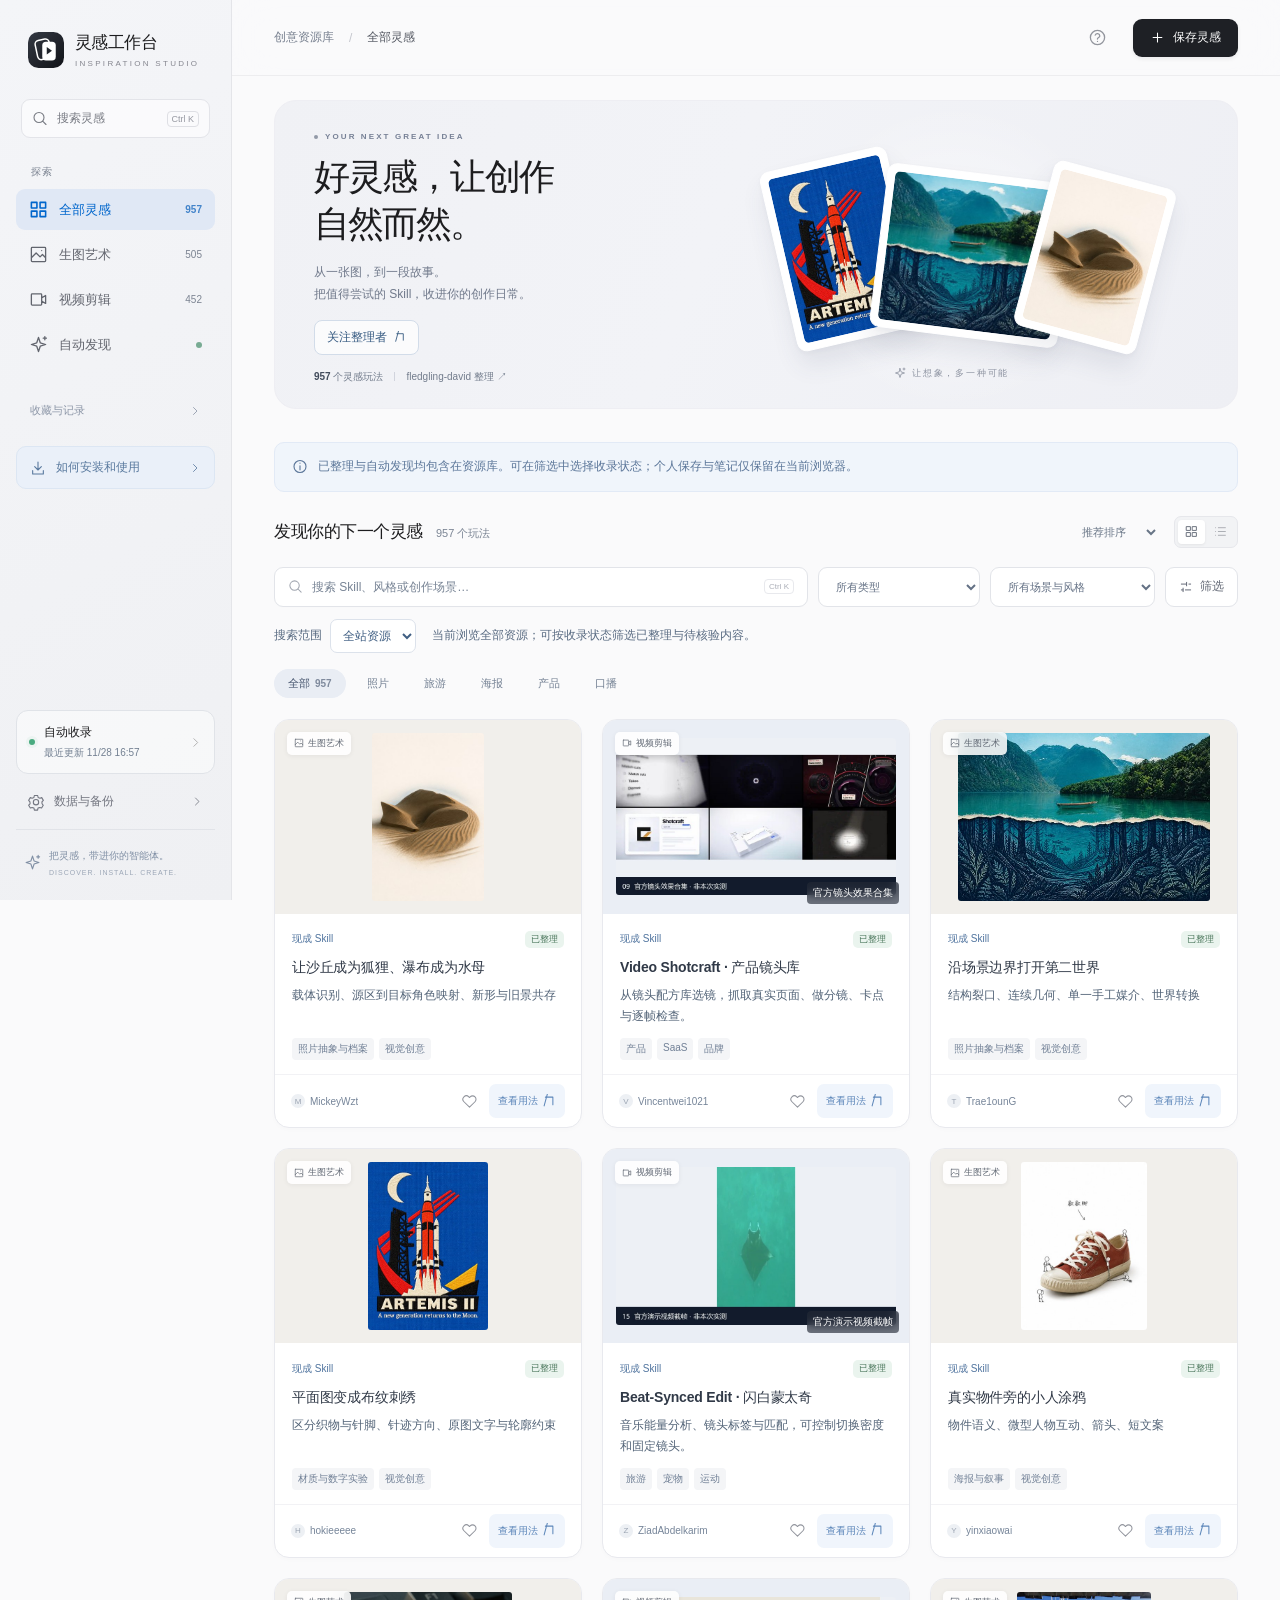
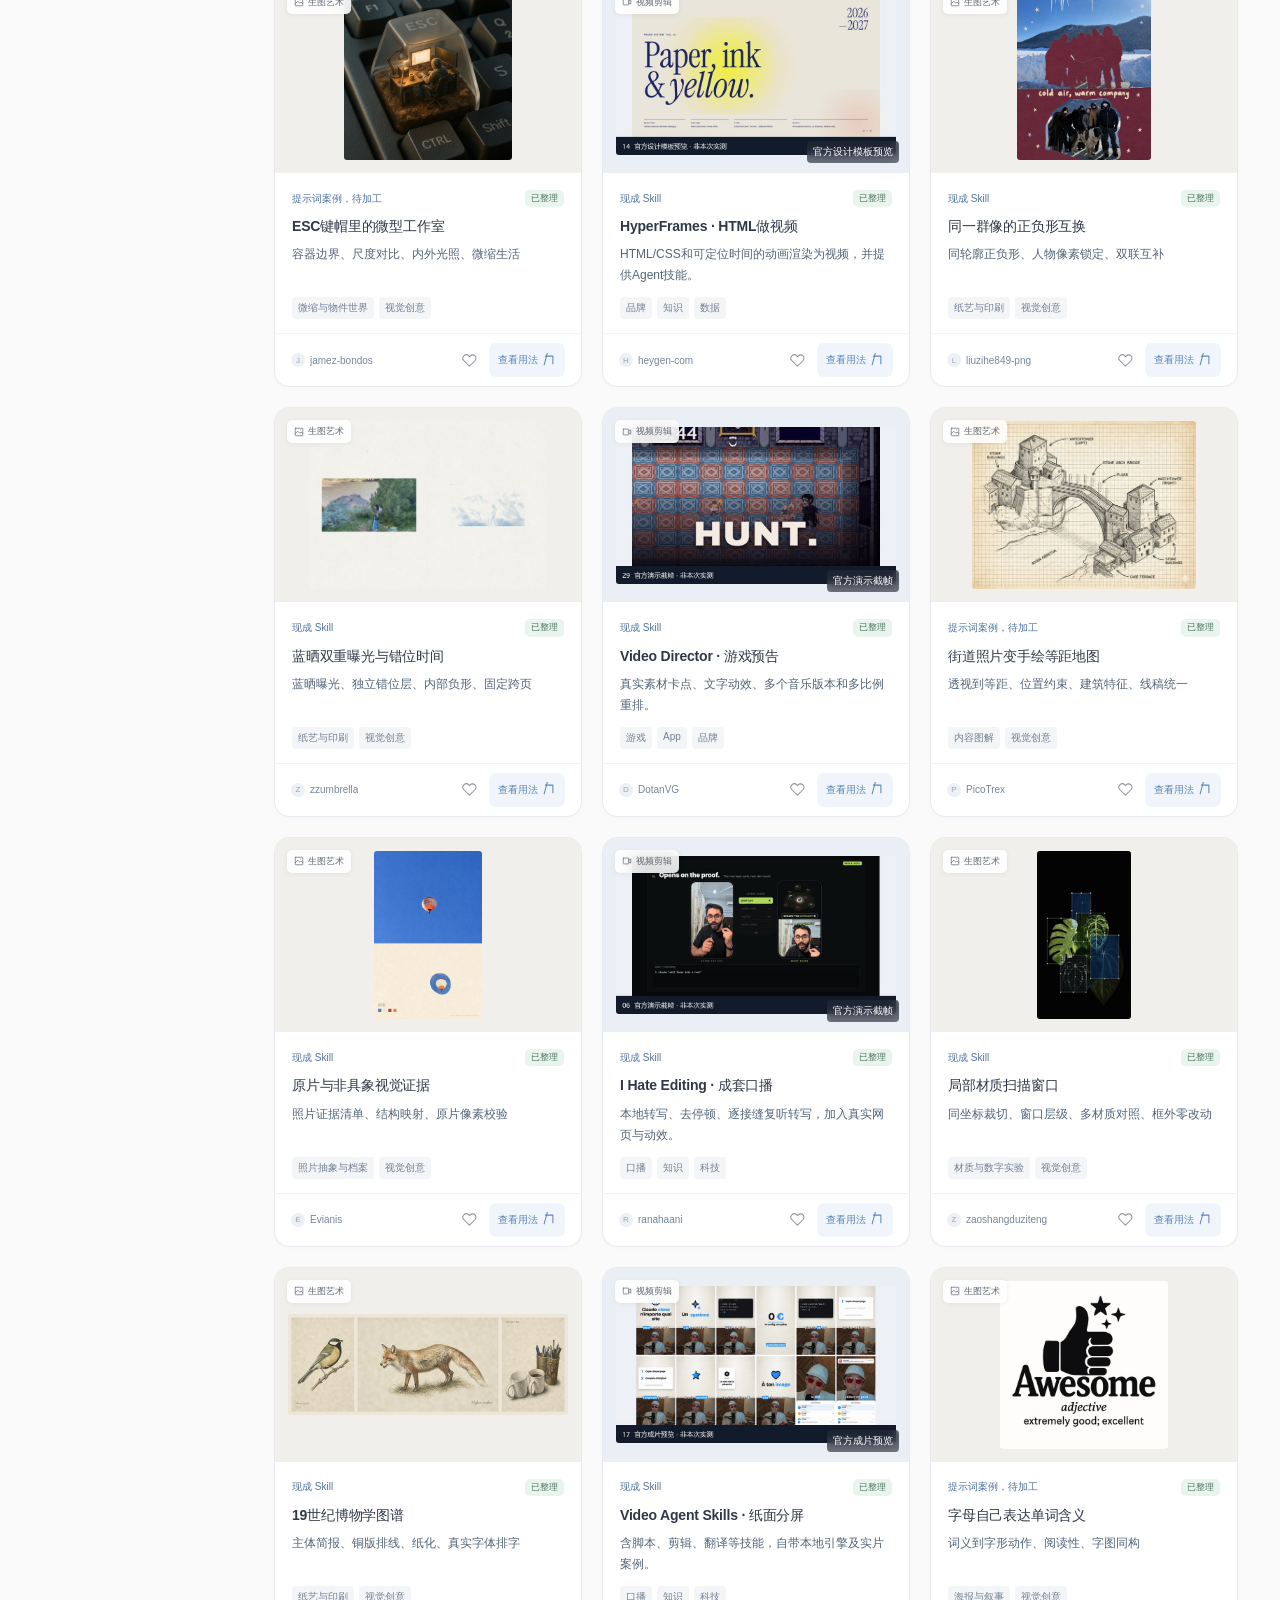
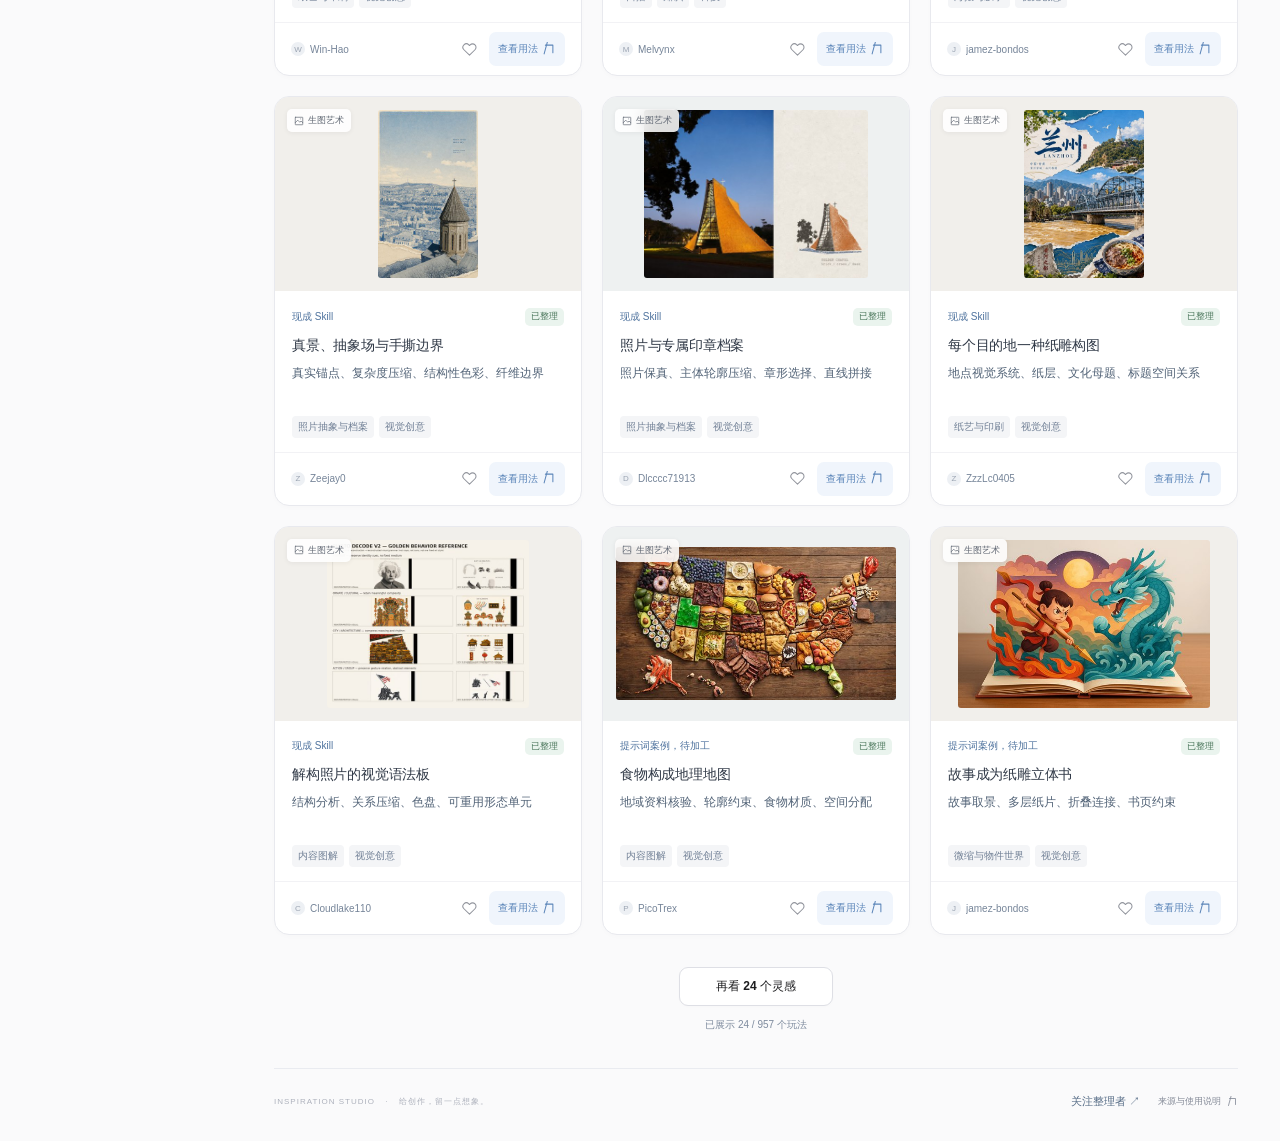
<file: docs/index.html>
<!doctype html>
<html lang="zh-CN">
<head>
  <meta charset="utf-8"><meta name="viewport" content="width=device-width, initial-scale=1">
  <meta name="theme-color" content="#f6f7f9"><meta name="description" content="生图与视频剪辑，一站收录。发现创意，收藏灵感，把喜欢的玩法带进下一次创作。">
  <title>灵感工作台 · Inspiration Studio</title>
  <link rel="icon" href="assets/mark.svg" type="image/svg+xml"><link rel="stylesheet" href="styles.css?v=discovery-2">
</head>
<body>
  <a class="skip" href="#main">跳到资源列表</a>
  <div id="sidebar-backdrop"></div>
  <aside class="sidebar" id="sidebar" aria-label="工作台导航">
    <a class="brand" href="#all"><img src="assets/mark.svg" width="36" height="36" alt=""><span>灵感工作台<small>INSPIRATION STUDIO</small></span></a>
    <button class="nav-search" id="sidebar-search"><span data-icon="search"></span><span>搜索灵感</span><kbd>Ctrl K</kbd></button>
    <p class="nav-label">探索</p>
    <nav id="primary-nav">
      <a href="#all" data-nav="all"><span data-icon="grid"></span>全部灵感<span class="nav-count" id="count-all">—</span></a>
      <a href="#image" data-nav="image"><span data-icon="image"></span>生图艺术<span class="nav-count" id="count-image">—</span></a>
      <a href="#video" data-nav="video"><span data-icon="video"></span>视频剪辑<span class="nav-count" id="count-video">—</span></a>
      <a href="#discover" data-nav="discover"><span data-icon="sparkles"></span>自动发现<span class="discovery-dot"></span></a>
    </nav>
    <details class="personal-space"><summary>收藏与记录<span data-icon="chevron"></span></summary>
    <nav>
      <a href="#favorites" data-nav="favorites"><span data-icon="heart"></span>我的收藏<span class="nav-count" id="count-favorites">0</span></a>
      <a href="#history" data-nav="history"><span data-icon="clock"></span>最近浏览</a>
      <a href="#workflow" data-nav="workflow"><span data-icon="layers"></span>创作清单<span class="nav-count" id="count-workflow">0</span></a>
    </nav>
    </details>
    <button class="installation-guide-nav" id="installation-guide-open"><span data-icon="download"></span>如何安装和使用<span data-icon="chevron"></span></button>
    <div class="sidebar-bottom">
      <button id="collector-nav" class="collector-mini"><span class="status-light"></span><span>自动收录<small id="sidebar-sync">读取运行记录…</small></span><span data-icon="chevron"></span></button>
      <button class="settings-nav" id="settings-open"><span data-icon="settings"></span>数据与备份<span data-icon="chevron"></span></button>
      <div class="studio-signature"><span data-icon="sparkles"></span><span>把灵感，带进你的智能体。<small>DISCOVER. INSTALL. CREATE.</small></span></div>
    </div>
  </aside>
  <div class="workspace">
    <header class="topbar">
      <div class="breadcrumbs"><button id="menu-toggle" class="icon-button mobile-menu" aria-label="打开导航" aria-expanded="false"><span data-icon="menu"></span></button><span class="crumb-root">创意资源库</span><span class="crumb-divider">/</span><strong id="breadcrumb">全部灵感</strong></div>
      <div class="top-actions"><button class="icon-button" id="help-open" aria-label="使用帮助"><span data-icon="help"></span></button><button class="primary-button" id="add-open"><span data-icon="plus"></span>保存灵感</button></div>
    </header>
    <main id="main" tabindex="-1">
      <section class="hero" id="hero">
        <div class="hero-copy"><div class="eyebrow"><span></span> YOUR NEXT GREAT IDEA</div><h1>好灵感，让创作<br>自然而然。</h1><p>从一张图，到一段故事。<br>把值得尝试的 Skill，收进你的创作日常。</p><a class="curator-follow" href="https://github.com/fledgling-david" target="_blank" rel="noopener noreferrer">关注整理者<span data-icon="arrow-up-right"></span></a><div class="hero-meta"><span><b id="hero-total">—</b> 个灵感玩法</span><i></i><a href="https://github.com/fledgling-david" target="_blank" rel="noopener noreferrer">fledgling-david 整理 ↗</a></div></div>
        <div class="hero-art" aria-label="精选灵感作品预览">
          <div class="art-orbit"></div><button class="art-card art-back" data-open="image-11" aria-label="查看布纹刺绣玩法"><img src="assets/image-11.jpg" alt="火箭刺绣海报" fetchpriority="high"></button><button class="art-card art-mid" data-open="image-23" aria-label="查看第二世界玩法"><img src="assets/image-23.jpg" alt="湖泊与抽象森林拼接作品" fetchpriority="high"></button><button class="art-card art-front" data-open="image-22" aria-label="查看沙丘与狐狸玩法"><img src="assets/image-22.jpg" alt="沙丘与狐狸的创意图像" fetchpriority="high"></button><span class="art-caption"><span data-icon="sparkles"></span> 让想象，多一种可能</span>
        </div>
      </section>
      <section class="page-heading" id="page-heading" hidden><div><p class="eyebrow" id="page-eyebrow">YOUR CREATIVE LIBRARY</p><h1 id="page-title">生图艺术</h1><p id="page-description"></p></div><button class="secondary-button" id="page-action" hidden>查看运行记录</button></section>
      <div class="collection-note" id="collection-note" hidden><span data-icon="info"></span><span id="collection-note-text"></span></div>
      <section class="library" aria-label="灵感资源">
        <div class="discovery-channels" id="discovery-channels" aria-label="自动收录方向" hidden></div>
        <div class="section-head"><div><h2 id="section-title">发现你的下一个灵感</h2><span id="result-count" aria-live="polite">正在载入…</span></div><div class="view-controls"><select id="sort" aria-label="排序方式"><option value="recommended">推荐排序</option><option value="newest">最近收录</option><option value="name">名称排序</option></select><div class="view-switch" aria-label="展示方式"><button class="active" data-view="grid" aria-label="卡片视图" aria-pressed="true"><span data-icon="grid"></span></button><button data-view="list" aria-label="列表视图" aria-pressed="false"><span data-icon="list"></span></button></div></div></div>
        <div class="filterbar"><div class="search-field"><span data-icon="search"></span><input id="search" type="search" placeholder="搜索 Skill、风格或创作场景…" aria-label="搜索资源"><kbd>Ctrl K</kbd></div><select id="kind-filter" aria-label="资源类型"><option value="">所有类型</option></select><select id="category-filter" aria-label="场景与风格"><option value="">所有场景与风格</option></select><button id="more-filters" class="filter-toggle" aria-expanded="false"><span data-icon="sliders"></span><span>筛选</span><span id="filter-dot" hidden></span></button></div>
        <div id="extra-filters" hidden><label><input id="has-image" type="checkbox">只看有样图</label><select id="verification-filter" aria-label="收录状态"><option value="">全部收录状态</option><option value="curated">已整理</option><option value="discover">待核验</option><option value="personal">手动收录</option></select><select id="review-filter" aria-label="个人整理状态"><option value="">个人整理状态</option><option>待筛选</option><option>值得研究</option><option>已整理</option><option>跳过</option></select><button id="reset-filters" class="text-button">重置筛选</button><button id="export-filtered" class="text-button"><span data-icon="download"></span>导出当前结果</button></div>
        <div class="search-context"><label for="search-scope">搜索范围<select id="search-scope"><option value="global">全站资源</option><option value="current">当前栏目</option></select></label><span id="search-context-text" aria-live="polite"></span></div>
        <div id="active-filters" class="active-filters" aria-label="已选条件" hidden></div>
        <div class="topic-chips" id="topic-chips" aria-label="快捷场景筛选"></div>
        <div id="load-error" class="notice" hidden></div>
        <div class="resource-grid" id="resource-grid" aria-live="polite" aria-busy="true"><div class="skeleton"></div><div class="skeleton"></div><div class="skeleton"></div></div>
        <div class="empty-state" id="empty-state" hidden><span data-icon="search"></span><h3 id="empty-title">没有找到匹配的灵感</h3><p id="empty-description">试试其他关键词，或清除筛选条件。</p><button id="empty-action" class="secondary-button">清除筛选</button></div>
        <div class="load-more-wrap"><button class="secondary-button" id="load-more" hidden>加载更多</button><span id="loaded-count"></span></div>
      </section>
      <footer><span>INSPIRATION STUDIO <i>·</i> 给创作，留一点想象。</span><div class="footer-links"><a href="https://github.com/fledgling-david" target="_blank" rel="noopener noreferrer">关注整理者 ↗</a><button class="text-button" id="footer-sources">来源与使用说明<span data-icon="arrow-up-right"></span></button></div></footer>
    </main>
  </div>
  <dialog aria-label="玩法详情" id="detail-dialog" class="detail-dialog"><div id="detail-content"></div></dialog>
  <dialog aria-label="效果图预览" id="image-dialog" class="image-dialog"><button class="close-button" aria-label="关闭图片预览" data-close="image-dialog"><span data-icon="close"></span></button><img id="full-image" alt=""><p id="full-image-credit"></p></dialog>
  <dialog aria-label="保存到我的灵感" id="add-dialog" class="small-dialog"><div class="dialog-heading"><div><p class="eyebrow">SAVE SOMETHING GOOD</p><h2>把灵感留在这里。</h2></div><button class="icon-button" data-close="add-dialog" aria-label="关闭"><span data-icon="close"></span></button></div><p class="dialog-intro">将项目、小红书或 X 里的好创意保存到自己的收藏，仅当前浏览器可见，不会提交到公共资源库。</p><form id="add-form"><label>项目 / 作品地址<input id="add-url" type="url" placeholder="https://…" required maxlength="2000"></label><label>给灵感起个名字<input id="add-title" placeholder="例如：一张旅行照片的另一种可能" required maxlength="180"></label><div class="form-row"><label>创作方向<select id="add-media"><option value="image">生图艺术</option><option value="video">视频剪辑</option></select></label><label>场景标签<input id="add-category" placeholder="如：旅行、海报" maxlength="80"></label></div><label>提示词 / 玩法<textarea id="add-prompt" rows="3" placeholder="记下你喜欢的创作方式，或下次想试的提示词。" maxlength="20000"></textarea></label><label>公开样图地址 <small>选填</small><input id="add-image" type="url" placeholder="https://…" maxlength="2000"></label><p class="form-error" id="add-error" role="alert"></p><div class="form-foot"><span>保存在当前浏览器，可随时导出</span><button class="primary-button" type="submit">保存灵感<span data-icon="arrow-right"></span></button></div></form></dialog>
  <dialog aria-label="数据与备份" id="settings-dialog" class="small-dialog"><div class="dialog-heading"><div><p class="eyebrow">YOUR SPACE, YOUR DATA</p><h2>数据与备份</h2></div><button class="icon-button" data-close="settings-dialog" aria-label="关闭"><span data-icon="close"></span></button></div><p class="dialog-intro">收藏、笔记与创作清单保存在当前浏览器。换设备或更换访问地址前，先导出一份备份。</p><div class="settings-stats" id="settings-stats"></div><div class="settings-actions"><button class="settings-row" id="export-backup"><span data-icon="download"></span><span><b>导出我的工作台</b><small>收藏、笔记、收录链接、创作清单</small></span><span data-icon="chevron"></span></button><button class="settings-row" id="import-backup"><span data-icon="upload"></span><span><b>导入备份 / 迁移旧收藏</b><small>兼容原生图图录 JSON 与旧剪辑收藏</small></span><span data-icon="chevron"></span></button><button class="settings-row" id="export-resources"><span data-icon="layers"></span><span><b>导出全部资源</b><small>完整结构化 JSON，方便后续制作 Skill</small></span><span data-icon="chevron"></span></button></div><p class="settings-tip" id="migration-status">同一访问地址下的旧版收藏会自动迁移；其他地址可通过备份文件导入。</p><input id="import-file" type="file" accept="application/json,.json" hidden></dialog>
  <dialog aria-label="收录动态" id="status-dialog" class="small-dialog"><div class="dialog-heading"><div><p class="eyebrow">AUTOMATIC DISCOVERY</p><h2>收录动态</h2></div><button class="icon-button" data-close="status-dialog" aria-label="关闭"><span data-icon="close"></span></button></div><div id="status-content"></div></dialog>
  <dialog aria-label="使用帮助" id="help-dialog" class="small-dialog"><div class="dialog-heading"><div><p class="eyebrow">A LITTLE GUIDE</p><h2>从喜欢，到开始。</h2></div><button class="icon-button" data-close="help-dialog" aria-label="关闭"><span data-icon="close"></span></button></div><div class="help-steps"><div><b>01</b><span><strong>找到适合的玩法</strong><p>全部灵感包含已整理与每日自动收录的案例，也可按生图、剪辑或收录状态筛选。待核验案例尚未逐项验证；点击卡片查看来源和运行条件。</p></span></div><div><b>02</b><span><strong>留下灵感</strong><p>在详情中选择智能体，带上安装请求；收藏与笔记可在「收藏与记录」中使用。</p></span></div><div><b>03</b><span><strong>带进下一次创作</strong><p>在智能体中发送安装请求，按提示提供素材。安装过的 Skill 可以直接使用案例里的提示词。</p></span></div></div><div class="notice">这里是创意资源库。样图来自原作者或明确标注的流程示意，项目依赖与验证情况可在详情查看。</div><div id="source-libraries"></div></dialog>
  <dialog aria-label="如何安装和使用" id="installation-guide" class="small-dialog installation-guide"><div class="dialog-heading"><div><p class="eyebrow">FROM INSPIRATION TO CREATION</p><h2>看到喜欢的，就去试试。</h2></div><button class="icon-button" data-close="installation-guide" aria-label="关闭安装指南"><span data-icon="close"></span></button></div><div class="help-steps"><div><b>01</b><span><strong>打开案例，选择智能体</strong><p>在详情的「安装并使用」里选择 Codex、Cursor、Claude Code 或其他智能体。</p></span></div><div><b>02</b><span><strong>把安装请求带过去</strong><p>Codex、Cursor 支持唤起应用并预填请求；在应用中发送后才会执行。其他智能体可直接复制请求并粘贴。</p></span></div><div><b>03</b><span><strong>提供素材，开始创作</strong><p>智能体会定位对应技能、检查依赖，并告诉你需要提供什么。已有 Skill 可直接使用案例里的提示词。</p></span></div></div><div class="notice">提示词案例无需安装；工具和工作流按原项目配置。网页无法读取你的本机安装状态，完成后可在智能体里确认。</div><div class="source-list"><a href="https://learn.chatgpt.com/docs/app/commands" target="_blank" rel="noopener noreferrer">Codex 官方启动说明 ↗</a><a href="https://prod.cursor.com/docs/reference/deeplinks" target="_blank" rel="noopener noreferrer">Cursor 官方启动说明 ↗</a><a href="https://github.com/vercel-labs/skills" target="_blank" rel="noopener noreferrer">通用 Skill 安装工具 · 支持多个智能体 ↗</a></div></dialog>
  <div id="toast" role="status" aria-live="polite"></div>
  <script src="discovery.js?v=discovery-2" defer></script><script src="install.js" defer></script><script src="install-ui.js" defer></script><script src="app.js?v=discovery-2" defer></script>
</body></html>
</file>
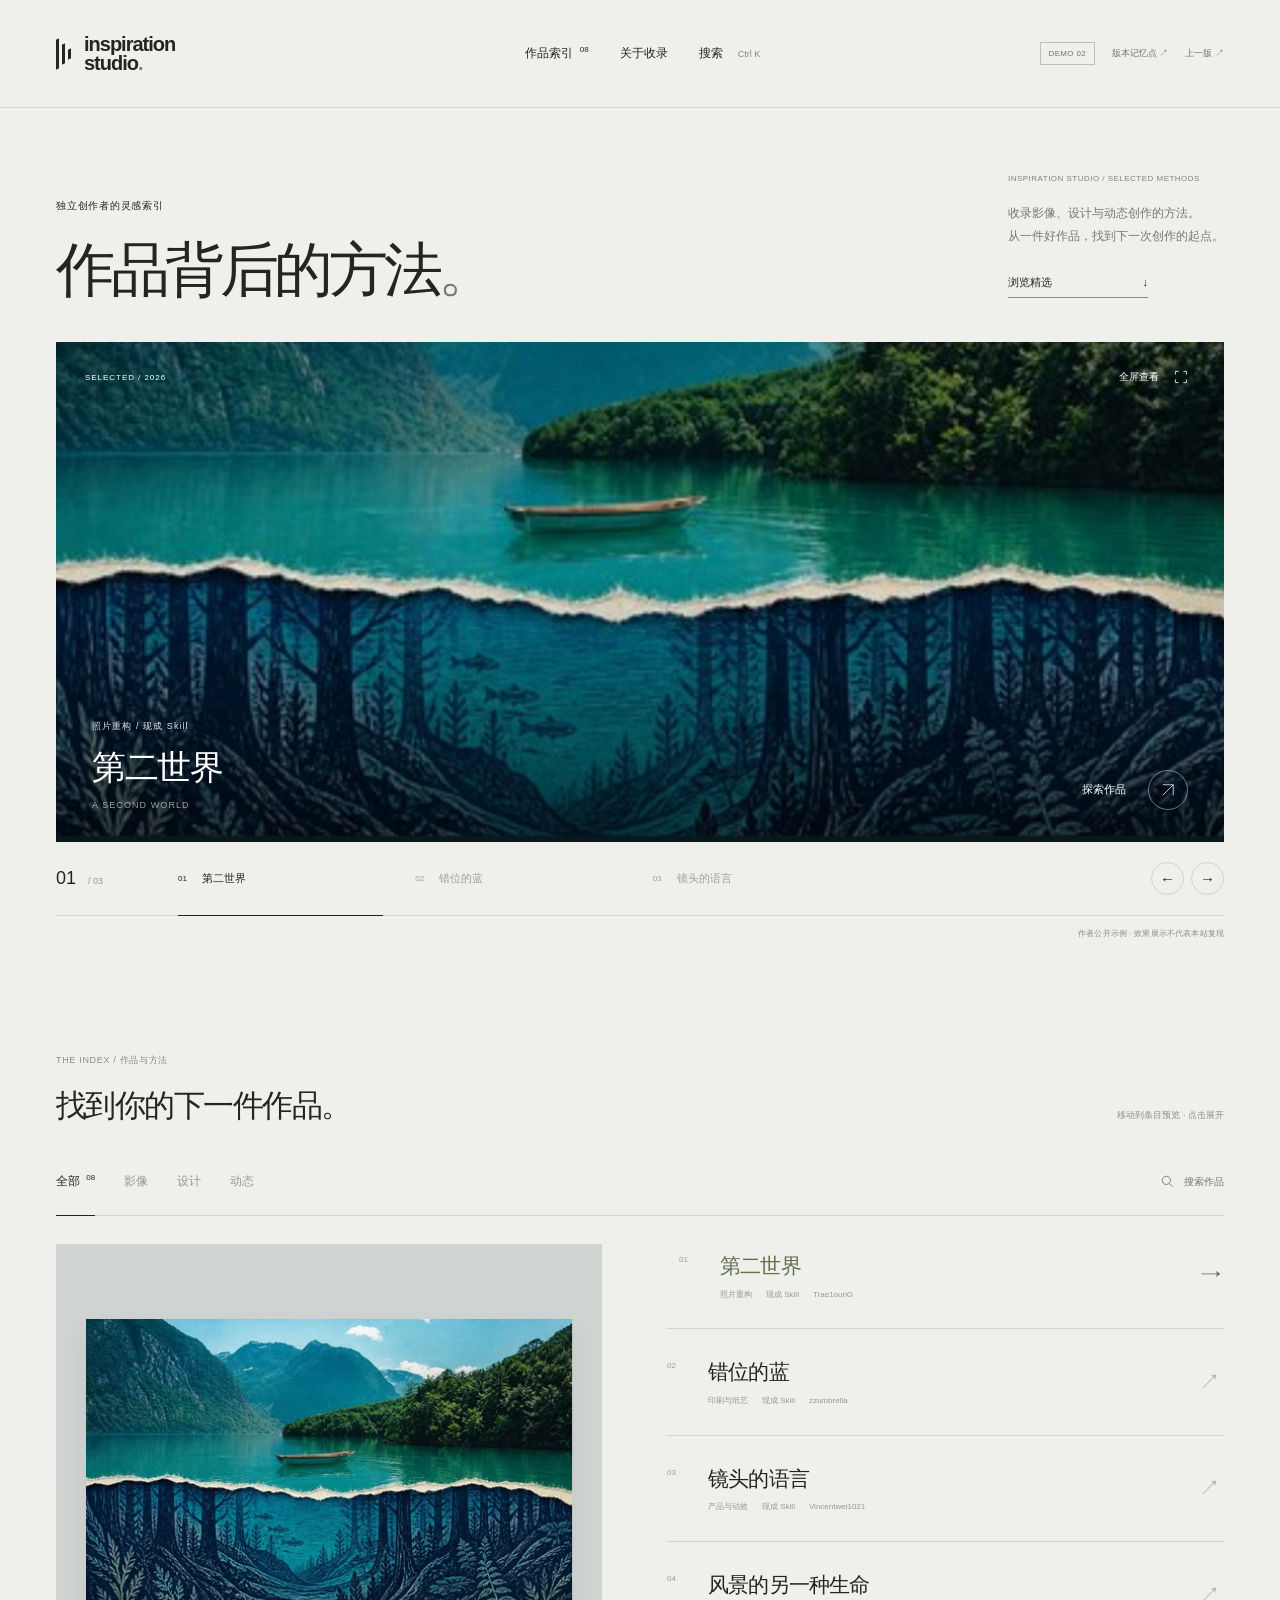
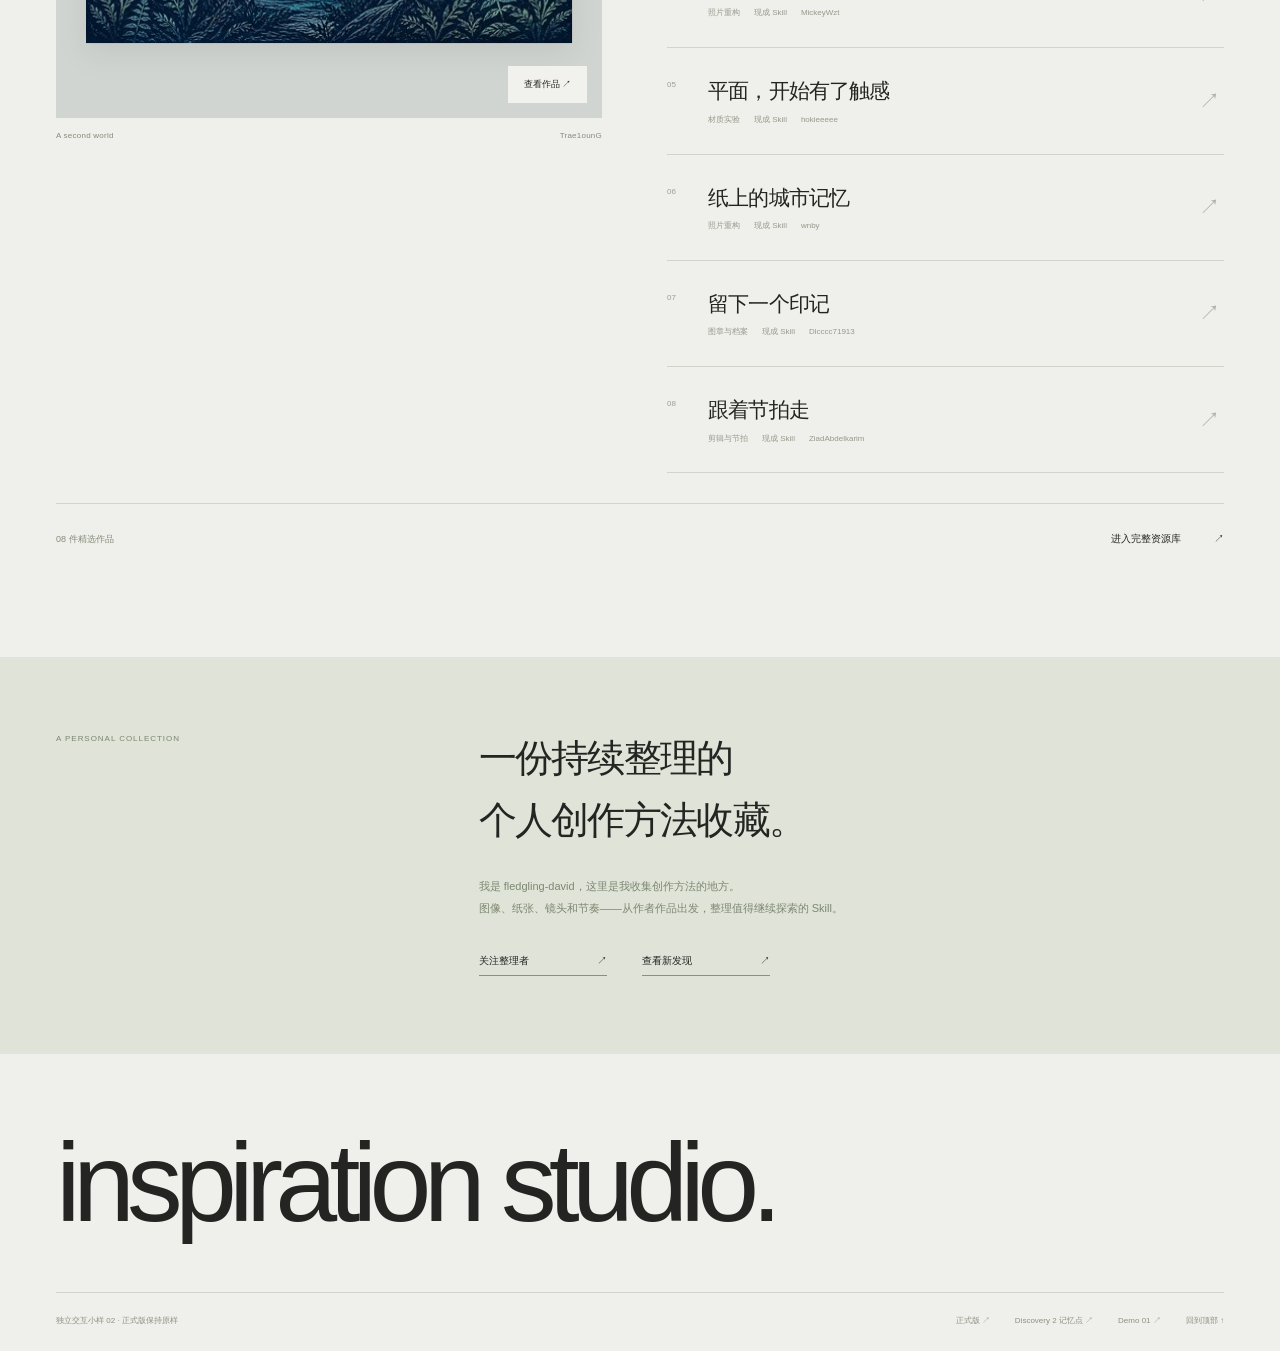
<file: docs/demo-v2/index.html>
<!doctype html>
<html lang="zh-CN"><head><meta charset="utf-8"><meta name="viewport" content="width=device-width,initial-scale=1"><meta name="theme-color" content="#efefeb"><meta name="robots" content="noindex"><meta name="description" content="Inspiration Studio 独立交互小样 02。探索影像、设计和视频创作的 Skill。"><title>Inspiration Studio — 交互小样 02</title><link rel="icon" href="../assets/mark.svg"><link rel="stylesheet" href="studio.css?v=2"></head>
<body><a class="skip" href="#main">跳到内容</a><div class="reading-progress" aria-hidden="true"></div>
<header class="site-header"><a class="wordmark" href="./" aria-label="Inspiration Studio 首页"><span class="brand-mark" aria-hidden="true"><i></i><i></i><i></i></span><span>inspiration<br>studio<span class="brand-period">.</span></span></a><nav class="main-nav" aria-label="主导航"><a href="#index">作品索引 <span>08</span></a><a href="#about">关于收录</a><button class="search-open" data-search-open aria-label="搜索作品">搜索 <span>⌘ K</span></button></nav><div class="version-nav"><span class="version-label">DEMO 02</span><a href="../checkpoints/discovery-2/">版本记忆点 ↗</a><a href="../demo/">上一版 ↗</a></div></header>
<main id="main"><section class="intro shell"><div class="intro-heading"><p class="section-kicker">独立创作者的灵感索引</p><h1>作品背后的方法<span>。</span></h1></div><div class="intro-aside"><span class="edition">INSPIRATION STUDIO / SELECTED METHODS</span><p>收录影像、设计与动态创作的方法。<br>从一件好作品，找到下一次创作的起点。</p><a class="line-link" href="#index">浏览精选 <span>↓</span></a></div></section>
<section class="showcase shell" aria-label="精选作品展台"><div class="stage" id="stage" tabindex="0" aria-label="精选作品，使用左右方向键切换"><div class="stage-images" id="stage-images"></div><div class="stage-shade"></div><div class="stage-top"><span>SELECTED / 2026</span><button class="stage-expand" data-open-feature aria-label="展开当前作品">全屏查看 <svg viewBox="0 0 20 20" aria-hidden="true"><path d="M7 3H3v4M13 3h4v4M3 13v4h4m10-4v4h-4"/></svg></button></div><div class="stage-bottom"><div class="stage-text"><span class="stage-category" id="stage-category"></span><h2 id="stage-title"></h2><p id="stage-subtitle"></p></div><button class="stage-enter" data-open-feature aria-label="查看当前作品详情"><span>探索作品</span><svg viewBox="0 0 24 24" aria-hidden="true"><path d="M5 19 19 5M5 5h14v14"/></svg></button></div><div class="stage-cursor" aria-hidden="true">VIEW<br>↗</div></div><div class="stage-controls"><span class="slide-number"><b id="slide-number">01</b><span>/ 03</span></span><div class="slide-tabs" role="group" aria-label="切换精选作品"><button data-slide="0" aria-pressed="true"><span>01</span> 第二世界<i></i></button><button data-slide="1" aria-pressed="false"><span>02</span> 错位的蓝<i></i></button><button data-slide="2" aria-pressed="false"><span>03</span> 镜头的语言<i></i></button></div><div class="slide-arrows"><button id="previous-slide" aria-label="上一个精选作品">←</button><button id="next-slide" aria-label="下一个精选作品">→</button></div></div><p class="image-note">作者公开示例 · 效果展示不代表本站复现</p></section>
<section class="index-section shell" id="index"><div class="index-heading"><div><p class="section-kicker">THE INDEX / 作品与方法</p><h2>找到你的下一件作品。</h2></div><span class="index-hint">移动到条目预览 · 点击展开</span></div><div class="index-toolbar"><div class="filters" role="group" aria-label="作品分类"><button data-filter="all" aria-pressed="true">全部 <sup>08</sup></button><button data-filter="image" aria-pressed="false">影像</button><button data-filter="design" aria-pressed="false">设计</button><button data-filter="video" aria-pressed="false">动态</button></div><button class="index-search" data-search-open aria-label="搜索八个精选作品"><svg viewBox="0 0 20 20" aria-hidden="true"><circle cx="8.5" cy="8.5" r="5.5"/><path d="m13 13 4 4"/></svg><span>搜索作品</span></button></div><div class="index-layout"><div class="index-preview"><div class="preview-frame" id="preview-frame"><img id="preview-image" src="../assets/image-23.jpg" alt="第二世界作者示例" loading="lazy"><button class="preview-open" id="preview-open" aria-label="展开预览作品">查看作品 ↗</button></div><div class="preview-caption"><span id="preview-en">A second world</span><span id="preview-author">Trae1ounG</span></div></div><div class="work-list" id="work-list"></div></div><div class="index-foot"><span id="result-count" aria-live="polite">08 件精选作品</span><a class="line-link" href="../?v=discovery-2#all">进入完整资源库 <span>↗</span></a></div></section>
<section class="about-section" id="about"><div class="shell about-layout"><p class="section-kicker">A PERSONAL COLLECTION</p><div><h2>一份持续整理的<br>个人创作方法收藏。</h2><p>我是 fledgling-david，这里是我收集创作方法的地方。<br>图像、纸张、镜头和节奏——从作者作品出发，整理值得继续探索的 Skill。</p><div class="about-links"><a class="line-link" href="https://github.com/fledgling-david" target="_blank" rel="noopener noreferrer">关注整理者 <span>↗</span></a><a class="line-link" href="../?v=discovery-2#discover">查看新发现 <span>↗</span></a></div></div></div></section></main>
<footer class="shell"><div class="footer-wordmark">inspiration studio.</div><div class="footer-bottom"><span>独立交互小样 02 · 正式版保持原样</span><nav aria-label="版本导航"><a href="../?v=discovery-2">正式版 ↗</a><a href="../checkpoints/discovery-2/">Discovery 2 记忆点 ↗</a><a href="../demo/">Demo 01 ↗</a><a href="#main">回到顶部 ↑</a></nav></div></footer>
<dialog id="work-dialog" aria-labelledby="detail-title"><div class="detail-shell"><div class="detail-visual" id="detail-visual"><img id="detail-image" alt=""><div class="detail-visual-meta"><span>AUTHOR'S SHOWCASE</span><span>作者示例</span></div><button class="close-mobile" data-close-work aria-label="关闭作品">✕</button></div><div class="detail-content"><div class="detail-topline"><span id="detail-number"></span><button class="close-desktop" data-close-work aria-label="关闭作品详情">关闭 <span>✕</span></button></div><p class="detail-label" id="detail-label"></p><h2 id="detail-title"></h2><p class="detail-en" id="detail-en"></p><p class="detail-desc" id="detail-desc"></p><dl class="detail-facts"><div><dt>原作者</dt><dd><a id="detail-source" target="_blank" rel="noopener noreferrer"></a></dd></div><div><dt>你需要准备</dt><dd id="detail-input"></dd></div><div><dt>使用环境</dt><dd id="detail-needs"></dd></div><div><dt>收录核验</dt><dd id="detail-verification"></dd></div><div><dt>授权说明</dt><dd id="detail-license"></dd></div></dl><a class="install-link" id="detail-install">查看使用与安装指引 <span>↗</span></a><p class="detail-note">效果图为作者公开示例，未由本站逐项复现。</p><div class="detail-navigation"><button id="detail-prev" aria-label="查看上一个作品">← 上一个</button><button id="detail-next" aria-label="查看下一个作品">下一个 →</button></div></div></div></dialog>
<dialog id="search-dialog" aria-labelledby="search-title"><div class="search-top"><h2 id="search-title">搜索精选作品</h2><button id="search-close" aria-label="关闭搜索">ESC <span>✕</span></button></div><label class="search-input-wrap"><svg viewBox="0 0 24 24" aria-hidden="true"><circle cx="10" cy="10" r="6"/><path d="m15 15 5 5"/></svg><input id="search-input" type="search" autocomplete="off" aria-label="输入作品、场景或 Skill 名称" placeholder="作品、场景、Skill 名称…"></label><div class="search-results" id="search-results" aria-live="polite"></div><p class="search-foot">搜索本次小样的 8 件作品。完整内容请进入正式版。</p></dialog><noscript><p class="shell">作品浏览需要 JavaScript。<a href="../?v=discovery-2">进入正式版 ↗</a></p></noscript><script src="studio.js?v=2"></script></body></html>
</file>
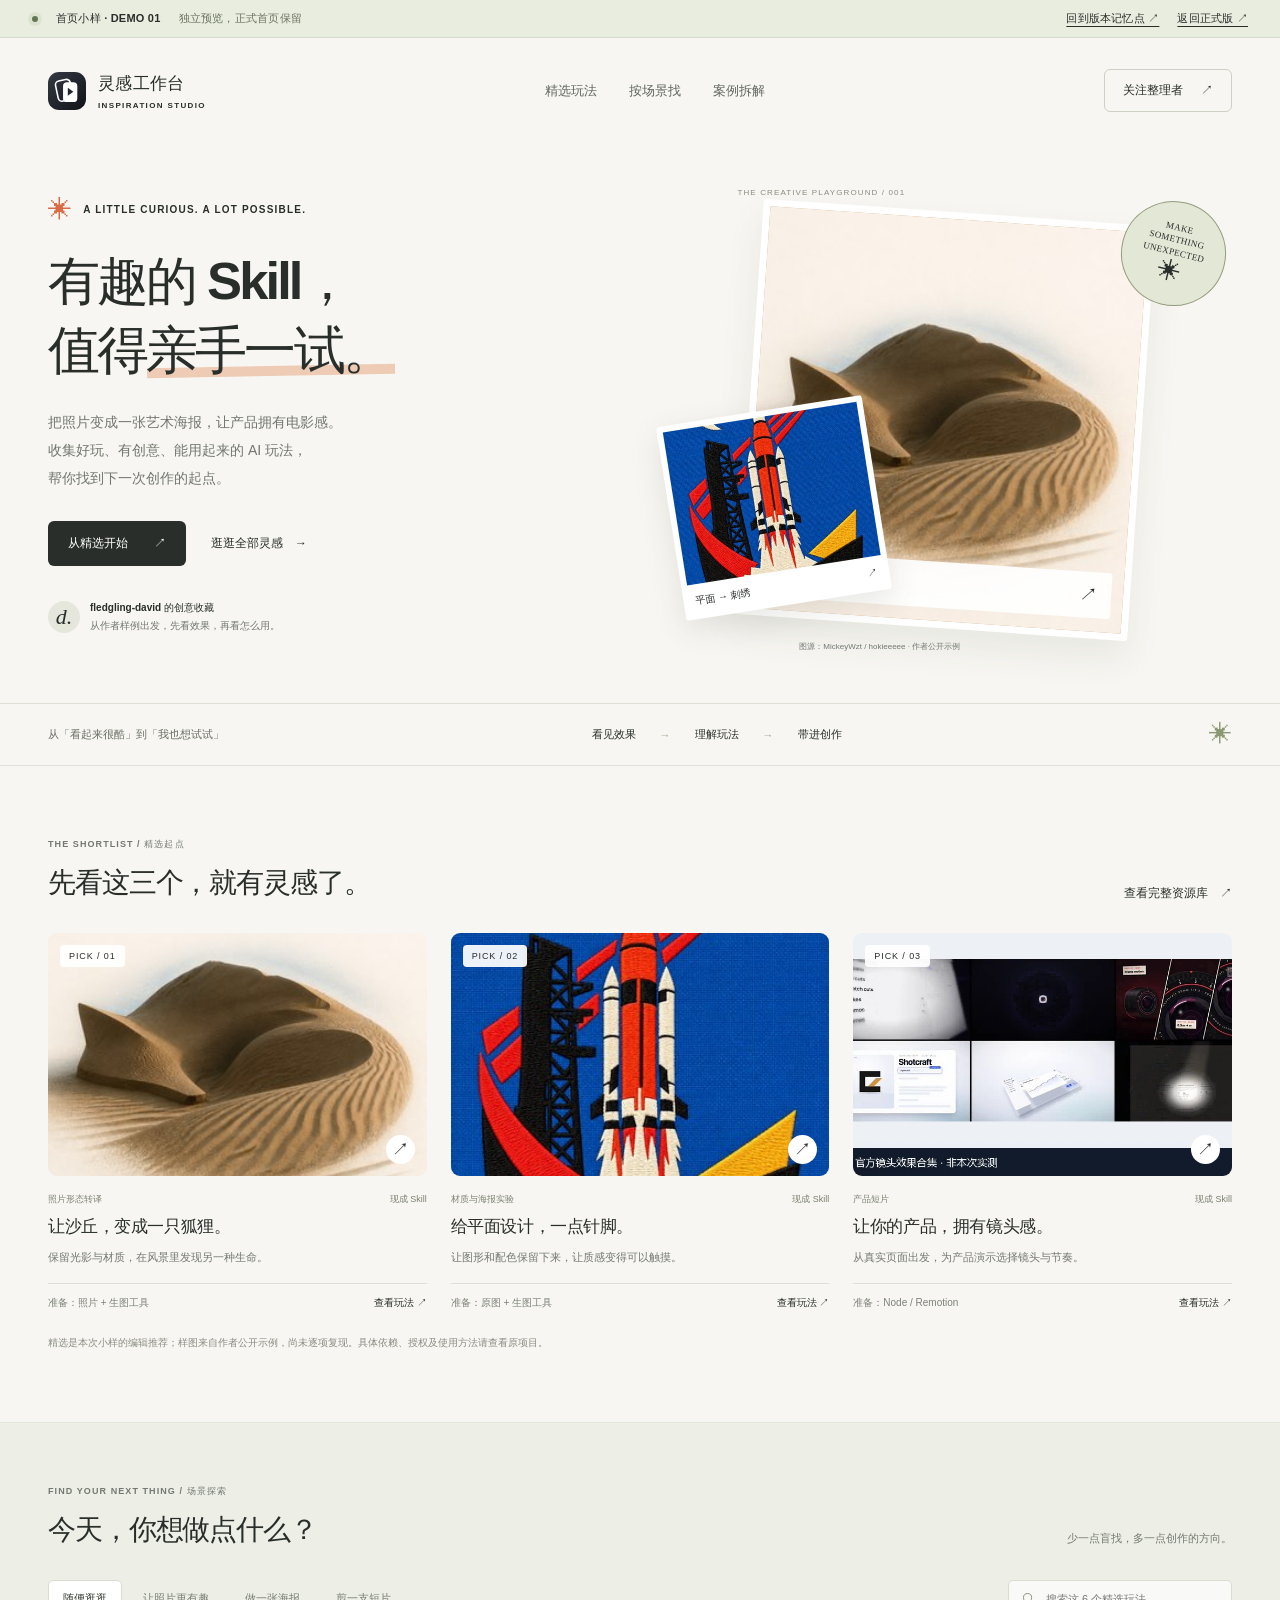
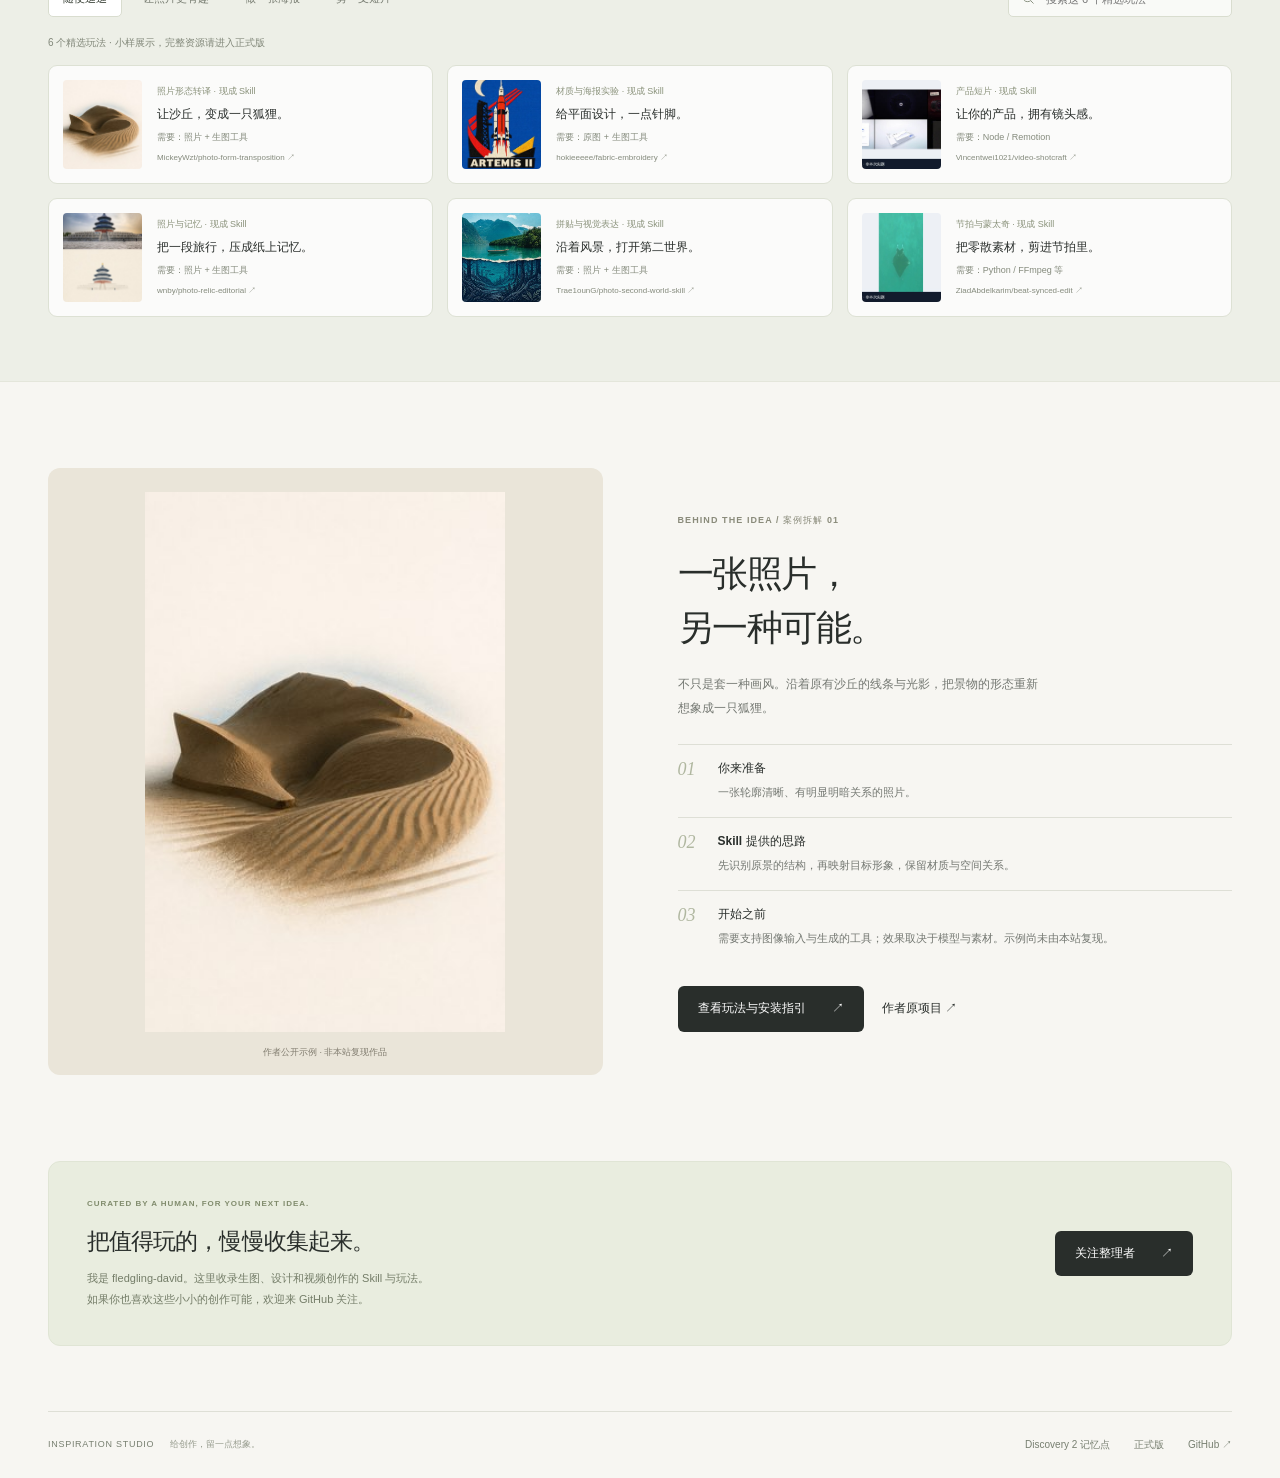
<file: docs/demo/index.html>
<!doctype html>
<html lang="zh-CN"><head><meta charset="utf-8"><meta name="viewport" content="width=device-width,initial-scale=1"><meta name="theme-color" content="#f7f6f2"><meta name="description" content="Inspiration Studio 独立首页小样。发现有趣、有创意、能用起来的 Skill。"><meta name="robots" content="noindex"><title>首页小样 · Inspiration Studio</title><link rel="icon" href="../assets/mark.svg" type="image/svg+xml"><link rel="stylesheet" href="demo.css?v=1"></head>
<body><a class="skip" href="#main">跳到主要内容</a>
<div class="preview-bar"><div><span class="preview-dot"></span><b>首页小样 · DEMO 01</b><span class="preview-note">独立预览，正式首页保留</span></div><nav aria-label="版本切换"><a href="../checkpoints/discovery-2/">回到版本记忆点 ↗</a><a href="../?v=discovery-2">返回正式版 ↗</a></nav></div>
<header class="site-header wrap"><a class="brand" href="./"><img src="../assets/mark.svg" alt="" width="38" height="38"><span>灵感工作台<small>INSPIRATION STUDIO</small></span></a><nav class="main-nav" aria-label="主要导航"><a href="#picks">精选玩法</a><a href="#explore">按场景找</a><a href="#case-study">案例拆解</a></nav><a class="follow" href="https://github.com/fledgling-david" target="_blank" rel="noopener noreferrer">关注整理者 <span>↗</span></a></header>
<main id="main"><section class="hero wrap"><div class="hero-copy"><p class="eyebrow"><span class="small-star">✳</span> A LITTLE CURIOUS. A LOT POSSIBLE.</p><h1>有趣的 Skill，<br>值得<span class="highlight">亲手一试。</span></h1><p class="hero-intro">把照片变成一张艺术海报，让产品拥有电影感。<br>收集好玩、有创意、能用起来的 AI 玩法，<br class="desktop-break">帮你找到下一次创作的起点。</p><div class="hero-actions"><a class="button dark" href="#picks">从精选开始 <span>↗</span></a><a class="text-link" href="../?v=discovery-2#all">逛逛全部灵感 <span>→</span></a></div><div class="curator-note"><span class="avatar">d.</span><p><b>fledgling-david 的创意收藏</b><span>从作者样例出发，先看效果，再看怎么用。</span></p></div></div><div class="hero-stage"><span class="stage-label">THE CREATIVE PLAYGROUND / 001</span><a class="hero-work" href="#case-study"><img src="../assets/image-22.jpg" alt="作者示例：由沙丘形态转译的狐狸视觉作品" fetchpriority="high"><span class="work-label"><span>让一片沙丘，长出想象。</span><b>↗</b></span></a><a class="mini-work" href="../?v=discovery-2#all?item=image-11"><img src="../assets/image-11.jpg" alt="作者示例：火箭海报的布纹刺绣效果" fetchpriority="high"><span>平面 → 刺绣 <b>↗</b></span></a><span class="stage-stamp" aria-hidden="true">MAKE<br>SOMETHING<br>UNEXPECTED <i>✳</i></span><span class="stage-credit">图源：MickeyWzt / hokieeeee · 作者公开示例</span></div></section>
<div class="principle-strip"><div class="wrap"><span>从「看起来很酷」到「我也想试试」</span><p>看见效果 <i>→</i> 理解玩法 <i>→</i> 带进创作</p><span class="strip-star" aria-hidden="true">✳</span></div></div>
<section class="section wrap" id="picks"><div class="section-head"><div><p class="eyebrow">THE SHORTLIST / 精选起点</p><h2>先看这三个，就有灵感了。</h2></div><a class="text-link" href="../?v=discovery-2#all">查看完整资源库 <span>↗</span></a></div><div class="picks-grid" id="picks-grid"></div><p class="source-note">精选是本次小样的编辑推荐；样图来自作者公开示例，尚未逐项复现。具体依赖、授权及使用方法请查看原项目。</p></section>
<section class="explore-section" id="explore"><div class="wrap"><div class="section-head"><div><p class="eyebrow">FIND YOUR NEXT THING / 场景探索</p><h2>今天，你想做点什么？</h2></div><p class="section-caption">少一点盲找，多一点创作的方向。</p></div><div class="explore-tools"><div class="tabs" role="group" aria-label="创作场景"><button data-filter="all" aria-pressed="true">随便逛逛</button><button data-filter="photo" aria-pressed="false">让照片更有趣</button><button data-filter="design" aria-pressed="false">做一张海报</button><button data-filter="video" aria-pressed="false">剪一支短片</button></div><label class="search"><svg viewBox="0 0 24 24" aria-hidden="true"><circle cx="10.5" cy="10.5" r="6.5"/><path d="m16 16 4 4"/></svg><input id="demo-search" type="search" aria-label="搜索小样中的玩法" placeholder="搜索这 6 个精选玩法"></label></div><p class="results" id="results" aria-live="polite"></p><div class="explore-grid" id="explore-grid"></div><div class="empty" id="empty" hidden><h3>这个小样里暂时没有匹配的玩法。</h3><p>可以换一个关键词，或到正式版搜索完整资源库。</p><button class="button light" id="reset">清除条件</button><a class="text-link" id="full-search" href="../#all">去全站搜索 ↗</a></div></div></section>
<section class="section case-study wrap" id="case-study"><div class="case-visual"><img src="../assets/image-22.jpg" alt="MickeyWzt 的沙丘狐狸作者示例" loading="lazy"><div class="image-credit">作者公开示例 · 非本站复现作品</div></div><div class="case-copy"><p class="eyebrow">BEHIND THE IDEA / 案例拆解 01</p><h2>一张照片，<br>另一种可能。</h2><p class="case-intro">不只是套一种画风。沿着原有沙丘的线条与光影，把景物的形态重新想象成一只狐狸。</p><ol class="case-steps"><li><span>01</span><div><h3>你来准备</h3><p>一张轮廓清晰、有明显明暗关系的照片。</p></div></li><li><span>02</span><div><h3>Skill 提供的思路</h3><p>先识别原景的结构，再映射目标形象，保留材质与空间关系。</p></div></li><li><span>03</span><div><h3>开始之前</h3><p>需要支持图像输入与生成的工具；效果取决于模型与素材。示例尚未由本站复现。</p></div></li></ol><div class="case-links"><a class="button dark" href="../?v=discovery-2#all?item=image-22">查看玩法与安装指引 <span>↗</span></a><a class="text-link" href="https://github.com/MickeyWzt/photo-form-transposition" target="_blank" rel="noopener noreferrer">作者原项目 ↗</a></div></div></section>
<section class="curator-section wrap"><div><p class="eyebrow">CURATED BY A HUMAN, FOR YOUR NEXT IDEA.</p><h2>把值得玩的，慢慢收集起来。</h2><p>我是 fledgling-david。这里收录生图、设计和视频创作的 Skill 与玩法。<br>如果你也喜欢这些小小的创作可能，欢迎来 GitHub 关注。</p></div><a class="button dark" href="https://github.com/fledgling-david" target="_blank" rel="noopener noreferrer">关注整理者 <span>↗</span></a></section></main>
<footer class="wrap"><a class="footer-brand" href="./">INSPIRATION STUDIO <span>给创作，留一点想象。</span></a><nav aria-label="页脚"><a href="../checkpoints/discovery-2/">Discovery 2 记忆点</a><a href="../?v=discovery-2">正式版</a><a href="https://github.com/fledgling-david/inspiration-studio" target="_blank" rel="noopener noreferrer">GitHub ↗</a></nav></footer>
<noscript><p class="noscript wrap">启用 JavaScript 可查看精选列表。也可以<a href="../?v=discovery-2">直接进入正式版</a>。</p></noscript><script src="demo.js?v=1"></script></body></html>
</file>
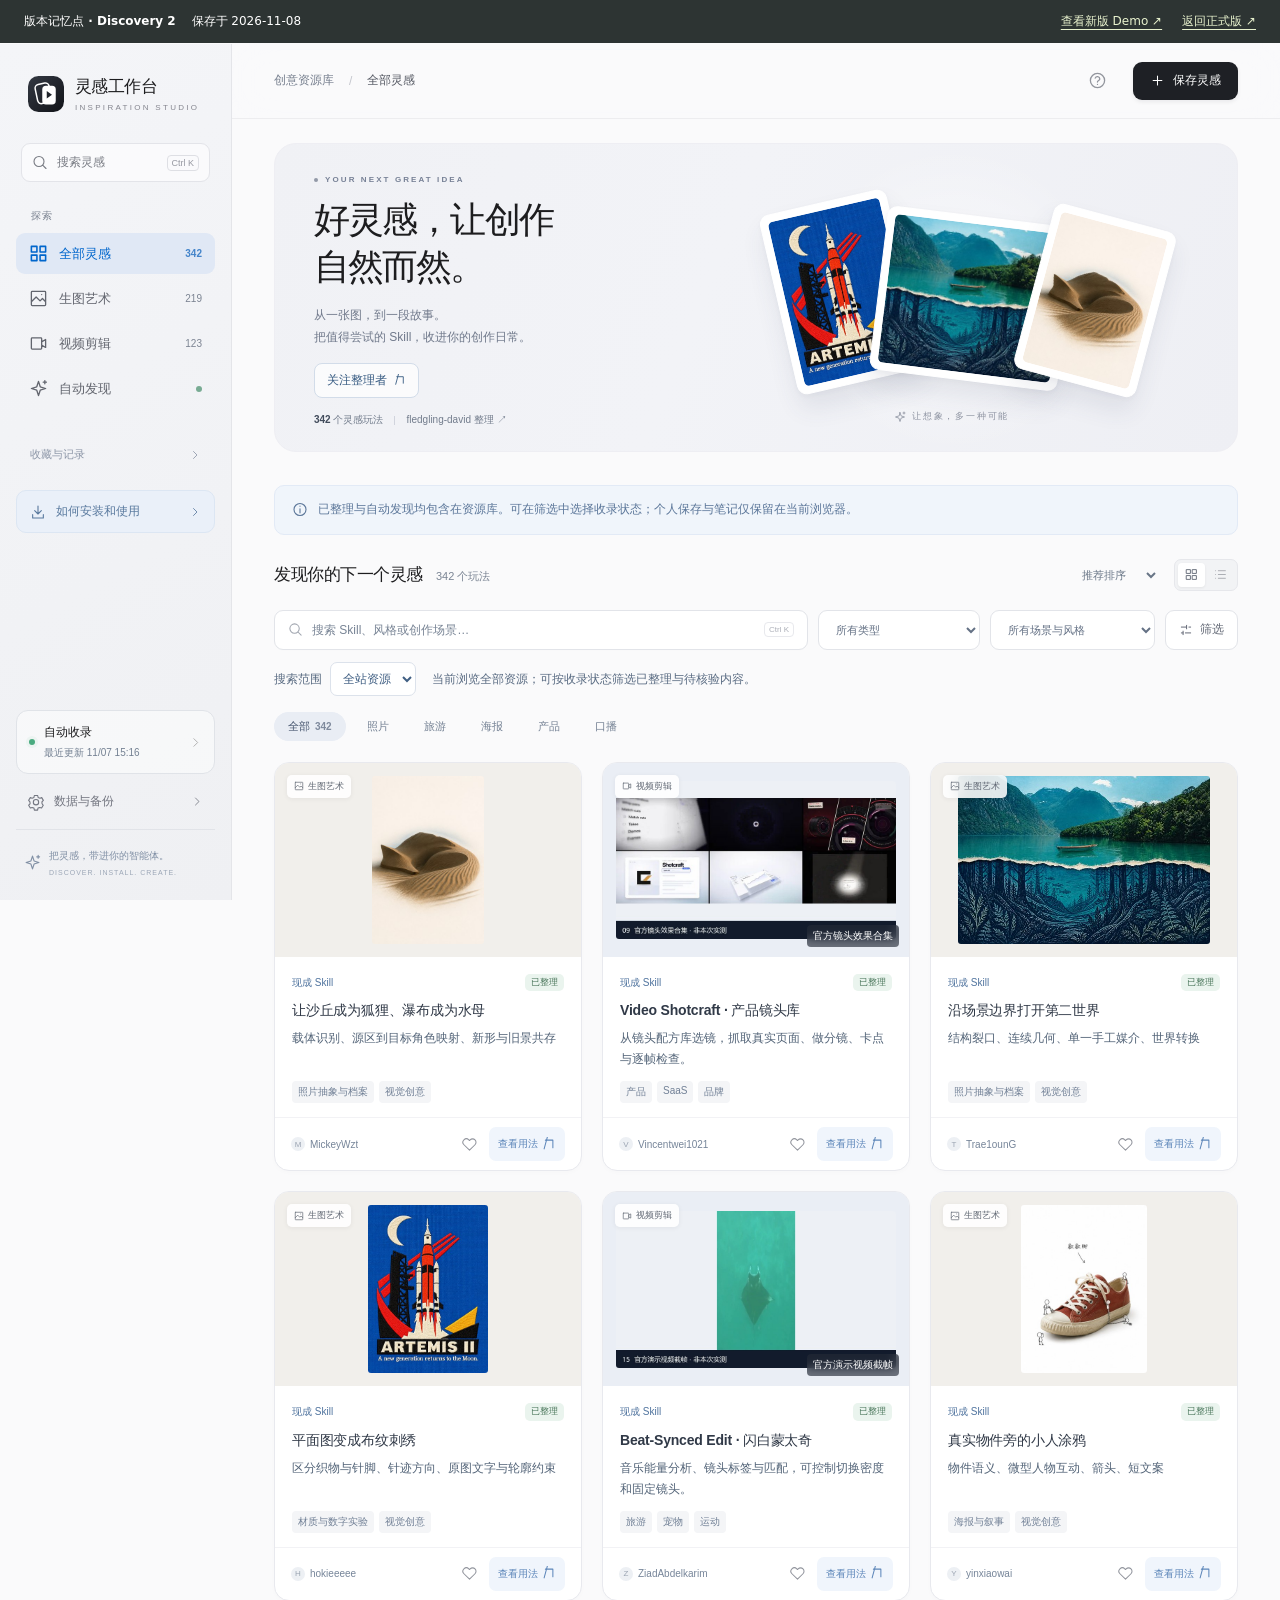
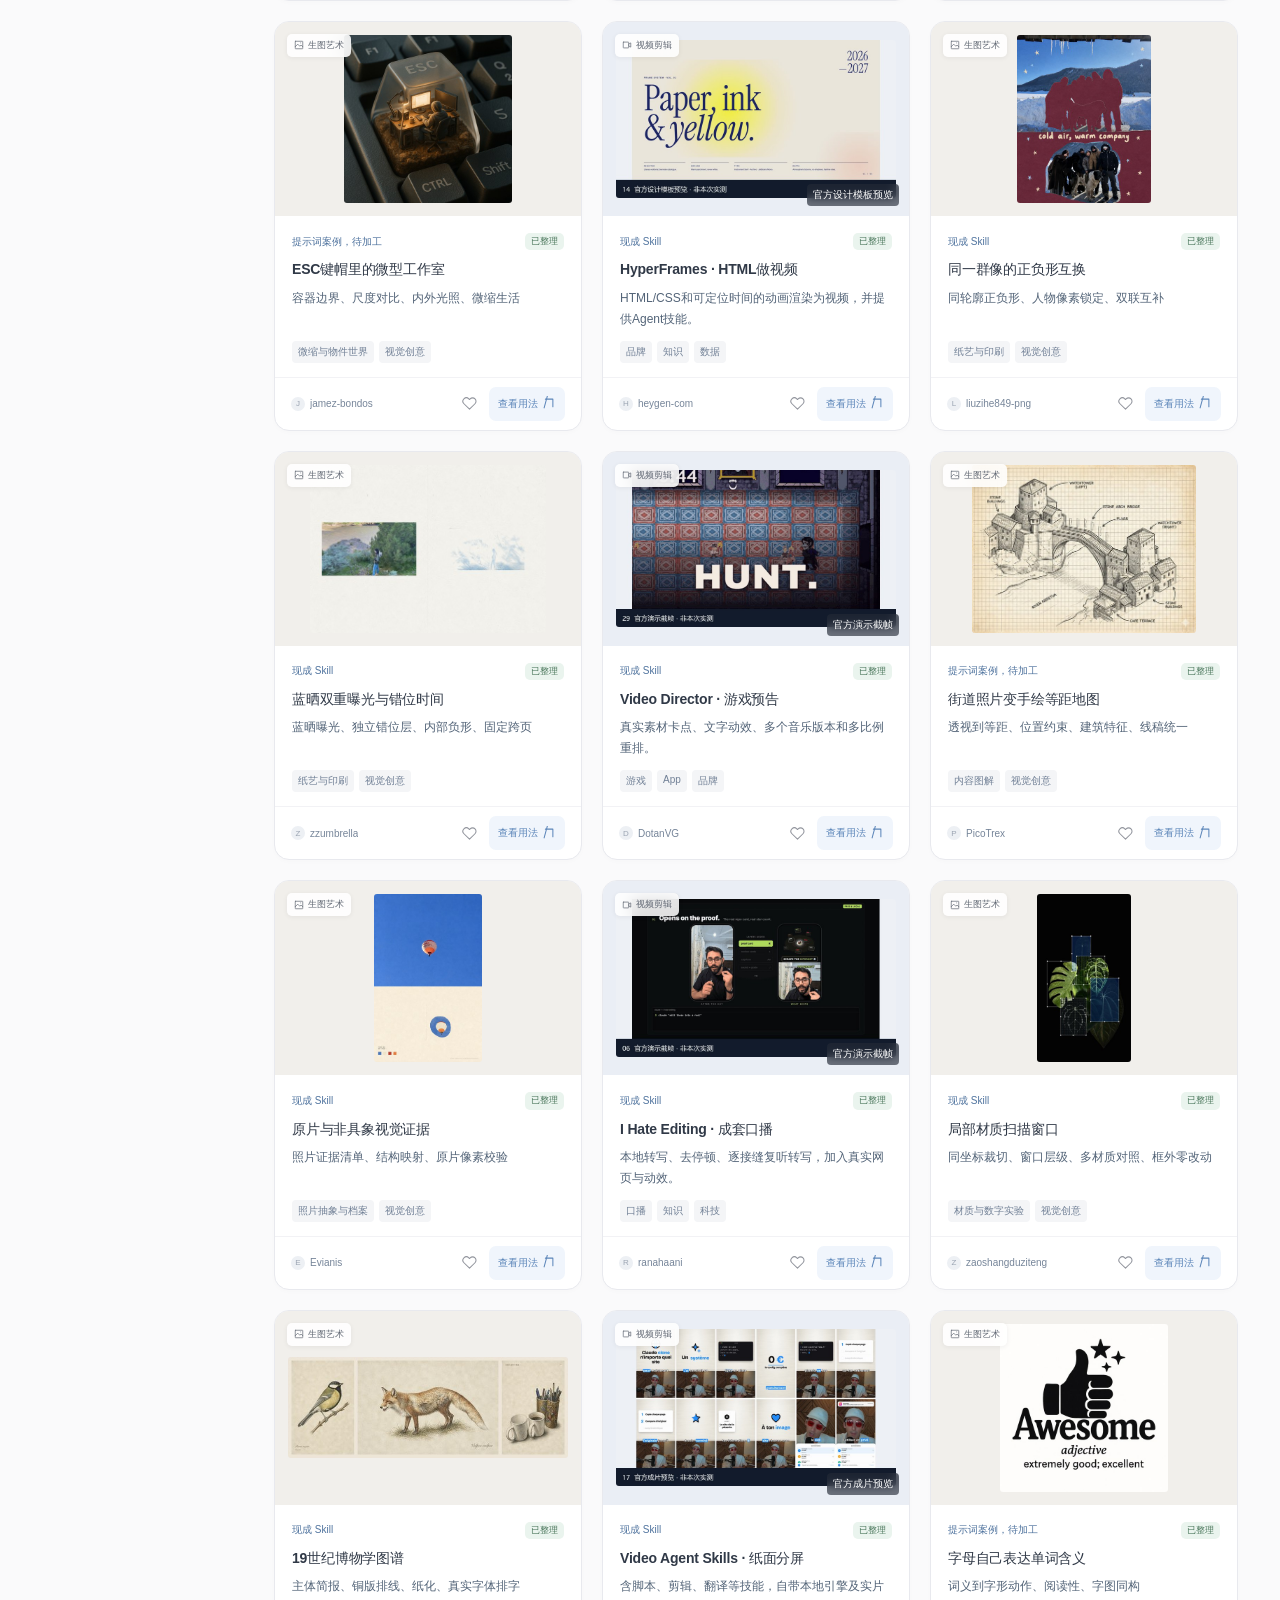
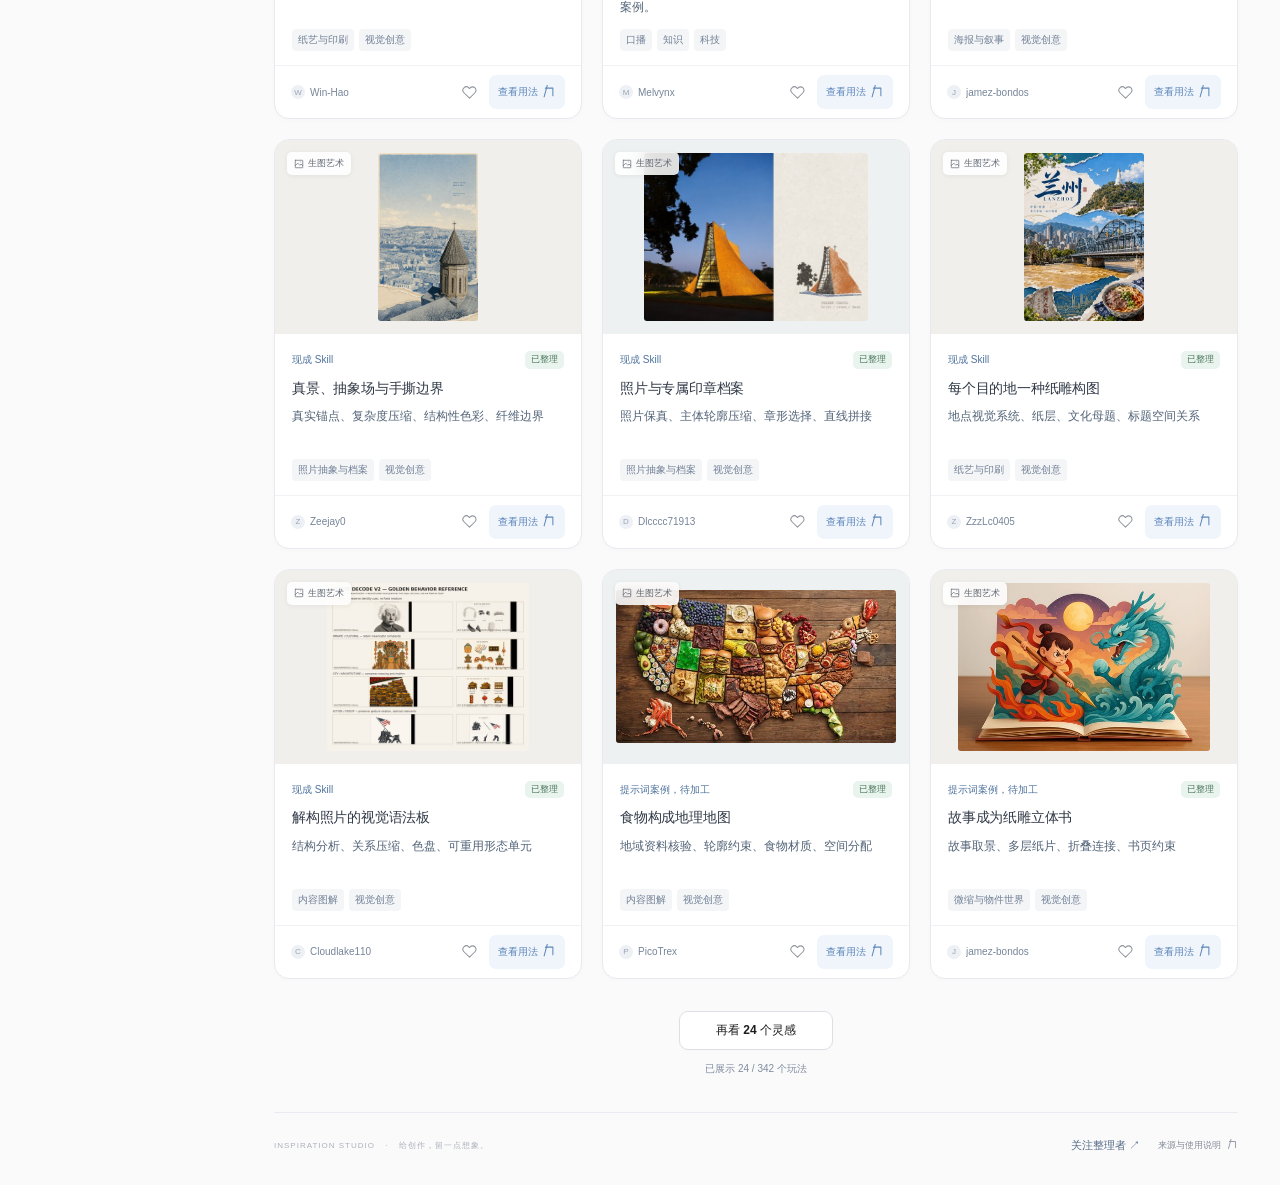
<file: docs/checkpoints/discovery-2/index.html>
<!doctype html>
<html lang="zh-CN">
<head>
  <meta charset="utf-8"><meta name="viewport" content="width=device-width, initial-scale=1">
  <meta name="theme-color" content="#f6f7f9"><meta name="description" content="生图与视频剪辑，一站收录。发现创意，收藏灵感，把喜欢的玩法带进下一次创作。">
  <title>Discovery 2 版本快照 · Inspiration Studio</title>
  <link rel="icon" href="../../assets/mark.svg" type="image/svg+xml"><link rel="stylesheet" href="styles.css?v=discovery-2">
<link rel="stylesheet" href="checkpoint.css?v=1"></head>
<body>
  <div class="checkpoint-bar" role="region" aria-label="版本记忆点"><span><b>版本记忆点 · Discovery 2</b> 保存于 2026-11-08</span><nav><a href="../../demo/">查看新版 Demo ↗</a><a href="../../?v=discovery-2">返回正式版 ↗</a></nav></div>
  <a class="skip" href="#main">跳到资源列表</a>
  <div id="sidebar-backdrop"></div>
  <aside class="sidebar" id="sidebar" aria-label="工作台导航">
    <a class="brand" href="#all"><img src="../../assets/mark.svg" width="36" height="36" alt=""><span>灵感工作台<small>INSPIRATION STUDIO</small></span></a>
    <button class="nav-search" id="sidebar-search"><span data-icon="search"></span><span>搜索灵感</span><kbd>Ctrl K</kbd></button>
    <p class="nav-label">探索</p>
    <nav id="primary-nav">
      <a href="#all" data-nav="all"><span data-icon="grid"></span>全部灵感<span class="nav-count" id="count-all">—</span></a>
      <a href="#image" data-nav="image"><span data-icon="image"></span>生图艺术<span class="nav-count" id="count-image">—</span></a>
      <a href="#video" data-nav="video"><span data-icon="video"></span>视频剪辑<span class="nav-count" id="count-video">—</span></a>
      <a href="#discover" data-nav="discover"><span data-icon="sparkles"></span>自动发现<span class="discovery-dot"></span></a>
    </nav>
    <details class="personal-space"><summary>收藏与记录<span data-icon="chevron"></span></summary>
    <nav>
      <a href="#favorites" data-nav="favorites"><span data-icon="heart"></span>我的收藏<span class="nav-count" id="count-favorites">0</span></a>
      <a href="#history" data-nav="history"><span data-icon="clock"></span>最近浏览</a>
      <a href="#workflow" data-nav="workflow"><span data-icon="layers"></span>创作清单<span class="nav-count" id="count-workflow">0</span></a>
    </nav>
    </details>
    <button class="installation-guide-nav" id="installation-guide-open"><span data-icon="download"></span>如何安装和使用<span data-icon="chevron"></span></button>
    <div class="sidebar-bottom">
      <button id="collector-nav" class="collector-mini"><span class="status-light"></span><span>自动收录<small id="sidebar-sync">读取运行记录…</small></span><span data-icon="chevron"></span></button>
      <button class="settings-nav" id="settings-open"><span data-icon="settings"></span>数据与备份<span data-icon="chevron"></span></button>
      <div class="studio-signature"><span data-icon="sparkles"></span><span>把灵感，带进你的智能体。<small>DISCOVER. INSTALL. CREATE.</small></span></div>
    </div>
  </aside>
  <div class="workspace">
    <header class="topbar">
      <div class="breadcrumbs"><button id="menu-toggle" class="icon-button mobile-menu" aria-label="打开导航" aria-expanded="false"><span data-icon="menu"></span></button><span class="crumb-root">创意资源库</span><span class="crumb-divider">/</span><strong id="breadcrumb">全部灵感</strong></div>
      <div class="top-actions"><button class="icon-button" id="help-open" aria-label="使用帮助"><span data-icon="help"></span></button><button class="primary-button" id="add-open"><span data-icon="plus"></span>保存灵感</button></div>
    </header>
    <main id="main" tabindex="-1">
      <section class="hero" id="hero">
        <div class="hero-copy"><div class="eyebrow"><span></span> YOUR NEXT GREAT IDEA</div><h1>好灵感，让创作<br>自然而然。</h1><p>从一张图，到一段故事。<br>把值得尝试的 Skill，收进你的创作日常。</p><a class="curator-follow" href="https://github.com/fledgling-david" target="_blank" rel="noopener noreferrer">关注整理者<span data-icon="arrow-up-right"></span></a><div class="hero-meta"><span><b id="hero-total">—</b> 个灵感玩法</span><i></i><a href="https://github.com/fledgling-david" target="_blank" rel="noopener noreferrer">fledgling-david 整理 ↗</a></div></div>
        <div class="hero-art" aria-label="精选灵感作品预览">
          <div class="art-orbit"></div><button class="art-card art-back" data-open="image-11" aria-label="查看布纹刺绣玩法"><img src="../../assets/image-11.jpg" alt="火箭刺绣海报" fetchpriority="high"></button><button class="art-card art-mid" data-open="image-23" aria-label="查看第二世界玩法"><img src="../../assets/image-23.jpg" alt="湖泊与抽象森林拼接作品" fetchpriority="high"></button><button class="art-card art-front" data-open="image-22" aria-label="查看沙丘与狐狸玩法"><img src="../../assets/image-22.jpg" alt="沙丘与狐狸的创意图像" fetchpriority="high"></button><span class="art-caption"><span data-icon="sparkles"></span> 让想象，多一种可能</span>
        </div>
      </section>
      <section class="page-heading" id="page-heading" hidden><div><p class="eyebrow" id="page-eyebrow">YOUR CREATIVE LIBRARY</p><h1 id="page-title">生图艺术</h1><p id="page-description"></p></div><button class="secondary-button" id="page-action" hidden>查看运行记录</button></section>
      <div class="collection-note" id="collection-note" hidden><span data-icon="info"></span><span id="collection-note-text"></span></div>
      <section class="library" aria-label="灵感资源">
        <div class="discovery-channels" id="discovery-channels" aria-label="自动收录方向" hidden></div>
        <div class="section-head"><div><h2 id="section-title">发现你的下一个灵感</h2><span id="result-count" aria-live="polite">正在载入…</span></div><div class="view-controls"><select id="sort" aria-label="排序方式"><option value="recommended">推荐排序</option><option value="newest">最近收录</option><option value="name">名称排序</option></select><div class="view-switch" aria-label="展示方式"><button class="active" data-view="grid" aria-label="卡片视图" aria-pressed="true"><span data-icon="grid"></span></button><button data-view="list" aria-label="列表视图" aria-pressed="false"><span data-icon="list"></span></button></div></div></div>
        <div class="filterbar"><div class="search-field"><span data-icon="search"></span><input id="search" type="search" placeholder="搜索 Skill、风格或创作场景…" aria-label="搜索资源"><kbd>Ctrl K</kbd></div><select id="kind-filter" aria-label="资源类型"><option value="">所有类型</option></select><select id="category-filter" aria-label="场景与风格"><option value="">所有场景与风格</option></select><button id="more-filters" class="filter-toggle" aria-expanded="false"><span data-icon="sliders"></span><span>筛选</span><span id="filter-dot" hidden></span></button></div>
        <div id="extra-filters" hidden><label><input id="has-image" type="checkbox">只看有样图</label><select id="verification-filter" aria-label="收录状态"><option value="">全部收录状态</option><option value="curated">已整理</option><option value="discover">待核验</option><option value="personal">手动收录</option></select><select id="review-filter" aria-label="个人整理状态"><option value="">个人整理状态</option><option>待筛选</option><option>值得研究</option><option>已整理</option><option>跳过</option></select><button id="reset-filters" class="text-button">重置筛选</button><button id="export-filtered" class="text-button"><span data-icon="download"></span>导出当前结果</button></div>
        <div class="search-context"><label for="search-scope">搜索范围<select id="search-scope"><option value="global">全站资源</option><option value="current">当前栏目</option></select></label><span id="search-context-text" aria-live="polite"></span></div>
        <div id="active-filters" class="active-filters" aria-label="已选条件" hidden></div>
        <div class="topic-chips" id="topic-chips" aria-label="快捷场景筛选"></div>
        <div id="load-error" class="notice" hidden></div>
        <div class="resource-grid" id="resource-grid" aria-live="polite" aria-busy="true"><div class="skeleton"></div><div class="skeleton"></div><div class="skeleton"></div></div>
        <div class="empty-state" id="empty-state" hidden><span data-icon="search"></span><h3 id="empty-title">没有找到匹配的灵感</h3><p id="empty-description">试试其他关键词，或清除筛选条件。</p><button id="empty-action" class="secondary-button">清除筛选</button></div>
        <div class="load-more-wrap"><button class="secondary-button" id="load-more" hidden>加载更多</button><span id="loaded-count"></span></div>
      </section>
      <footer><span>INSPIRATION STUDIO <i>·</i> 给创作，留一点想象。</span><div class="footer-links"><a href="https://github.com/fledgling-david" target="_blank" rel="noopener noreferrer">关注整理者 ↗</a><button class="text-button" id="footer-sources">来源与使用说明<span data-icon="arrow-up-right"></span></button></div></footer>
    </main>
  </div>
  <dialog aria-label="玩法详情" id="detail-dialog" class="detail-dialog"><div id="detail-content"></div></dialog>
  <dialog aria-label="效果图预览" id="image-dialog" class="image-dialog"><button class="close-button" aria-label="关闭图片预览" data-close="image-dialog"><span data-icon="close"></span></button><img id="full-image" alt=""><p id="full-image-credit"></p></dialog>
  <dialog aria-label="保存到我的灵感" id="add-dialog" class="small-dialog"><div class="dialog-heading"><div><p class="eyebrow">SAVE SOMETHING GOOD</p><h2>把灵感留在这里。</h2></div><button class="icon-button" data-close="add-dialog" aria-label="关闭"><span data-icon="close"></span></button></div><p class="dialog-intro">将项目、小红书或 X 里的好创意保存到自己的收藏，仅当前浏览器可见，不会提交到公共资源库。</p><form id="add-form"><label>项目 / 作品地址<input id="add-url" type="url" placeholder="https://…" required maxlength="2000"></label><label>给灵感起个名字<input id="add-title" placeholder="例如：一张旅行照片的另一种可能" required maxlength="180"></label><div class="form-row"><label>创作方向<select id="add-media"><option value="image">生图艺术</option><option value="video">视频剪辑</option></select></label><label>场景标签<input id="add-category" placeholder="如：旅行、海报" maxlength="80"></label></div><label>提示词 / 玩法<textarea id="add-prompt" rows="3" placeholder="记下你喜欢的创作方式，或下次想试的提示词。" maxlength="20000"></textarea></label><label>公开样图地址 <small>选填</small><input id="add-image" type="url" placeholder="https://…" maxlength="2000"></label><p class="form-error" id="add-error" role="alert"></p><div class="form-foot"><span>保存在当前浏览器，可随时导出</span><button class="primary-button" type="submit">保存灵感<span data-icon="arrow-right"></span></button></div></form></dialog>
  <dialog aria-label="数据与备份" id="settings-dialog" class="small-dialog"><div class="dialog-heading"><div><p class="eyebrow">YOUR SPACE, YOUR DATA</p><h2>数据与备份</h2></div><button class="icon-button" data-close="settings-dialog" aria-label="关闭"><span data-icon="close"></span></button></div><p class="dialog-intro">收藏、笔记与创作清单保存在当前浏览器。换设备或更换访问地址前，先导出一份备份。</p><div class="settings-stats" id="settings-stats"></div><div class="settings-actions"><button class="settings-row" id="export-backup"><span data-icon="download"></span><span><b>导出我的工作台</b><small>收藏、笔记、收录链接、创作清单</small></span><span data-icon="chevron"></span></button><button class="settings-row" id="import-backup"><span data-icon="upload"></span><span><b>导入备份 / 迁移旧收藏</b><small>兼容原生图图录 JSON 与旧剪辑收藏</small></span><span data-icon="chevron"></span></button><button class="settings-row" id="export-resources"><span data-icon="layers"></span><span><b>导出全部资源</b><small>完整结构化 JSON，方便后续制作 Skill</small></span><span data-icon="chevron"></span></button></div><p class="settings-tip" id="migration-status">同一访问地址下的旧版收藏会自动迁移；其他地址可通过备份文件导入。</p><input id="import-file" type="file" accept="application/json,.json" hidden></dialog>
  <dialog aria-label="收录动态" id="status-dialog" class="small-dialog"><div class="dialog-heading"><div><p class="eyebrow">AUTOMATIC DISCOVERY</p><h2>收录动态</h2></div><button class="icon-button" data-close="status-dialog" aria-label="关闭"><span data-icon="close"></span></button></div><div id="status-content"></div></dialog>
  <dialog aria-label="使用帮助" id="help-dialog" class="small-dialog"><div class="dialog-heading"><div><p class="eyebrow">A LITTLE GUIDE</p><h2>从喜欢，到开始。</h2></div><button class="icon-button" data-close="help-dialog" aria-label="关闭"><span data-icon="close"></span></button></div><div class="help-steps"><div><b>01</b><span><strong>找到适合的玩法</strong><p>全部灵感包含已整理与每日自动收录的案例，也可按生图、剪辑或收录状态筛选。待核验案例尚未逐项验证；点击卡片查看来源和运行条件。</p></span></div><div><b>02</b><span><strong>留下灵感</strong><p>在详情中选择智能体，带上安装请求；收藏与笔记可在「收藏与记录」中使用。</p></span></div><div><b>03</b><span><strong>带进下一次创作</strong><p>在智能体中发送安装请求，按提示提供素材。安装过的 Skill 可以直接使用案例里的提示词。</p></span></div></div><div class="notice">这里是创意资源库。样图来自原作者或明确标注的流程示意，项目依赖与验证情况可在详情查看。</div><div id="source-libraries"></div></dialog>
  <dialog aria-label="如何安装和使用" id="installation-guide" class="small-dialog installation-guide"><div class="dialog-heading"><div><p class="eyebrow">FROM INSPIRATION TO CREATION</p><h2>看到喜欢的，就去试试。</h2></div><button class="icon-button" data-close="installation-guide" aria-label="关闭安装指南"><span data-icon="close"></span></button></div><div class="help-steps"><div><b>01</b><span><strong>打开案例，选择智能体</strong><p>在详情的「安装并使用」里选择 Codex、Cursor、Claude Code 或其他智能体。</p></span></div><div><b>02</b><span><strong>把安装请求带过去</strong><p>Codex、Cursor 支持唤起应用并预填请求；在应用中发送后才会执行。其他智能体可直接复制请求并粘贴。</p></span></div><div><b>03</b><span><strong>提供素材，开始创作</strong><p>智能体会定位对应技能、检查依赖，并告诉你需要提供什么。已有 Skill 可直接使用案例里的提示词。</p></span></div></div><div class="notice">提示词案例无需安装；工具和工作流按原项目配置。网页无法读取你的本机安装状态，完成后可在智能体里确认。</div><div class="source-list"><a href="https://learn.chatgpt.com/docs/app/commands" target="_blank" rel="noopener noreferrer">Codex 官方启动说明 ↗</a><a href="https://prod.cursor.com/docs/reference/deeplinks" target="_blank" rel="noopener noreferrer">Cursor 官方启动说明 ↗</a><a href="https://github.com/vercel-labs/skills" target="_blank" rel="noopener noreferrer">通用 Skill 安装工具 · 支持多个智能体 ↗</a></div></dialog>
  <div id="toast" role="status" aria-live="polite"></div>
  <script src="discovery.js?v=discovery-2" defer></script><script src="install.js" defer></script><script src="install-ui.js" defer></script><script src="app.js?v=discovery-2" defer></script>
</body></html>
</file>
<file: docs/styles.css>
@charset "UTF-8";
:root{--bg:#fafafb;--panel:#fff;--sidebar:#f2f3f6;--text:#1d1d1f;--muted:#777981;--line:#e8e9ed;--blue:#0071e3;--blue-soft:#e7f0fc;--radius:18px;--shadow:0 6px 24px #161b2712;font-family:-apple-system,BlinkMacSystemFont,"Segoe UI","PingFang SC","Microsoft YaHei",sans-serif;color:var(--text);font-synthesis:none;font-size:14px;color-scheme:light}
*{box-sizing:border-box}body{margin:0;background:var(--bg)}button,input,select,textarea{font:inherit}button,a,input,select,textarea{outline-offset:4px}button,a{-webkit-tap-highlight-color:transparent}button{cursor:pointer}button{color:inherit}a{color:inherit;text-decoration:none}button:disabled{opacity:.45;cursor:default}button:focus-visible,a:focus-visible{outline:3px solid #0071e37a}input:focus-visible,select:focus-visible,textarea:focus-visible{outline:3px solid #0071e32c;border-color:#0071e3!important}button{border:0;background:none}svg{width:19px;height:19px;display:block;stroke-width:1.65;flex-shrink:0}button svg,a svg{pointer-events:none}[data-icon]{display:inline-flex;flex-shrink:0}[hidden]{display:none!important}.skip{position:fixed;left:20px;top:-60px;z-index:300;background:#fff;padding:12px;border-radius:10px}.skip:focus{top:12px}kbd{font:10px ui-sans-serif,sans-serif;color:#9698a1;border:1px solid #dedfe4;border-radius:4px;padding:2px 4px;white-space:nowrap}
.sidebar{width:232px;position:fixed;inset:0 auto 0 0;background:linear-gradient(150deg,#f4f5f8,#eff0f3);border-right:1px solid #e4e5e9;padding:31px 16px 0;display:flex;flex-direction:column;z-index:50}.brand{display:flex;gap:11px;align-items:center;margin:0 12px 31px}.brand>span{font-size:17px;font-weight:650;letter-spacing:-.6px}.brand small{display:block;font-size:8px;font-weight:500;letter-spacing:2.3px;color:#85868f;margin-top:5px}.nav-search{display:flex;align-items:center;gap:9px;margin:0 5px 25px;padding:9px 10px;background:#ffffff9c;border:1px solid #e3e4e9;border-radius:9px;font-size:12px;color:#787b83;text-align:left}.nav-search kbd{margin-left:auto;font-size:9px}.nav-search svg{width:16px}.nav-label{font-size:10px;color:#94969d;margin:2px 15px 10px;font-weight:600;letter-spacing:.06em}.sidebar nav{display:grid;gap:4px;margin-bottom:28px}.sidebar nav a{display:flex;align-items:center;gap:11px;font-size:13px;padding:11px 13px;border-radius:9px;color:#62656e;transition:background .18s,color .18s}.sidebar nav a:hover{background:#e7e9ee;color:#222}.sidebar nav a.active{background:#e0e8f5;color:#0066cc;font-weight:600}.sidebar nav a.active svg{stroke-width:2}.nav-count{font-size:10px;margin-left:auto;font-variant-numeric:tabular-nums;color:#999ba3}.active .nav-count{color:#4384ca}.discovery-dot{margin-left:auto;width:6px;height:6px;border-radius:50%;background:#78ab93}.sidebar-bottom{margin-top:auto}.collector-mini{border:1px solid #e0e3e8;background:#ffffff70;border-radius:12px;width:100%;padding:13px 12px;display:flex;gap:9px;align-items:center;text-align:left;font-size:11px}.collector-mini small{display:block;color:#8b8e96;font-size:10px;margin-top:5px}.collector-mini>span:last-child{margin-left:auto;color:#aaa}.collector-mini svg{width:13px}.status-light{width:6px;height:6px;background:#4aab80;box-shadow:0 0 0 3px #4aab8010;border-radius:50%;flex-shrink:0}.settings-nav{display:flex;align-items:center;width:100%;gap:10px;padding:18px 12px;color:#737680;font-size:11px}.settings-nav>span:last-child{margin-left:auto}.settings-nav svg{width:16px}.settings-nav>span:last-child svg{width:12px}.workspace-id{display:flex;align-items:center;gap:10px;padding:17px 8px 22px;border-top:1px solid #e1e3e8;font-size:11px}.workspace-id small{display:block;color:#9a9ca5;font-size:9px;margin-top:5px}.workspace-id>span:last-child{margin-left:auto;color:#8b8e98}.workspace-id svg{width:14px}.avatar{height:30px;width:30px;border-radius:50%;background:linear-gradient(145deg,#d6dedc,#b4c6c0);display:grid;place-items:center;color:#55655f;font-weight:650}
.workspace{margin-left:232px;min-height:100vh}.topbar{position:sticky;top:0;z-index:40;height:76px;display:flex;align-items:center;justify-content:space-between;padding:0 42px;border-bottom:1px solid #ededef;background:#fafafbdb;backdrop-filter:blur(20px);-webkit-backdrop-filter:blur(20px)}.breadcrumbs{display:flex;gap:15px;align-items:center;font-size:11px;color:#8c8f97}.breadcrumbs strong{font-weight:500;color:#535761}.crumb-divider{color:#c4c6cd}.top-actions{display:flex;gap:20px;align-items:center}.primary-button,.secondary-button{display:inline-flex;align-items:center;justify-content:center;gap:8px;padding:10px 17px;border-radius:9px;font-size:12px;font-weight:550;transition:background .2s,transform .2s,box-shadow .2s;min-height:38px}.primary-button{background:#1e2025;color:#fff;box-shadow:0 2px 4px #10131b12}.primary-button:hover{background:#383c44;box-shadow:0 3px 9px #15192120}.primary-button:active,.secondary-button:active{transform:scale(.98)}.primary-button svg{width:15px;height:15px}.secondary-button{background:#fff;border:1px solid #dedfe5;box-shadow:0 1px 3px #151c2f04}.secondary-button:hover{background:#f2f4f7}.icon-button{width:32px;height:32px;display:grid;place-items:center;border-radius:8px;color:#92959d}.icon-button:hover{background:#e9ebef;color:#333}.mobile-menu{display:none}main{max-width:1560px;padding:0 42px;margin:auto;outline:none}.hero{display:flex;position:relative;align-items:center;justify-content:space-between;margin:24px 0 33px;padding:31px 39px 24px;min-height:288px;border-radius:22px;background:linear-gradient(112deg,#f0f1f5 0%,#f2f3f7 45%,#eeeff4 100%);overflow:hidden;border:1px solid #eeeef3}.hero-copy{position:relative;z-index:2;min-width:285px}.eyebrow{font-size:8px;letter-spacing:2.1px;color:#9195a2;font-weight:550;display:flex;align-items:center;gap:7px;margin:0 0 13px}.eyebrow>span{width:4px;height:4px;background:#9299a7;border-radius:50%}.hero h1{font-size:36px;letter-spacing:-1.9px;line-height:1.3;font-weight:650;margin:0 0 13px}.hero p{color:#858894;font-size:11px;line-height:1.85;margin:0}.hero-meta{display:flex;gap:11px;align-items:center;font-size:9px;color:#9b9eaa;margin-top:24px}.hero-meta b{color:#555a67;font-weight:600}.hero-meta i{height:9px;width:1px;background:#d1d4dd}.hero-art{position:relative;width:420px;height:240px;margin-right:24px;flex-shrink:1}.art-orbit{position:absolute;width:310px;height:310px;left:44px;top:-37px;border-radius:50%;background:radial-gradient(circle,#fff9 0,#f3f4fa00 70%)}.art-card{position:absolute;border-radius:10px;padding:7px;background:#fff;box-shadow:0 15px 25px #424c6919,0 2px 5px #343c580a;border:1px solid #fff;transition:transform .35s,box-shadow .35s}.art-card img{width:100%;height:100%;object-fit:cover;border-radius:5px;display:block}.art-back{width:130px;height:184px;left:23px;top:19px;transform:rotate(-13deg);z-index:1}.art-mid{width:189px;height:165px;left:124px;top:35px;transform:rotate(7deg);z-index:2}.art-front{width:126px;height:171px;left:278px;top:34px;transform:rotate(15deg);z-index:3}.art-card:hover{transform:rotate(0) translateY(-9px);z-index:5;box-shadow:0 18px 28px #424c692e}.art-caption{position:absolute;bottom:-2px;left:140px;font-size:9px;letter-spacing:1.8px;color:#8d93a1;display:flex;align-items:center;gap:6px}.art-caption svg{width:12px;height:12px}.page-heading{display:flex;align-items:center;justify-content:space-between;padding:41px 1px 28px;gap:20px}.page-heading h1{font-size:32px;letter-spacing:-1px;margin:0 0 12px;font-weight:650}.page-heading p:last-child{font-size:12px;color:#8a8e98;line-height:1.8;margin:0}.page-heading .eyebrow{margin-bottom:9px}.collection-note{background:#f0f5fb;color:#5b7699;padding:13px 17px;display:flex;align-items:flex-start;gap:10px;border:1px solid #e2eaf6;border-radius:10px;font-size:11px;line-height:1.8;margin-bottom:24px}.collection-note svg{width:16px;margin-top:1px}.section-head{display:flex;align-items:center;justify-content:space-between;gap:16px;margin-bottom:19px}.section-head>div:first-child{display:flex;gap:13px;align-items:baseline}.section-head h2{font-size:17px;font-weight:650;letter-spacing:-.45px;margin:0}.section-head #result-count{font-size:10px;color:#9b9da5}.view-controls{display:flex;gap:15px;align-items:center}.view-controls>select{border:0;background:transparent;color:#848894;font-size:10px;padding:6px 17px 6px 6px}.view-switch{display:flex;gap:2px;padding:3px;border:1px solid #e6e7eb;border-radius:7px;background:#f2f3f5}.view-switch button{width:27px;height:24px;border-radius:4px;display:grid;place-items:center;color:#a4a7ae}.view-switch svg{width:13px;height:13px}.view-switch .active{background:#fff;color:#5d6371;box-shadow:0 1px 3px #00000010}.filterbar{display:flex;gap:10px;align-items:center}.search-field{display:flex;gap:9px;align-items:center;flex:1;height:40px;border:1px solid #e2e4e9;background:white;border-radius:9px;padding:0 13px;box-shadow:0 1px 2px #00000002;min-width:160px}.search-field:focus-within{border-color:#9dc4ef;box-shadow:0 0 0 3px #0071e30a}.search-field>span{color:#a0a5af}.search-field svg{width:15px;height:15px}.search-field input{width:100%;min-width:0;border:0;outline:none!important;padding:0;background:transparent;color:#353b48;font-size:11px}.search-field input::placeholder{color:#a1a5af}.search-field kbd{font-size:8px;color:#acafb8;border-color:#e8e9ed}.filterbar>select{height:40px;border:1px solid #e2e4e9;background:#fff;border-radius:9px;padding:0 28px 0 13px;max-width:165px;color:#6a6f7b;font-size:10px}.filter-toggle{height:40px;border:1px solid #e2e4e9;display:flex;align-items:center;justify-content:center;gap:7px;background:#fff;border-radius:9px;padding:0 13px;font-size:11px;color:#626875;position:relative}.filter-toggle svg{width:14px;height:14px}#filter-dot{height:5px;width:5px;border-radius:50%;background:var(--blue)}#extra-filters{display:flex;flex-wrap:wrap;gap:20px;align-items:center;padding:14px;border:1px solid var(--line);border-radius:9px;margin-top:10px;background:white;font-size:11px;color:#7b8089}#extra-filters label{display:flex;gap:6px;align-items:center}input[type=checkbox]{accent-color:var(--blue)}#extra-filters select{border:1px solid var(--line);padding:5px 8px;border-radius:6px;font-size:10px;color:#777}#export-filtered{margin-left:auto}.text-button{display:inline-flex;gap:5px;align-items:center;color:#858b98;padding:4px 0;font-size:10px}.text-button:hover{color:var(--blue)}.text-button svg{width:12px;height:12px}.topic-chips{display:flex;align-items:center;gap:7px;padding:16px 0 21px;flex-wrap:wrap}.topic-chips button{font-size:10px;border:1px solid transparent;padding:6px 13px;border-radius:20px;color:#8a8e99;transition:all .18s}.topic-chips button:hover{background:#f0f1f4;color:#545c6a}.topic-chips .active{background:#e9edf4;color:#47566f;font-weight:550}.topic-chips .chip-count{opacity:.65;font-size:9px;margin-left:5px}
.resource-grid{display:grid;grid-template-columns:repeat(3,minmax(0,1fr));gap:20px}.resource-card{position:relative;min-width:0;overflow:hidden;border:1px solid #e8e9ee;border-radius:15px;background:#fff;box-shadow:0 2px 5px #1d284004;transition:transform .22s,box-shadow .22s,border-color .22s}.resource-card:hover{transform:translateY(-4px);box-shadow:0 10px 28px #19263f0c;border-color:#dfe2e9}.card-open{display:block;text-align:left;width:100%;padding:0}.card-media{height:194px;position:relative;background:#f1f2f4;overflow:hidden;padding:13px;display:flex;align-items:center;justify-content:center}.card-media img{display:block;max-width:100%;max-height:100%;object-fit:contain;border-radius:3px;transition:transform .35s}.resource-card:hover .card-media img{transform:scale(1.025)}.resource-card[data-media=image] .card-media{background:#f1efeb}.resource-card[data-media=image]:nth-child(3n+2) .card-media{background:#eef1f1}.resource-card[data-media=video] .card-media{background:#eaeef5}.media-label{position:absolute;left:12px;top:12px;font-size:8px;padding:5px 7px;border-radius:5px;color:#5e6571;background:#ffffffde;backdrop-filter:blur(8px);display:flex;align-items:center;gap:4px;box-shadow:0 1px 5px #1b243010}.media-label svg{width:10px;height:10px}.media-badge{position:absolute;bottom:10px;right:10px;max-width:80%;font-size:7px;color:#fff;background:#242b38a3;backdrop-filter:blur(5px);padding:4px 6px;border-radius:4px}.card-body{padding:17px 17px 14px}.card-meta{display:flex;gap:6px;align-items:center;color:#a3a6ae;font-size:8px;margin-bottom:8px}.card-meta .type-tag{color:#6d87a7;font-size:8px}.card-meta .type-tag.candidate{color:#ac8c5d}.card-meta .meta-dot{height:2px;width:2px;border-radius:50%;background:#b9bcc4}.card-body h3{margin:0;font-size:13px;font-weight:600;letter-spacing:-.2px;line-height:1.65;overflow:hidden;white-space:nowrap;text-overflow:ellipsis}.card-description{font-size:10px;color:#9a9da7;line-height:1.8;height:35px;display:-webkit-box;-webkit-box-orient:vertical;-webkit-line-clamp:2;overflow:hidden;margin:6px 0 11px}.card-tags{display:flex;gap:5px;overflow:hidden;height:20px}.card-tags span{font-size:8px;padding:4px 6px;border-radius:4px;color:#9298a4;background:#f4f5f7;white-space:nowrap}.card-footer{display:flex;align-items:center;justify-content:space-between;padding:9px 16px;border-top:1px solid #f2f2f5;gap:5px}.card-author{color:#a1a5ae;font-size:8px;display:flex;align-items:center;gap:5px;min-width:0}.author-avatar{width:14px;height:14px;border-radius:50%;background:#edf0f4;color:#9ba4b2;display:grid;place-items:center;font-size:7px;flex-shrink:0}.card-author .author-name{overflow:hidden;text-overflow:ellipsis;white-space:nowrap;max-width:130px}.card-author .workflow-position{font-variant-numeric:tabular-nums;color:var(--blue)}.card-actions{display:flex;gap:5px;align-items:center}.card-actions .icon-button{width:25px;height:25px}.card-actions svg{width:13px;height:13px}.card-actions .is-favorite{color:#df8298}.is-favorite svg{fill:#df82981c}.card-actions .in-workflow{color:#3c85cd}.no-preview{display:flex;flex-direction:column;align-items:center;justify-content:center;color:#a5acb6;gap:8px;width:100%;height:100%;min-height:120px;font-size:9px;background:linear-gradient(145deg,#f2f4f8,#e8ecf3);border-radius:6px}.no-preview svg{width:28px;height:28px;opacity:.5}.resource-grid.list-view{grid-template-columns:1fr;gap:10px}.list-view .resource-card{display:flex;align-items:center;border-radius:12px}.list-view .card-open{display:flex;align-items:center;flex:1;min-width:0}.list-view .card-media{width:144px;height:106px;flex-shrink:0;padding:10px}.list-view .media-label{left:7px;top:7px;padding:3px;font-size:7px}.list-view .media-badge{display:none}.list-view .card-body{padding:12px 20px;flex:1;min-width:0}.list-view .card-meta{margin-bottom:3px}.list-view .card-description{height:18px;display:block;white-space:nowrap;text-overflow:ellipsis;margin:4px 0 7px}.list-view .card-tags{height:18px}.list-view .card-footer{flex-direction:column-reverse;gap:14px;border:0;padding:12px 18px;flex-shrink:0;width:150px}.list-view .card-body h3{font-size:14px}.skeleton{height:340px;border-radius:15px;background:linear-gradient(110deg,#ecedf0 20%,#f5f5f7 40%,#ecedf0 60%);background-size:200% 100%;animation:shimmer 1.5s infinite}@keyframes shimmer{to{background-position:-200% 0}}.load-more-wrap{display:flex;flex-direction:column;align-items:center;gap:12px;padding:32px 0 24px}.load-more-wrap button{padding:10px 36px}.load-more-wrap>span{font-size:9px;color:#b1b4bd}.empty-state{text-align:center;padding:65px 16px 50px;border:1px dashed #e2e5eb;border-radius:16px;color:#9198a5}.empty-state>span{display:inline-flex;background:#eef1f6;padding:17px;border-radius:18px;color:#8e9ab0}.empty-state>span svg{width:25px;height:25px}.empty-state h3{font-size:18px;font-weight:550;color:#6a7382;margin:22px 0 9px}.empty-state p{font-size:12px;margin:0 0 22px}footer{border-top:1px solid #e9ebf0;margin-top:12px;padding:22px 0 29px;display:flex;justify-content:space-between;align-items:center;color:#adb1bc;font-size:8px;letter-spacing:1px}footer i{font-style:normal;margin:0 7px}footer .text-button{font-size:9px;letter-spacing:0}
dialog{color:var(--text);background:white;border:1px solid #e0e3e8;border-radius:21px;padding:0;box-shadow:0 30px 100px #16213a30;max-height:90vh;max-height:90dvh;outline:none;overscroll-behavior:contain}dialog[open]{animation:dialog-in .2s ease-out}dialog::backdrop{background:#242e4255;backdrop-filter:blur(7px);-webkit-backdrop-filter:blur(7px)}@keyframes dialog-in{from{opacity:0;transform:translateY(12px) scale(.985)}to{opacity:1;transform:none}}.small-dialog{width:min(540px,calc(100vw - 30px));padding:31px}.dialog-heading{display:flex;align-items:flex-start;justify-content:space-between;gap:15px}.dialog-heading .eyebrow{font-size:8px;margin:3px 0 10px}.dialog-heading h2{font-size:25px;font-weight:650;letter-spacing:-.8px;margin:0}.dialog-heading .icon-button{margin:-7px -8px 0 0}.dialog-intro{font-size:11px;color:#9298a2;line-height:1.9;margin:16px 0 23px}.small-dialog form{display:grid;gap:15px}.small-dialog form label{display:grid;gap:8px;font-size:10px;color:#737b89;font-weight:500}.small-dialog input,.small-dialog textarea,.small-dialog form select,.detail-input{border:1px solid #e0e4eb;padding:11px 12px;border-radius:8px;width:100%;background:#fafbfc;font-size:11px;color:#4c586b;resize:vertical}.small-dialog input::placeholder,.small-dialog textarea::placeholder{color:#b0b5bf}.form-row{display:grid;grid-template-columns:1fr 1fr;gap:14px}.small-dialog form label small{font-size:9px;display:inline;font-weight:400;color:#afb4bf}.form-foot{border-top:1px solid var(--line);padding-top:17px;display:flex;justify-content:space-between;gap:14px;align-items:center}.form-foot>span{font-size:9px;color:#a7aeba}.form-error{font-size:11px;color:#c56167;margin:0}.detail-dialog{width:min(1080px,calc(100vw - 40px));overflow:auto}.detail-shell{display:grid;grid-template-columns:45% 55%;min-height:650px}.detail-visual{background:#f2f3f5;padding:48px 24px 24px;display:flex;flex-direction:column;position:relative;justify-content:center;min-width:0}.detail-visual .detail-image-button{width:100%;min-height:240px;display:flex;align-items:center;justify-content:center;padding:0;flex:1}.detail-visual img{max-width:100%;max-height:540px;object-fit:contain;border-radius:5px;box-shadow:0 3px 20px #202d4610}.detail-image-hint{font-size:9px;display:flex;gap:6px;align-items:center;justify-content:center;color:#a1a8b4;margin:17px 0 8px}.detail-image-hint svg{width:12px;height:12px}.detail-credit{font-size:9px;color:#a3a9b4;line-height:1.8;word-break:break-word;margin:13px 0 0;text-align:center;max-height:60px;overflow:auto}.detail-content{padding:36px 31px 29px;min-width:0}.detail-close{position:absolute;right:13px;top:13px;z-index:2;background:#ffffffd9;border:1px solid #eceef2;backdrop-filter:blur(6px);color:#6b7585}.detail-kicker{font-size:9px;color:#7f96b4;margin-bottom:13px;display:flex;gap:7px;align-items:center}.detail-content h2{font-size:23px;letter-spacing:-.8px;line-height:1.5;margin:0 20px 10px 0;overflow-wrap:anywhere}.detail-repo{font-size:10px;color:#a1a8b4;display:block;margin:0 0 15px;overflow-wrap:anywhere}.detail-description{color:#8b94a2;font-size:11px;line-height:1.9;margin:0 0 21px}.detail-primary-actions{display:flex;gap:8px;flex-wrap:wrap;margin-bottom:24px}.detail-primary-actions .primary-button{background:var(--blue)}.detail-primary-actions .primary-button:hover{background:#087dea}.detail-primary-actions .secondary-button{font-size:10px}.detail-primary-actions svg{width:13px;height:13px}.prompt-box{background:#f6f8fc;border:1px solid #e9edf5;border-radius:11px;padding:15px;margin-bottom:20px}.prompt-box header{display:flex;align-items:center;justify-content:space-between;font-size:10px;color:#77889f;margin-bottom:9px}.prompt-box p{font-size:11px;line-height:1.9;color:#61718a;margin:0;white-space:pre-wrap;word-break:break-word}.prompt-box button{color:#4483c0;font-size:9px;display:flex;gap:5px;align-items:center}.prompt-box svg{width:12px;height:12px}.detail-section{margin-top:20px}.detail-section h3{font-size:10px;margin:0 0 9px;color:#737f91;font-weight:600;display:flex;justify-content:space-between}.detail-section p{font-size:10px;line-height:1.9;color:#99a2b1;margin:5px 0}.detail-section textarea{font-size:11px;min-height:80px;line-height:1.8}.detail-section select{background:white;border:0;font-size:9px;color:#5e8ebc}.detail-sources{margin-top:23px;padding-top:15px;border-top:1px solid #edf0f5}.detail-sources summary{font-size:10px;cursor:pointer;color:#9aa2af}.detail-sources p{font-size:9px;line-height:1.8;color:#9ba3b1;overflow-wrap:anywhere}.detail-sources a{color:#6795c7}.detail-source-links{display:flex;gap:15px;flex-wrap:wrap;margin:14px 0;font-size:10px;color:#6c91bb}.detail-source-links a{display:flex;gap:4px;align-items:center}.detail-source-links svg{width:12px;height:12px}.workflow-order{display:flex;gap:5px;align-items:center}.image-dialog{width:min(1200px,95vw);padding:30px;background:#f3f4f6;text-align:center;overflow:auto}.image-dialog img{max-height:76vh;max-width:100%;object-fit:contain}.image-dialog p{font-size:10px;color:#98a0ae;overflow-wrap:anywhere;line-height:1.8;margin-bottom:0}.close-button{position:absolute;right:12px;top:12px;background:#fff;box-shadow:var(--shadow);border-radius:50%;padding:7px;color:#7b8796}.settings-stats{display:grid;grid-template-columns:repeat(3,1fr);background:#f6f8fb;border:1px solid #eaf0f6;border-radius:11px;margin-bottom:20px;padding:18px 6px}.settings-stats>div{text-align:center;color:#99a2b0;font-size:9px}.settings-stats b{display:block;font-size:22px;color:#61748d;font-weight:500;margin-bottom:5px}.settings-actions{display:grid}.settings-row{display:flex;gap:13px;align-items:center;text-align:left;padding:17px 0;border-bottom:1px solid #edf0f5}.settings-row>span:first-child{background:#f3f6fa;padding:9px;border-radius:9px;color:#8096b3}.settings-row svg{width:17px;height:17px}.settings-row b{font-size:11px;font-weight:550;color:#6a788b}.settings-row small{font-size:9px;color:#a4adba;margin-top:6px;display:block}.settings-row>span:last-child{margin-left:auto;color:#b1b9c5}.settings-row>span:last-child svg{width:13px}.settings-row:hover b{color:var(--blue)}.settings-tip{font-size:10px;line-height:1.9;color:#a7afbd;margin:19px 0 0}.notice{padding:14px 16px;border:1px solid #e9edf4;border-radius:9px;font-size:10px;color:#8c9bb0;background:#f6f8fc;line-height:1.9;margin:13px 0 20px}.help-steps{display:grid;gap:24px;margin:29px 0}.help-steps>div{display:flex;gap:19px}.help-steps b{color:#b7c3d4;font-size:20px;font-weight:400}.help-steps strong{font-size:12px;color:#697a92;font-weight:550}.help-steps p{font-size:11px;color:#9ca8b8;line-height:1.9;margin:7px 0 0}.source-list{display:grid;gap:10px;margin-top:20px}.source-list a{font-size:10px;color:#8299b6;display:flex;align-items:center;justify-content:space-between;gap:9px;padding:9px 0;border-bottom:1px solid #eef0f5}.status-header{background:#f3f7f8;border-radius:11px;padding:18px;color:#6a8d83;display:flex;gap:11px;font-size:12px;margin:24px 0 17px;align-items:center}.status-header small{font-size:10px;display:block;color:#a3b3af;margin-top:6px}.status-rows{display:grid;gap:0}.status-rows>div{display:flex;justify-content:space-between;gap:16px;padding:11px 0;font-size:11px;color:#9da7b6;border-bottom:1px solid #eef0f5}.status-rows strong{font-size:10px;color:#73859e;font-weight:500;text-align:right}.status-errors{font-size:10px;color:#ad947d;line-height:1.9;word-break:break-word;background:#faf7f3;padding:13px;border-radius:9px;margin-top:17px}.status-errors p{margin:7px 0 0}.status-mode{font-size:10px;color:#9da9b9;line-height:1.9}.workflow-toolbar{display:flex;gap:10px;margin-bottom:23px}.workflow-toolbar .secondary-button{font-size:10px}#toast{position:fixed;bottom:29px;left:calc(50% + 116px);transform:translate(-50%,15px);opacity:0;pointer-events:none;display:flex;align-items:center;gap:13px;padding:12px 18px;border:1px solid #444c5b;background:#252d3dee;backdrop-filter:blur(15px);box-shadow:0 8px 30px #1e294426;color:#fff;border-radius:11px;font-size:11px;z-index:300;transition:opacity .2s,transform .2s;max-width:calc(100vw - 40px)}#toast.show{opacity:1;transform:translate(-50%,0)}#toast button{color:#8cbeff;white-space:nowrap;font-size:11px}.workflow-toolbar+div{margin-top:10px}
@media(min-width:1550px){.resource-grid{grid-template-columns:repeat(4,minmax(0,1fr))}.card-media{height:215px}.hero h1{font-size:42px}.hero{min-height:310px;padding-left:46px}.hero-art{margin-right:50px;transform:scale(1.08)}}
@media(max-width:1180px){.sidebar{width:210px;padding-left:12px;padding-right:12px}.workspace{margin-left:210px}.topbar{padding:0 28px}main{padding:0 28px}.hero{padding:28px;min-height:268px}.hero-art{width:330px;transform:scale(.82);transform-origin:center right;margin-right:0;margin-left:-50px}.hero h1{font-size:32px}.hero-copy{min-width:230px}.hero-meta{font-size:8px}.resource-grid{gap:15px}.card-media{height:170px}.card-body{padding:14px}.card-body h3{font-size:12px}.card-footer{padding:8px 12px}.card-author .author-name{max-width:90px}#toast{left:calc(50% + 105px)}}
@media(max-width:1000px){.resource-grid{grid-template-columns:repeat(2,minmax(0,1fr))}.hero-art{transform:scale(.7);width:270px;margin-left:-100px}.hero-copy{min-width:245px}.hero h1{font-size:31px}.hero{padding:25px}.card-media{height:194px}.detail-shell{grid-template-columns:40% 60%}.detail-content{padding:32px 24px}.section-head>div:first-child{gap:7px;flex-direction:column}.section-head h2{font-size:16px}.filterbar>select{max-width:115px}.search-field kbd{display:none}.hero-art .art-caption{display:none}}
@media(max-width:760px){.sidebar{width:232px;transform:translateX(-100%);transition:transform .22s}.workspace{margin-left:0}.sidebar.open{transform:translateX(0)}#sidebar-backdrop.open{display:block;position:fixed;inset:0;background:#2530474f;backdrop-filter:blur(3px);z-index:49}.mobile-menu{display:grid}.topbar{height:65px;padding:0 20px}.breadcrumbs{gap:10px;font-size:10px}.top-actions{gap:9px}.top-actions>.icon-button{display:none}.top-actions .primary-button{font-size:10px;padding:8px 11px;min-height:34px}main{padding:0 20px}.hero{margin-top:20px;min-height:248px;padding:26px 24px}.hero h1{font-size:31px}.hero-art{margin-right:7px}.hero-copy{min-width:250px}.hero-meta{margin-top:20px}.section-head{margin-bottom:15px}.section-head>div:first-child{gap:7px;flex-direction:column}.section-head h2{font-size:16px}.card-media{height:207px}.filterbar{gap:8px;flex-wrap:wrap}.search-field{flex-basis:100%}.search-field kbd{display:block}.filterbar>select{flex:1;max-width:none;height:35px}.filter-toggle{height:35px}.topic-chips{gap:3px;padding:13px 0 17px}.topic-chips button{padding:6px 10px}.view-controls{gap:7px}.view-controls>select{font-size:9px}.resource-grid{gap:15px}.page-heading{padding-top:28px}.page-heading h1{font-size:28px}.page-heading p:last-child{font-size:11px}.page-heading>.secondary-button{font-size:9px;padding:9px;white-space:nowrap}.detail-dialog{width:calc(100vw - 24px);max-height:94dvh}.detail-shell{grid-template-columns:1fr;min-height:0}.detail-visual{padding:24px 22px 14px;max-height:360px;min-height:220px}.detail-visual img{max-height:280px}.detail-visual .detail-image-button{min-height:170px}.detail-image-hint{margin-top:10px}.detail-credit{margin-top:5px;font-size:8px}.detail-content{padding:25px}.detail-close{position:fixed}.detail-content h2{font-size:22px}.small-dialog{padding:26px}.list-view .card-media{width:115px;height:113px}.list-view .card-body{padding:12px}.list-view .card-footer{width:60px;padding:8px}.list-view .card-author{display:none}.list-view .card-actions{flex-direction:column}.list-view .card-meta{font-size:7px}.list-view .card-body h3{font-size:12px}#toast{left:50%}footer{font-size:7px}footer .text-button{font-size:8px}.crumb-root{display:none}.crumb-divider{display:none}}
@media(max-width:500px){main{padding:0 17px}.topbar{padding:0 16px}.hero{min-height:233px;padding:25px 21px;margin-bottom:27px;border-radius:17px;overflow:hidden}.hero h1{font-size:29px}.hero p{font-size:10px}.hero .eyebrow{font-size:7px;letter-spacing:1.4px}.hero-art{position:absolute;right:-131px;top:4px;transform:scale(.48);transform-origin:center;opacity:.75}.hero-copy{min-width:0;z-index:4}.hero-meta{font-size:7px;gap:6px;margin-top:18px}.resource-grid{gap:12px}.card-media{height:155px;padding:10px}.card-body{padding:12px 11px 10px}.card-body h3{font-size:11px;line-height:1.6}.card-description{font-size:9px;height:30px;margin:6px 0 8px}.card-meta{font-size:7px;gap:4px;margin-bottom:5px}.card-meta .type-tag{font-size:7px}.card-tags{height:17px;gap:3px}.card-tags span{font-size:7px;padding:3px 5px}.card-footer{padding:6px 8px}.card-author{font-size:7px}.card-author .author-name{max-width:47px}.author-avatar{width:11px;height:11px;font-size:6px}.card-actions{gap:0}.card-actions .icon-button{width:23px;height:26px}.card-actions svg{width:12px;height:12px}.media-label{font-size:7px;padding:4px;top:8px;left:8px}.media-badge{font-size:6px;right:6px;bottom:6px;padding:3px 4px}.resource-card{border-radius:12px}.section-head h2{font-size:14px}.view-switch button{width:24px}.view-controls{gap:3px}.section-head #result-count{font-size:9px}.view-controls>select{font-size:8px;max-width:90px}.topic-chips button{font-size:9px;padding:5px 8px}.topic-chips{gap:1px}.form-foot>span{max-width:130px;font-size:8px}.form-foot .primary-button{font-size:10px;padding:9px 13px}footer{flex-direction:column;gap:9px;padding-top:20px}.small-dialog{border-radius:17px;padding:24px}.dialog-heading h2{font-size:23px}.list-view .card-media{width:90px;height:105px}.list-view .card-body{padding:9px}.list-view .card-meta{font-size:7px}.list-view .card-body h3{font-size:11px}.list-view .card-footer{width:43px;padding:4px}.list-view .card-tags span{max-width:90px;overflow:hidden;text-overflow:ellipsis}.page-heading{gap:10px}.page-heading .eyebrow{font-size:7px;letter-spacing:1px}.page-heading h1{font-size:25px}.page-heading p:last-child{font-size:10px}.settings-row b{font-size:10px}.settings-row small{font-size:8px}}
.sidebar{overflow-y:auto;scrollbar-width:thin}
.personal-space{margin:0 0 18px}.personal-space>summary{list-style:none;display:flex;align-items:center;justify-content:space-between;padding:10px 14px;font-size:11px;color:#8c96a7;cursor:pointer}.personal-space>summary::-webkit-details-marker{display:none}.personal-space>summary svg{width:12px;height:12px;transition:transform .2s}.personal-space[open]>summary svg{transform:rotate(90deg)}.personal-space nav{margin:4px 0 2px!important}.installation-guide-nav{display:flex;align-items:center;gap:10px;padding:12px 13px;color:#59799e;border:1px solid #dce6f3;background:#eaf0f9;border-radius:10px;font-size:12px;width:100%;text-align:left;margin-bottom:24px}.installation-guide-nav>span:last-child{margin-left:auto}.installation-guide-nav svg{width:16px;height:16px}.installation-guide-nav>span:last-child svg{width:12px}.studio-signature{border-top:1px solid #e1e3e8;padding:19px 8px 24px;display:flex;align-items:center;gap:8px;font-size:10px;color:#8190a5}.studio-signature svg{width:17px;height:17px}.studio-signature small{display:block;margin-top:6px;letter-spacing:1px;font-size:7px;color:#9ca7b7}.card-use{display:flex;align-items:center;gap:3px;padding:7px 9px;background:#f0f5fc;border-radius:7px;font-size:10px;font-weight:500;color:#5c86b9}.card-use:hover{background:#e2edfc;color:#286aaf}.card-use svg{width:12px;height:12px}.installation-panel{background:linear-gradient(135deg,#f1f6fc,#f7f9fd);border:1px solid #dce6f4;border-radius:15px;padding:20px;margin:0 0 23px;scroll-margin-top:22px}.installation-heading{display:flex;gap:10px;align-items:center;margin-bottom:16px}.installation-icon{width:35px;height:35px;border-radius:10px;display:grid;place-items:center;color:#5c88bd;background:#e1ecfa;flex-shrink:0}.installation-icon svg{width:18px;height:18px}.installation-heading h3{font-size:16px;letter-spacing:-.3px;font-weight:600;color:#385575;margin:0 0 5px}.installation-heading p{font-size:9px;color:#859bb6;margin:0}.installation-heading>.text-button{margin-left:auto;white-space:nowrap;color:#7d98b8;font-size:9px}.installation-entry{padding:11px 12px;background:#ffffffa6;border:1px solid #e4ebf6;border-radius:8px;font-size:10px;line-height:1.8;color:#8094af;overflow-wrap:anywhere;margin-bottom:16px}.installation-entry>span{font-size:9px;display:block;color:#a2afc1;margin-bottom:4px}.installation-entry a{color:#5f83af;display:flex;gap:5px;align-items:flex-start}.installation-entry svg{width:11px;height:11px;margin-top:4px;flex-shrink:0}.installation-agent-label{font-size:10px;color:#7b91ad;display:block;margin-bottom:8px}#installation-agent{width:100%;border:1px solid #d6e2f2;background:#fff;border-radius:8px;font-size:12px;padding:10px 12px;color:#5b779a;min-height:39px}.installation-buttons{display:flex;flex-wrap:wrap;gap:8px;margin-top:12px}.installation-buttons>.primary-button{background:#2474c6;flex:1;font-size:12px}.installation-buttons>.primary-button:hover{background:#1664b4}.installation-buttons>.secondary-button{background:#fff;font-size:11px;padding:9px 12px;color:#6c86a7;border-color:#dce5f1}.installation-buttons svg{width:13px;height:13px}.installation-hint{font-size:10px;line-height:1.9;color:#8c9db3;margin:13px 0 0}.installation-request,.installation-terminal{margin-top:13px;padding-top:12px;border-top:1px solid #e0e8f4}.installation-request summary,.installation-terminal summary{font-size:10px;color:#7d93b1;cursor:pointer}.installation-request textarea{margin-top:12px;border:1px solid #dbe6f4;background:#fff;border-radius:8px;padding:10px;width:100%;font-size:10px;line-height:1.8;color:#738ba9;resize:vertical}.installation-terminal p{font-size:10px;line-height:1.9;color:#8d9fb7}.installation-terminal code{display:block;background:#fff;border:1px solid #e0e8f3;border-radius:8px;padding:11px;font:10px/1.8 ui-monospace,Consolas,monospace;color:#627c9e;overflow-wrap:anywhere;white-space:pre-wrap}.installation-terminal .text-button{font-size:10px;color:#5984b7;margin-top:9px}.installation-terminal>a{font-size:9px;color:#8a9fba;float:right;margin-top:14px}.detail-personal{border:1px solid #e8edf4;border-radius:10px;padding:13px 14px;margin-top:22px}.detail-personal>summary{font-size:10px;color:#8d9db2;cursor:pointer}.detail-personal-actions{display:flex;flex-wrap:wrap;gap:8px;margin-top:15px}.detail-personal-actions .secondary-button{font-size:10px;padding:8px 10px;min-height:32px}.detail-personal-actions svg{width:12px;height:12px}.detail-personal .detail-section{margin-top:16px}.detail-dialog .detail-primary-actions{margin-bottom:18px}.detail-dialog .detail-content{padding-top:32px}.installation-guide .help-steps{gap:21px}.installation-guide .notice{margin-bottom:0}@media(max-width:500px){.card-use{padding:6px;font-size:9px}.card-use svg{width:11px;height:11px}.installation-panel{padding:17px}.installation-heading h3{font-size:15px}.installation-entry{font-size:10px}.installation-buttons>.primary-button{font-size:11px;min-height:40px}.installation-buttons>.secondary-button{font-size:10px}.installation-hint{font-size:10px}.installation-request textarea{font-size:11px}.detail-content{padding:24px 20px}.installation-guide-nav{font-size:12px}.installation-terminal>a{float:none;display:block;margin-top:8px}}
@media(min-width:761px) and (max-height:780px){.sidebar{padding-top:24px}.brand{margin-bottom:22px}.nav-search{margin-bottom:17px}.sidebar nav{margin-bottom:20px;gap:2px}.sidebar nav a{padding-top:10px;padding-bottom:10px}.workspace-id{padding-bottom:16px}.settings-nav{padding-top:14px;padding-bottom:14px}}
/* Keep supporting text readable without disturbing the quiet visual hierarchy. */
.hero p{font-size:12px;color:#70798b}.hero-meta{font-size:10px;color:#727c8c}.hero-meta b{color:#424c5c}.eyebrow{color:#778196}.nav-label{color:#7a8290}.nav-count{color:#7c8492}.breadcrumbs{font-size:12px;color:#767f8e}.workspace-id{font-size:12px}.workspace-id small{font-size:10px;color:#747e8e}.collector-mini{font-size:12px}.collector-mini small{font-size:10px;color:#738092}.settings-nav{font-size:12px}.section-head #result-count{font-size:11px;color:#7a8493}.view-controls>select{font-size:11px;color:#687586}.search-field input{font-size:12px}.search-field input::placeholder{color:#788495}.filterbar>select{font-size:11px;color:#647185}.filter-toggle{font-size:12px}.topic-chips button{font-size:11px;color:#738093}.topic-chips .chip-count{font-size:10px}.card-body h3{font-size:14px;color:#303947}.card-description{font-size:12px;line-height:1.75;height:42px;color:#6b7789}.card-meta{font-size:10px;color:#748197}.card-meta .type-tag{font-size:10px;color:#4f739e}.card-tags{height:22px}.card-tags span{font-size:10px;color:#718096}.card-author{font-size:10px;color:#768599}.author-avatar{font-size:8px}.media-label{font-size:9px}.media-badge{font-size:8px}.card-actions .icon-button{width:29px;height:29px}.card-actions svg{width:15px;height:15px}.load-more-wrap>span{font-size:10px;color:#7e8b9e}.page-heading p:last-child{color:#778599}.collection-note{font-size:12px}.dialog-intro{font-size:12px;color:#748398}.small-dialog form label{font-size:11px;color:#61738b}.small-dialog input,.small-dialog textarea,.small-dialog form select{font-size:12px}.small-dialog input::placeholder,.small-dialog textarea::placeholder{color:#8b98aa}.form-foot>span{font-size:10px;color:#7e8ba0}.detail-description{font-size:12px;color:#75849b}.detail-kicker{font-size:10px;color:#5d7b9f}.detail-repo{font-size:11px;color:#7a8aa1}.detail-primary-actions .secondary-button{font-size:11px}.prompt-box header{font-size:11px;color:#607895}.prompt-box p{font-size:12px;color:#536e90}.prompt-box button{font-size:11px}.detail-section h3{font-size:11px;color:#5d738e}.detail-section p{font-size:12px;color:#798ba3}.detail-section textarea{font-size:12px;color:#526e8e}.detail-section select{font-size:10px}.detail-sources summary{font-size:11px;color:#7489a4}.detail-sources p{font-size:11px;color:#7b8fa9}.detail-source-links{font-size:11px}.detail-credit{font-size:10px;color:#7c8ca2}.detail-image-hint{font-size:10px;color:#7c8da5}.settings-stats>div{font-size:10px;color:#7c8fa7}.settings-row b{font-size:12px;color:#5a728f}.settings-row small{font-size:10px;color:#8194ad}.settings-tip{font-size:11px;color:#7d91ab}.notice{font-size:11px;color:#748ba8}.status-rows>div{font-size:12px;color:#758ba7}.status-rows strong{font-size:11px;color:#587494}.status-mode{font-size:11px;color:#7c91ad}.status-errors{font-size:11px;color:#9c795b}.help-steps p{font-size:12px;color:#7c8fa8}.help-steps strong{font-size:13px}.source-list a{font-size:11px}.settings-row:hover{background:#fafbfd}.list-view .card-description{height:21px}.list-view .card-tags{height:22px}
@media(max-width:500px){.hero p{font-size:11px}.hero-meta{font-size:8px}.card-body h3{font-size:12px}.card-description{font-size:11px;height:38px}.card-meta,.card-meta .type-tag{font-size:8px}.card-tags span{font-size:8px}.card-tags{height:20px}.card-author{font-size:8px}.card-actions .icon-button{width:25px;height:28px}.card-actions svg{width:13px;height:13px}.media-label{font-size:8px}.media-badge{font-size:7px}.view-controls>select{font-size:10px}.topic-chips button{font-size:10px}.topic-chips .chip-count{font-size:9px}.section-head #result-count{font-size:10px}.filterbar>select{font-size:11px}.card-author .author-name{max-width:40px}.list-view .card-description{height:19px}.list-view .card-tags{height:19px}}
@media(max-width:500px){.hero-art{right:0;top:59px;width:98px;height:136px;transform:none;opacity:.9}.hero-art .art-orbit,.hero-art .art-back,.hero-art .art-mid{display:none}.hero-art .art-front{width:89px;height:126px;left:0;top:0;padding:5px;transform:rotate(12deg)}.hero-copy h1{max-width:235px}.hero p{max-width:205px}.hero-meta{position:relative;z-index:5}.card-open{min-height:0}}
@media(prefers-reduced-motion:reduce){*,*::before,*::after{animation:none!important;transition:none!important;scroll-behavior:auto!important}}

.discovery-channels{display:flex;flex-wrap:wrap;gap:8px;margin:0 0 23px}.discovery-channels button{display:flex;align-items:center;gap:8px;padding:10px 15px;border:1px solid #e1e7ef;border-radius:10px;font-size:12px;color:#7a8ba2;background:#fff}.discovery-channels svg{width:15px;height:15px}.discovery-channels button>span{font-size:10px;color:#91a1b7;padding-left:4px}.discovery-channels button.active{border-color:#bdd3ef;background:#edf4fd;color:#3a76b7}.discovery-channels button.active>span{color:#5c8fc8}.channel-status{display:flex;gap:15px;justify-content:space-between;font-size:10px;color:#8b9cb2;padding:10px 0}.channel-status b{font-weight:500;color:#667f9f}.status-errors summary{cursor:pointer}.status-mode+a{font-size:11px;color:#5385bd}@media(max-width:500px){.discovery-channels{gap:6px}.discovery-channels button{font-size:10px;padding:9px}.discovery-channels button>span{font-size:9px}.discovery-channels svg{width:13px;height:13px}}

/* Discovery and provenance stay readable in both the library and case view. */
.curator-follow{display:inline-flex;align-items:center;gap:6px;margin-top:15px;padding:8px 12px;border:1px solid #d2dce9;border-radius:8px;background:#ffffffb3;font-size:12px;color:#375b82;font-weight:550}
.curator-follow:hover{background:#fff;border-color:#8eaccf}.curator-follow svg{width:13px;height:13px}
.hero-meta{margin-top:15px;flex-wrap:wrap}.hero-meta a:hover{text-decoration:underline}.footer-links{display:flex;align-items:center;gap:18px;letter-spacing:0;font-size:11px;color:#566c86}
.search-context{display:flex;align-items:center;flex-wrap:wrap;gap:10px 16px;margin-top:12px;color:#596b82;font-size:12px;line-height:1.7}
.search-context label{display:flex;align-items:center;gap:8px;flex-shrink:0}.search-context select{border:1px solid #dce2eb;background:#fff;border-radius:7px;padding:6px 8px;color:#405f83;font-size:12px;min-height:34px}
#search-context-text{flex:1;min-width:220px}.active-filters{display:flex;flex-wrap:wrap;gap:7px;margin-top:12px}
.active-filters button{display:inline-flex;align-items:center;gap:7px;max-width:100%;padding:7px 10px;background:#edf3fb;border:1px solid #d8e4f4;border-radius:7px;color:#365c8a;font-size:12px;overflow-wrap:anywhere;text-align:left}
.active-filters svg{width:12px;height:12px}.active-filters .clear-all{background:transparent;border-color:transparent;color:#5d6d81}
.card-meta{justify-content:space-between;gap:6px;flex-wrap:wrap}

.media-badge{font-size:10px;max-width:calc(100% - 20px);white-space:normal;text-align:right;line-height:1.4}
.detail-facts{margin:0 0 20px;padding:13px 15px;border:1px solid #e2e8f0;border-radius:10px;background:#f8fafc}
.detail-facts>div{display:grid;grid-template-columns:78px minmax(0,1fr);gap:10px;margin:0 0 9px;line-height:1.7;font-size:12px}.detail-facts>div:last-child{margin-bottom:0}
.detail-facts dt{color:#52647a;font-weight:550}.detail-facts dd{margin:0;color:#465b75;overflow-wrap:anywhere}
.detail-source-links .text-button{font-size:12px;color:#416d9f}.private-save-hint{font-size:12px;color:#64748b}
.detail-description,.detail-repo,.detail-image-hint,.detail-credit,.installation-hint{color:#596e87}
.card-use{white-space:nowrap;min-height:34px}.card-description{color:#536478}
@media(max-width:760px){.detail-close{position:absolute;min-width:36px;min-height:36px}.footer-links{flex-wrap:wrap;justify-content:center}.search-context{gap:7px}.search-context label{min-height:38px}}
@media(max-width:500px){.hero{min-height:265px}.curator-follow{font-size:12px;min-height:36px;margin-top:12px}.hero-meta{font-size:10px;max-width:250px}.search-context{font-size:12px}#search-context-text{flex-basis:100%;min-width:0}.search-context select{min-height:38px}.active-filters button{min-height:36px}.card-meta,.card-meta .type-tag,.collection-badge{font-size:10px}.card-body h3{font-size:13px}.card-description{font-size:12px;line-height:1.65;height:40px}.card-meta .type-tag{white-space:normal}.card-author{font-size:10px}.card-author .author-name{max-width:38px}.card-use{font-size:10px;padding:7px 6px}.card-use svg{display:none}.card-actions .icon-button{width:30px;height:34px}.media-badge{font-size:9px}.detail-facts>div{grid-template-columns:1fr;gap:2px}.detail-description,.prompt-box p,.detail-section p{font-size:13px}.list-view .card-footer{width:72px}.list-view .card-use{font-size:11px;min-height:36px}.footer-links{font-size:12px}.footer-links .text-button{font-size:12px}}

@media(max-width:760px){.filterbar>select{min-width:0;flex:1 1 0;width:0}.filter-toggle{flex-shrink:0}}

/* Collection status remains visible in every library view. */
.collection-badge{display:inline-flex;align-items:center;flex:none;padding:2px 6px;border-radius:5px;line-height:1.5;font-size:9px;font-weight:500;white-space:nowrap}.collection-badge.pending{background:#fff4e3;color:#94621f}.collection-badge.curated{background:#eaf4ee;color:#4a765b}.collection-badge.personal{background:#eff1f5;color:#697386}.card-meta .type-tag{min-width:0;overflow:hidden;text-overflow:ellipsis;white-space:nowrap}.card-meta .meta-category{min-width:0;overflow:hidden;text-overflow:ellipsis;white-space:nowrap}.detail-kicker{flex-wrap:wrap}

.detail-visual{justify-content:flex-start}.detail-visual .detail-image-button{flex:0 0 auto}
</file>
<file: docs/demo-v2/studio.css>
@charset "UTF-8";
:root{--paper:#efefeb;--ink:#242522;--muted:#85877f;--line:#d2d3ca;--ease:cubic-bezier(.22,1,.36,1);font-family:Arial,"Helvetica Neue","PingFang SC","Microsoft YaHei",sans-serif;color:var(--ink);background:var(--paper);font-synthesis:none}*{box-sizing:border-box}html{scroll-behavior:smooth;scroll-padding-top:35px}body{margin:0}body:has(dialog[open]){overflow:hidden}a{color:inherit;text-decoration:none}button,input{font:inherit}button{color:inherit;cursor:pointer}button,a{touch-action:manipulation;-webkit-tap-highlight-color:transparent}button{border:0;background:none}img{display:block;max-width:100%}button:focus-visible,a:focus-visible,input:focus-visible,[tabindex]:focus-visible{outline:2px solid #8a9d83;outline-offset:5px}button:disabled{opacity:.4}.shell{width:calc(100% - 112px);max-width:1550px;margin-inline:auto}.skip{position:fixed;top:-100px;left:16px;z-index:100;padding:12px;background:white}.skip:focus{top:12px}.reading-progress{position:fixed;left:0;top:0;height:2px;z-index:20;width:100%;transform:scaleX(0);transform-origin:left;background:var(--ink)}.site-header{height:108px;padding:0 56px;display:flex;align-items:center;justify-content:space-between;gap:30px;border-bottom:1px solid var(--line);background:var(--paper);position:relative;z-index:5}.wordmark{display:flex;gap:13px;align-items:center;font-size:20px;font-weight:600;letter-spacing:-1px;line-height:.94;min-width:190px}.brand-mark{display:flex;gap:3px;align-items:center;height:34px}.brand-mark i{display:block;width:3px;height:30px;transform:skewY(-30deg);background:var(--ink)}.brand-mark i:nth-child(2){height:20px}.brand-mark i:nth-child(3){height:10px}.brand-period{color:#7a8570}.main-nav{display:flex;gap:31px;align-items:center;font-size:12px}.main-nav a,.main-nav button{padding:8px 0}.main-nav a span{font-size:8px;vertical-align:super;margin-left:3px}.main-nav .search-open{font-size:12px;display:flex;gap:15px;align-items:center}.search-open span{font-size:9px;color:#85877c}.version-nav{display:flex;align-items:center;gap:17px;font-size:9px;color:#707568}.version-label{font-size:8px;border:1px solid #bdc2b4;padding:6px 8px;letter-spacing:.04em}.version-nav a:hover{text-decoration:underline;text-underline-offset:4px}.intro{display:flex;align-items:flex-end;justify-content:space-between;padding:59px 0 37px;gap:70px}.section-kicker{font-size:10px;line-height:1.5;letter-spacing:.075em;margin:0 0 21px;font-weight:500}h1{font-size:clamp(42px,4.6vw,72px);line-height:1.22;letter-spacing:-.075em;font-weight:500;margin:0}h1 span{color:#777d6f}.intro-aside{padding-bottom:7px;max-width:325px}.edition{font-size:8px;letter-spacing:.06em;color:#818577}.intro-aside p{font-size:12px;line-height:1.95;color:#747a6c;margin:17px 0 23px}.line-link{display:inline-flex;align-items:center;justify-content:space-between;gap:33px;font-size:11px;padding-bottom:6px;border-bottom:1px solid #8b9181;line-height:1.6}.line-link span{transition:transform .3s var(--ease)}.line-link:hover span{transform:translate(3px,-3px)}.intro-aside .line-link{min-width:140px}.stage{position:relative;height:clamp(365px,39vw,600px);overflow:hidden;background:#183d43;color:white;isolation:isolate;cursor:pointer}.stage-images{position:absolute;inset:0}.stage-images img{position:absolute;inset:0;width:100%;height:100%;object-fit:cover;opacity:0;will-change:transform,opacity;transition:opacity 1s var(--ease);transform:scale(1.06)}.stage-images img.active{opacity:1}.stage-images img[data-project="2"]{object-fit:cover}.stage-shade{position:absolute;inset:0;background:linear-gradient(180deg,#0003,transparent 35%,#0001 50%,#0009);pointer-events:none}.stage-top{position:absolute;inset:26px 29px auto;display:flex;justify-content:space-between;align-items:center;pointer-events:none}.stage-top>span{font-size:8px;letter-spacing:.12em}.stage-expand{pointer-events:auto;display:flex;gap:14px;align-items:center;color:white;font-size:10px}.stage-expand svg{width:16px;height:16px;stroke:currentColor;stroke-width:1;fill:none}.stage-bottom{position:absolute;inset:auto 36px 32px;display:flex;align-items:flex-end;justify-content:space-between;gap:40px;pointer-events:none}.stage-category{font-size:9px;letter-spacing:.12em;color:#ffffffe0}.stage-text h2{font-size:34px;font-weight:450;letter-spacing:-.04em;margin:12px 0 10px;line-height:1.3}.stage-text p{font-size:9px;letter-spacing:.12em;color:#fff9;margin:0}.stage-enter{display:flex;align-items:center;gap:22px;pointer-events:auto;color:white;padding:0;flex-shrink:0}.stage-enter>span{font-size:11px}.stage-enter svg{width:40px;height:40px;padding:10px;border:1px solid #ffffff6b;border-radius:50%;stroke:currentColor;stroke-width:1;fill:none;transition:transform .4s var(--ease),background .4s}.stage-enter:hover svg{transform:rotate(45deg);background:#ffffff20}.stage-cursor{position:absolute;top:0;left:0;z-index:2;display:grid;place-content:center;width:74px;height:74px;border-radius:50%;background:#efefebed;color:#31372c;text-align:center;font-size:9px;line-height:1.5;letter-spacing:.05em;transform:translate(-100px,-100px) scale(.7);opacity:0;pointer-events:none;backdrop-filter:blur(6px);transition:opacity .2s;will-change:transform}.stage-controls{display:flex;align-items:center;gap:50px;min-height:74px;border-bottom:1px solid var(--line)}.slide-number{display:flex;align-items:baseline;gap:12px;font-size:10px;min-width:72px}.slide-number b{font-size:18px;font-weight:450}.slide-number>span{color:#929689;font-size:9px}.slide-tabs{display:grid;grid-template-columns:repeat(3,1fr);align-self:stretch;max-width:680px;flex:1;gap:32px}.slide-tabs button{position:relative;text-align:left;display:flex;gap:15px;align-items:center;font-size:11px;padding:0;opacity:.4;transition:opacity .3s}.slide-tabs button span{font-size:8px}.slide-tabs button i{height:1px;background:var(--ink);position:absolute;bottom:-1px;left:0;width:100%;transform:scaleX(0);transform-origin:left;transition:transform .65s var(--ease)}.slide-tabs button[aria-pressed=true]{opacity:1}.slide-tabs button[aria-pressed=true] i{transform:scaleX(1)}.slide-tabs button:hover{opacity:1}.slide-arrows{margin-left:auto;display:flex;gap:7px}.slide-arrows button{width:33px;height:33px;border:1px solid #d2d5c9;border-radius:50%;font-size:15px;transition:background .2s}.slide-arrows button:hover{background:#dddfe4}.image-note{font-size:8px;color:#8a8e81;text-align:right;margin:12px 0 0;letter-spacing:.02em}.index-section{scroll-margin-top:-75px;padding-top:115px;padding-bottom:110px}.index-heading{display:flex;align-items:flex-end;justify-content:space-between;gap:30px;margin-bottom:38px}.index-heading .section-kicker{color:#8a8e80;font-size:9px;margin-bottom:18px}.index-heading h2{font-size:31px;font-weight:500;letter-spacing:-.05em;margin:0}.index-hint{font-size:9px;color:#8a8e80;margin-bottom:5px}.index-toolbar{display:flex;align-items:center;justify-content:space-between;padding-bottom:17px;border-bottom:1px solid var(--line);margin-bottom:28px}.filters{display:flex;gap:29px}.filters button{position:relative;padding:8px 0;font-size:12px;color:#979c8e;transition:color .3s}.filters button[aria-pressed=true]{color:var(--ink)}.filters button:after{content:"";position:absolute;bottom:-18px;left:0;width:100%;height:1px;background:var(--ink);transform:scaleX(0);transition:transform .35s var(--ease);transform-origin:left}.filters button[aria-pressed=true]:after{transform:scaleX(1)}.filters button sup{font-size:8px;margin-left:3px}.index-search{display:flex;gap:9px;align-items:center;font-size:10px;color:#73796b;padding:8px 0}.index-search svg{width:15px;height:15px;fill:none;stroke:currentColor;stroke-width:1.2}.index-layout{display:grid;grid-template-columns:1fr 1.02fr;align-items:start;gap:65px}.index-preview{position:sticky;top:35px}.preview-frame{position:relative;display:grid;place-items:center;background:#dcded4;height:clamp(350px,37vw,550px);overflow:hidden;padding:30px}.preview-frame>img{max-height:100%;height:auto;width:100%;object-fit:contain;filter:drop-shadow(0 10px 15px #0001);will-change:transform,opacity}.preview-open{position:absolute;right:15px;bottom:15px;background:#f5f5f0e8;font-size:9px;padding:12px 16px;backdrop-filter:blur(8px);transition:background .2s}.preview-open:hover{background:#fff}.preview-caption{display:flex;gap:12px;justify-content:space-between;margin-top:13px;font-size:8px;color:#868c7d;letter-spacing:.03em}.work-list{min-width:0}.work-row{position:relative;display:grid;grid-template-columns:26px 1fr 25px;gap:15px;align-items:center;text-align:left;width:100%;border-bottom:1px solid var(--line);padding:27px 0;transition:padding .45s var(--ease),color .3s}.work-row:first-child{padding-top:6px}.work-row .row-number{align-self:start;font-size:8px;color:#9ca091;padding-top:5px}.row-title{font-size:21px;line-height:1.5;font-weight:450;letter-spacing:-.04em;margin:0 0 7px}.row-meta{display:flex;gap:14px;font-size:8px;color:#959b8b;line-height:1.6}.row-arrow{font-size:21px;transition:transform .45s var(--ease);opacity:.3;font-weight:300}.work-row:hover,.work-row.is-previewing{padding-left:12px;color:#61704f}.work-row:hover .row-arrow,.work-row.is-previewing .row-arrow{transform:rotate(45deg);opacity:1}.work-row:hover .row-meta{color:#778669}.row-image{display:none}.index-foot{display:flex;gap:20px;align-items:center;justify-content:space-between;padding-top:27px;margin-top:30px;border-top:1px solid var(--line)}.index-foot>span{font-size:9px;color:#858d7a}.index-foot .line-link{font-size:10px;border:0;padding:0}.about-section{background:#dfe3d8;padding:70px 0 78px}.about-layout{display:grid;grid-template-columns:1fr 2fr;gap:50px}.about-layout>.section-kicker{font-size:8px;letter-spacing:.12em;margin:6px 0;color:#7c8870}.about-layout h2{font-size:clamp(25px,3vw,40px);font-weight:450;line-height:1.6;letter-spacing:-.045em;margin:0 0 25px}.about-layout p:not(.section-kicker){font-size:11px;line-height:2;color:#7d8871;margin:0}.about-links{display:flex;gap:35px;margin-top:34px}.about-links .line-link{font-size:10px;min-width:128px}footer{padding:62px 0 25px}.footer-wordmark{font-size:clamp(40px,8.7vw,132px);letter-spacing:-.07em;font-weight:500;line-height:1.2;white-space:nowrap}.footer-bottom{margin-top:42px;padding-top:22px;border-top:1px solid var(--line);display:flex;justify-content:space-between;gap:24px;font-size:8px;color:#8b9380}.footer-bottom nav{display:flex;gap:25px}.footer-bottom nav a:hover{color:var(--ink)}dialog{padding:0;border:0;color:var(--ink);background:var(--paper);overscroll-behavior:contain}dialog::backdrop{background:#161a16a0;backdrop-filter:blur(7px)}#work-dialog{width:calc(100% - 64px);max-width:1500px;height:min(850px,calc(100dvh - 64px));max-height:calc(100dvh - 40px);overflow:hidden}.detail-shell{height:100%;display:grid;grid-template-columns:1.2fr 1fr}.detail-visual{position:relative;display:grid;place-items:center;min-height:0;overflow:hidden;background:#d7dbce;padding:50px}.detail-visual>img{height:100%;max-height:calc(100dvh - 190px);width:100%;object-fit:contain;filter:drop-shadow(0 15px 20px #0002)}.detail-visual-meta{position:absolute;left:24px;right:24px;bottom:20px;display:flex;justify-content:space-between;color:#ffffffb3;font-size:8px;letter-spacing:.1em;mix-blend-mode:difference}.detail-content{padding:25px 36px 24px;overflow-y:auto;scrollbar-width:thin}.detail-topline{display:flex;align-items:center;justify-content:space-between;font-size:9px;color:#8d9482;margin-bottom:40px}.close-desktop{font-size:10px;padding:8px 0;display:flex;gap:25px}.close-desktop span{font-size:14px}.close-mobile{display:none}.detail-label{font-size:9px;color:#8b937e;margin:0 0 14px}.detail-content h2{font-size:clamp(24px,2.9vw,43px);line-height:1.4;font-weight:450;letter-spacing:-.055em;margin:0 0 9px}.detail-en{font-size:10px;color:#969e89;margin:0 0 29px}.detail-desc{font-size:12px;line-height:1.9;color:#747d69;margin:0 0 28px}.detail-facts{margin:0 0 25px;border-top:1px solid var(--line)}.detail-facts>div{display:grid;grid-template-columns:86px 1fr;gap:15px;border-bottom:1px solid var(--line);padding:12px 0;font-size:10px;line-height:1.8}.detail-facts dt{color:#8c9480}.detail-facts dd{margin:0;color:#66715c;overflow-wrap:anywhere}.detail-facts a{text-decoration:underline;text-underline-offset:4px}.install-link{display:flex;align-items:center;justify-content:space-between;gap:25px;background:var(--ink);color:white;padding:16px 18px;font-size:11px;transition:background .2s}.install-link:hover{background:#46503e}.detail-note{font-size:8px;line-height:1.8;color:#989f8b;margin:13px 0 29px}.detail-navigation{display:flex;justify-content:space-between;border-top:1px solid var(--line);padding-top:16px}.detail-navigation button{font-size:10px;color:#7c876b;padding:8px 0}#search-dialog{width:620px;max-width:calc(100% - 36px);max-height:min(700px,calc(100dvh - 60px));overflow:auto;padding:30px}.search-top{display:flex;align-items:center;justify-content:space-between;margin-bottom:28px}.search-top h2{font-size:16px;font-weight:500;letter-spacing:-.03em;margin:0}.search-top button{font-size:8px;color:#879376;display:flex;gap:20px}.search-top button span{font-size:12px}.search-input-wrap{display:flex;align-items:center;gap:14px;border-bottom:1px solid #8b9980;padding-bottom:17px;margin-bottom:10px}.search-input-wrap svg{width:21px;stroke:#7b876a;stroke-width:1.2;fill:none}.search-input-wrap input{border:0;background:none;flex:1;min-width:0;font-size:17px;font-weight:400;padding:8px 0;color:var(--ink)}.search-input-wrap input:focus{outline:0}.search-results{min-height:70px}.search-result{display:flex;align-items:center;gap:15px;text-align:left;width:100%;padding:15px 4px;border-bottom:1px solid var(--line);transition:background .2s}.search-result:hover,.search-result:focus{background:#e0e5d8}.search-result img{width:48px;height:43px;object-fit:cover}.search-result>div{display:grid;gap:6px}.search-result b{font-size:12px;font-weight:450}.search-result small{font-size:8px;color:#899479}.search-result>span{margin-left:auto;font-size:19px;padding-right:10px}.search-foot{font-size:9px;color:#8d9980;line-height:1.8;margin:23px 0 0}.search-empty{padding:25px 0;color:#818e72;font-size:12px;line-height:2}.search-empty a{text-decoration:underline;text-underline-offset:4px}.reveal-ready{opacity:0;transform:translateY(25px);transition:opacity .8s var(--ease),transform .95s var(--ease)}.reveal-ready.is-visible{opacity:1;transform:none}[hidden]{display:none!important}@media(min-width:1700px){.intro{padding-top:85px}.stage{height:650px}}@media(max-width:1100px){.site-header{padding-inline:32px;gap:22px}.shell{width:calc(100% - 64px)}.main-nav{gap:22px}.version-nav{gap:12px}.version-nav a{font-size:8px}.wordmark{min-width:150px;font-size:18px}.intro{gap:30px;padding-top:55px}.intro-aside{max-width:280px}.index-layout{gap:35px}.row-title{font-size:18px}.work-row{padding:22px 0}.detail-content{padding-inline:26px}.detail-visual{padding:30px}.detail-topline{margin-bottom:24px}.stage-controls{gap:30px}.slide-tabs{gap:22px}}@media(max-width:760px){html{scroll-padding-top:30px}.shell{width:calc(100% - 40px)}.site-header{padding:20px;min-height:108px;height:auto;flex-wrap:wrap;gap:18px 15px}.wordmark{font-size:19px;min-width:unset;flex:1}.brand-mark{height:29px}.brand-mark i{height:27px}.main-nav{gap:18px}.main-nav a{font-size:10px}.main-nav a:nth-child(2){display:none}.main-nav .search-open{font-size:10px}.search-open span{display:none}.version-nav{width:100%;justify-content:flex-end;gap:20px;font-size:8px;border-top:1px solid #d9ddcf;padding-top:12px}.version-label{margin-right:auto;font-size:7px;padding:4px 7px}.intro{display:block;padding:41px 0 30px}.section-kicker{font-size:9px;margin-bottom:21px}h1{font-size:38px;line-height:1.35;letter-spacing:-.075em}.intro-aside{display:flex;align-items:flex-end;max-width:none;justify-content:space-between;gap:20px;margin-top:23px;padding:0}.intro-aside .edition{display:none}.intro-aside p{font-size:10px;line-height:1.9;margin:0}.intro-aside .line-link{font-size:9px;min-width:75px;gap:15px;flex-shrink:0;margin-bottom:2px}.stage{height:415px}.stage-images img{object-fit:cover;object-position:52% center}.stage-images img[data-project="2"]{object-fit:contain;background:#252525}.stage-top{inset:20px 18px auto}.stage-top>span{font-size:7px}.stage-expand{font-size:8px;gap:8px}.stage-expand svg{width:14px;height:14px}.stage-bottom{inset:auto 21px 24px;gap:15px}.stage-text h2{font-size:27px;margin-block:10px}.stage-category{font-size:8px}.stage-text p{font-size:7px;letter-spacing:.05em}.stage-enter>span{display:none}.stage-enter svg{height:38px;width:38px}.stage-controls{gap:16px;min-height:72px;flex-wrap:wrap;padding-block:16px;position:relative}.slide-number{min-width:57px;gap:7px}.slide-number b{font-size:15px}.slide-number>span{font-size:8px}.slide-tabs{max-width:none;gap:12px;order:3;width:100%;flex:auto;min-height:28px;margin-top:4px}.slide-tabs button{font-size:9px;gap:7px}.slide-tabs button span{font-size:7px}.slide-tabs button i{bottom:-10px}.slide-arrows{gap:8px}.slide-arrows button{height:28px;width:28px;font-size:13px}.image-note{font-size:7px;margin-top:13px}.index-section{scroll-margin-top:0;padding-top:65px;padding-bottom:65px}.index-heading{margin-bottom:27px}.index-heading h2{font-size:25px}.index-heading .section-kicker{font-size:8px;margin-bottom:17px}.index-hint{display:none}.index-toolbar{margin-bottom:0;padding-bottom:14px}.filters{gap:25px}.filters button{font-size:11px}.filters button:after{bottom:-15px}.index-search{font-size:9px}.index-search svg{width:13px}.index-layout{display:block}.index-preview{display:none}.work-row{grid-template-columns:20px 64px 1fr 17px;gap:12px;padding:20px 0;min-height:105px}.work-row:first-child{padding-top:20px}.work-row .row-number{font-size:7px;padding-top:3px}.row-image{display:block;width:64px;height:69px;object-fit:cover}.row-title{font-size:16px;margin-bottom:8px;line-height:1.5}.row-meta{font-size:7px;gap:8px;flex-wrap:wrap}.row-meta span:last-child{display:none}.row-arrow{font-size:19px}.work-row:hover,.work-row.is-previewing{padding-left:0;color:var(--ink)}.work-row:hover .row-arrow,.work-row.is-previewing .row-arrow{transform:none}.index-foot{margin-top:18px;padding-top:20px}.index-foot .line-link{font-size:9px}.index-foot>span{font-size:8px}.about-section{padding:43px 0 48px}.about-layout{display:block}.about-layout>.section-kicker{font-size:7px;margin-bottom:26px}.about-layout h2{font-size:25px;line-height:1.6;margin-bottom:20px}.about-layout p:not(.section-kicker){font-size:10px;line-height:2}.about-layout br{display:none}.about-links{gap:26px;margin-top:27px}.about-links .line-link{min-width:115px;font-size:9px}footer{padding:35px 0 25px}.footer-wordmark{font-size:11vw}.footer-bottom{flex-direction:column;margin-top:28px;padding-top:20px;gap:20px;font-size:8px}.footer-bottom nav{flex-wrap:wrap;gap:15px;font-size:8px}#work-dialog{width:100%;height:100dvh;max-height:100dvh;max-width:100%;margin:0}.detail-shell{display:block;height:100%;overflow-y:auto;overscroll-behavior:contain}.detail-visual{height:44dvh;min-height:280px;padding:30px 36px}.detail-visual>img{max-height:calc(44dvh - 60px)}.detail-visual-meta{left:20px;right:20px;bottom:15px;font-size:7px}.close-mobile{display:block;position:absolute;top:13px;right:13px;border-radius:50%;background:#f6f7f0df;width:32px;height:32px;font-size:14px}.close-desktop{display:none}.detail-content{overflow:visible;padding:25px 25px 28px}.detail-topline{margin-bottom:20px;font-size:8px}.detail-label{font-size:8px;margin-bottom:11px}.detail-content h2{font-size:29px}.detail-en{font-size:9px;margin-bottom:22px}.detail-desc{font-size:11px;margin-bottom:22px}.detail-facts>div{font-size:9px;grid-template-columns:70px 1fr;padding:12px 0}.install-link{font-size:11px;padding:17px}.detail-note{font-size:8px}.detail-navigation button{font-size:9px}#search-dialog{padding:24px 20px;max-width:calc(100% - 24px);max-height:calc(100dvh - 35px)}.search-top h2{font-size:14px}.search-top{margin-bottom:24px}.search-input-wrap input{font-size:14px}.search-result b{font-size:11px}.search-foot{font-size:8px}.stage-cursor{display:none}}@media(hover:none){.stage-cursor{display:none}}@media(prefers-reduced-motion:reduce){html{scroll-behavior:auto}*,*:before,*:after{animation-duration:.01ms!important;transition-duration:.01ms!important}.reveal-ready{opacity:1;transform:none}}
</file>
<file: docs/demo/demo.css>
@charset "UTF-8";
:root{--paper:#f7f6f2;--ink:#292e2b;--muted:#747872;--line:#dedfd6;--orange:#d76c46;--green:#eef0e6;--white:#fff;--radius:14px;font-family:Inter,"Segoe UI","PingFang SC","Microsoft YaHei",sans-serif;color:var(--ink);background:var(--paper);font-synthesis:none}*{box-sizing:border-box}html{scroll-behavior:smooth;scroll-padding-top:86px}body{margin:0}a{color:inherit;text-decoration:none}button,input{font:inherit}button,a,input{-webkit-tap-highlight-color:transparent}button,a{touch-action:manipulation}button{cursor:pointer}img{display:block;max-width:100%}button:focus-visible,a:focus-visible,input:focus-visible{outline:3px solid #d76c46;outline-offset:5px}.wrap{width:min(1220px,calc(100% - 96px));margin-inline:auto}.skip{position:fixed;left:16px;top:-100px;z-index:20;background:white;padding:12px}.skip:focus{top:12px}.preview-bar{position:sticky;top:0;z-index:10;background:#e9eddf;border-bottom:1px solid #d7ddcb;padding:11px 32px;display:flex;align-items:center;justify-content:space-between;gap:14px;font-size:11px;letter-spacing:.02em}.preview-bar>div,.preview-bar nav{display:flex;align-items:center;gap:18px}.preview-dot{width:6px;height:6px;border-radius:50%;background:#647653;box-shadow:0 0 0 4px #dce4cf}.preview-note{color:#6a7360}.preview-bar a{text-decoration:underline;text-underline-offset:4px}.site-header{height:105px;display:flex;align-items:center;justify-content:space-between;gap:30px}.brand{display:flex;gap:12px;align-items:center;font-size:17px;font-weight:700;letter-spacing:.02em}.brand small{display:block;font-size:8px;letter-spacing:.17em;margin-top:6px}.main-nav{display:flex;gap:32px;font-size:13px;color:#61665f}.main-nav a:hover{color:var(--orange)}.follow{font-size:12px;border:1px solid #cdd0c5;padding:12px 18px;border-radius:6px;white-space:nowrap}.follow span{padding-left:15px}.hero{display:grid;grid-template-columns:1fr 1fr;gap:60px;min-height:550px;padding:45px 0 60px;align-items:center}.eyebrow{font-size:10px;letter-spacing:.12em;font-weight:650;margin:0 0 24px;line-height:1.8}.hero .eyebrow{display:flex;align-items:center;gap:10px}.small-star{font-size:24px;line-height:1;color:var(--orange)}h1{font-size:clamp(38px,4.1vw,61px);font-weight:650;letter-spacing:-.055em;line-height:1.32;margin:0 0 24px}.highlight{position:relative;z-index:0}.highlight:after{content:"";position:absolute;background:#eecbb5;height:10px;left:1px;right:-3px;bottom:3px;z-index:-1;transform:rotate(-1deg)}.hero-intro{font-size:14px;line-height:2;color:#72766e;margin:0}.hero-actions{display:flex;align-items:center;gap:25px;margin:29px 0 35px}.button{display:inline-flex;align-items:center;justify-content:center;gap:26px;min-height:45px;padding:13px 20px;border:0;border-radius:6px;font-size:12px;font-weight:550;line-height:1.6;transition:background .18s,transform .18s}.button:hover{transform:translateY(-2px)}.dark{background:var(--ink);color:white}.dark:hover{background:#454e43}.light{background:#e4e7da;color:var(--ink)}.text-link{display:inline-flex;align-items:center;gap:12px;font-size:12px;line-height:1.8}.text-link:hover{text-decoration:underline;text-underline-offset:5px}.curator-note{display:flex;align-items:center;gap:10px}.avatar{border-radius:50%;width:32px;height:32px;background:#e5e7dc;font:italic 22px Georgia,serif;display:grid;place-items:center}.curator-note p{margin:0;display:grid;gap:4px;font-size:10px}.curator-note b{font-weight:550}.curator-note p span{color:var(--muted);font-size:10px}.hero-stage{position:relative;height:455px}.stage-label{position:absolute;top:0;left:12%;font-size:8px;letter-spacing:.14em;color:#8b8d83}.hero-work{position:absolute;left:14%;top:24px;bottom:15px;width:70%;border:7px solid white;border-radius:3px;transform:rotate(4deg);box-shadow:0 18px 35px #46483814;overflow:hidden;background:#d8bb9b}.hero-work>img{width:100%;height:100%;object-fit:cover}.work-label{position:absolute;left:12px;right:12px;bottom:13px;display:flex;align-items:center;justify-content:space-between;background:#ffffffed;padding:11px 14px;font-size:11px;transform:rotate(-.2deg);border-radius:3px}.work-label b{font-size:18px;font-weight:400}.mini-work{position:absolute;left:0;bottom:37px;width:37%;background:white;padding:6px;transform:rotate(-9deg);box-shadow:0 10px 30px #46483820;border-radius:3px}.mini-work img{width:100%;height:155px;object-fit:cover}.mini-work span{display:flex;justify-content:space-between;padding:10px 6px 5px;font-size:10px}.stage-stamp{position:absolute;right:1%;top:13px;border:1px solid #939d7c;background:#e2e7d6;width:105px;height:105px;border-radius:50%;transform:rotate(14deg);display:flex;align-items:center;justify-content:center;flex-direction:column;font:9px/1.4 Georgia,serif;letter-spacing:.04em;text-align:center}.stage-stamp i{font-size:23px;line-height:1.2;font-style:normal}.stage-credit{position:absolute;bottom:-9px;left:23%;font-size:8px;color:var(--muted)}.principle-strip{border-block:1px solid var(--line)}.principle-strip>.wrap{display:flex;align-items:center;justify-content:space-between;padding-block:19px;gap:20px;font-size:11px}.principle-strip>.wrap>span:first-child{font-family:Georgia,"Microsoft YaHei",serif;color:#686d62}.principle-strip p{display:flex;gap:24px;align-items:center;margin:0}.principle-strip i{color:#a3a994;font-style:normal}.strip-star{color:#8a9972;font-size:23px;line-height:1}.section{padding-block:70px}.section-head{display:flex;align-items:end;justify-content:space-between;gap:25px;margin-bottom:29px}.section-head .eyebrow{color:var(--muted);font-size:9px;margin-bottom:10px}h2{font-size:28px;line-height:1.5;letter-spacing:-.04em;font-weight:600;margin:0}.picks-grid{display:grid;grid-template-columns:repeat(3,1fr);gap:24px}.pick-card{min-width:0}.pick-cover{position:relative;display:block;background:#ebe9e1;border-radius:9px;overflow:hidden;height:243px}.pick-cover img{height:100%;width:100%;object-fit:cover;transition:transform .35s}.pick-cover:hover img{transform:scale(1.035)}.pick-number{position:absolute;top:12px;left:12px;background:#ffffffed;border-radius:4px;padding:6px 9px;font-size:9px;letter-spacing:.1em}.cover-arrow{position:absolute;bottom:12px;right:12px;display:grid;place-items:center;width:29px;height:29px;background:white;border-radius:50%;font-size:17px}.pick-meta{display:flex;justify-content:space-between;font-size:9px;gap:8px;color:#7b806f;margin:17px 0 9px}.pick-card h3{font-size:17px;margin:0 0 9px;font-weight:600;letter-spacing:-.025em}.pick-card p{font-size:11px;color:var(--muted);line-height:1.9;margin:0}.pick-footer{display:flex;align-items:center;justify-content:space-between;margin-top:15px;padding-top:12px;border-top:1px solid var(--line);font-size:10px}.pick-footer span{color:#7c8177}.source-note{font-size:10px;line-height:1.8;color:#8a8d83;margin:24px 0 0}.explore-section{padding:60px 0 64px;background:#edefe7;border-block:1px solid #e4e6db}.section-caption{font-size:11px;color:var(--muted);margin:0 0 5px}.explore-tools{display:flex;justify-content:space-between;gap:20px;align-items:center}.tabs{display:flex;gap:6px;flex-wrap:wrap}.tabs button{border:1px solid transparent;background:transparent;color:#777c71;padding:10px 14px;border-radius:5px;font-size:11px}.tabs button[aria-pressed=true]{background:#fff;color:#333b30;border-color:#d9ddcf}.search{display:flex;align-items:center;gap:8px;background:#ffffffb0;border:1px solid #d9ddcf;border-radius:5px;padding:10px 12px}.search svg{width:15px;height:15px;stroke:#8b9382;stroke-width:1.6;fill:none}.search input{border:0;background:none;width:175px;font-size:11px;color:var(--ink);min-width:0;outline-offset:9px}.results{font-size:10px;color:#818779;margin:19px 0 15px}.explore-grid{display:grid;grid-template-columns:repeat(3,1fr);gap:14px}.resource-card{display:flex;gap:15px;padding:14px;background:#ffffffc9;border:1px solid #dde1d4;border-radius:9px;min-width:0;transition:border-color .15s,transform .15s}.resource-card:hover{border-color:#a9b294;transform:translateY(-2px)}.resource-card img{width:79px;height:89px;object-fit:cover;flex-shrink:0;border-radius:4px}.resource-body{min-width:0;display:flex;flex-direction:column;justify-content:center}.resource-type{font-size:9px;color:#8a927b;margin-bottom:7px}.resource-card h3{font-size:12px;line-height:1.6;margin:0 0 6px;font-weight:600}.resource-card p{font-size:9px;color:#858b7d;line-height:1.7;margin:0}.resource-card .resource-repo{margin-top:5px;font-size:8px;overflow-wrap:anywhere}.empty{text-align:center;background:#ffffffb3;border:1px dashed #c5ceba;border-radius:10px;padding:32px}.empty h3{font-size:16px;font-weight:550}.empty p{font-size:12px;color:var(--muted);line-height:1.8}.empty .text-link{margin-left:20px}[hidden]{display:none!important}.case-study{display:grid;grid-template-columns:1fr 1fr;gap:75px;align-items:center;padding-block:86px}.case-visual{padding:24px 24px 16px;background:#eae5d9;border-radius:12px}.case-visual img{max-height:540px;width:100%;object-fit:contain}.image-credit{font-size:9px;color:#827d70;text-align:center;margin-top:14px}.case-copy .eyebrow{color:#8a8b7b;font-size:9px;margin-bottom:19px}.case-copy h2{font-size:36px;line-height:1.5;margin-bottom:18px}.case-intro{font-size:12px;color:var(--muted);line-height:1.95;max-width:370px;margin:0}.case-steps{list-style:none;padding:0;margin:24px 0}.case-steps li{display:flex;gap:16px;padding:14px 0;border-top:1px solid var(--line)}.case-steps li>span{font:italic 18px Georgia,serif;color:#b0b7a0;min-width:24px}.case-steps h3{font-size:12px;font-weight:550;margin:1px 0 6px}.case-steps p{font-size:11px;line-height:1.8;color:var(--muted);margin:0}.case-links{display:flex;gap:18px;flex-wrap:wrap;align-items:center}.curator-section{background:#e9eddf;border:1px solid #e0e5d5;display:flex;gap:32px;align-items:center;justify-content:space-between;border-radius:12px;padding:35px 38px;margin-bottom:65px}.curator-section .eyebrow{font-size:8px;color:#818c6d;margin-bottom:12px}.curator-section h2{font-size:23px;margin-bottom:10px}.curator-section p:not(.eyebrow){font-size:11px;line-height:1.9;color:#747d68;margin:0}.curator-section .button{flex-shrink:0}footer{border-top:1px solid var(--line);padding-block:26px;display:flex;justify-content:space-between;gap:20px;font-size:10px;color:#777f70}.footer-brand{font-size:9px;letter-spacing:.08em}.footer-brand span{font-size:9px;margin-left:12px;letter-spacing:0;color:#969b8d}footer nav{display:flex;gap:24px}.noscript{padding:20px;background:white;font-size:14px}.noscript a{text-decoration:underline}@media(min-width:1600px){.hero{gap:100px}.hero-stage{height:485px}.hero{min-height:590px}}@media(max-width:1050px){.wrap{width:calc(100% - 64px)}.hero{gap:25px;min-height:510px}.hero-stage{height:400px}.hero-work{left:14%;width:76%}.mini-work{width:40%;bottom:35px}.mini-work img{height:125px}.stage-stamp{right:-2%;width:86px;height:86px;font-size:8px}.stage-credit{left:16%;font-size:7px}.hero-intro{font-size:12px}.pick-cover{height:210px}.case-study{gap:40px}.resource-card{gap:10px;padding:12px}.resource-card img{width:65px;height:86px}.resource-card h3{font-size:11px}.main-nav{gap:22px}}@media(max-width:760px){html{scroll-padding-top:100px}.wrap{width:calc(100% - 40px)}.preview-bar{padding:10px 20px;flex-wrap:wrap;gap:9px;font-size:9px}.preview-bar>div{gap:11px}.preview-bar nav{gap:20px}.preview-note{font-size:9px}.site-header{height:85px;gap:15px}.brand{font-size:15px;gap:9px}.brand img{width:32px;height:32px}.brand small{font-size:7px;letter-spacing:.1em}.main-nav{display:none}.follow{font-size:10px;padding:9px 11px}.follow span{padding-left:8px}.hero{grid-template-columns:1fr;padding:18px 0 38px;gap:27px;min-height:0}.hero .eyebrow{font-size:8px;letter-spacing:.1em;margin-bottom:16px}h1{font-size:42px;line-height:1.35;margin-bottom:18px}.hero-intro{font-size:12px;line-height:1.95}.hero-actions{margin:24px 0;gap:22px}.hero-stage{height:380px;max-width:460px;width:100%;margin-inline:auto}.hero-work{left:20%;width:64%;top:22px;bottom:14px}.stage-label{left:15%;font-size:7px}.mini-work{left:5%;width:36%;bottom:25px}.mini-work img{height:130px}.stage-stamp{right:2%;top:10px;width:84px;height:84px;font-size:7px}.stage-credit{left:14%;bottom:-5px;font-size:7px}.principle-strip>.wrap{align-items:flex-start;gap:10px;padding-block:16px;flex-wrap:wrap}.principle-strip>.wrap>span:first-child{width:100%;font-size:10px}.principle-strip p{font-size:10px;gap:18px}.strip-star{margin-left:auto;font-size:20px}.section{padding-block:42px}.section-head{align-items:start;gap:17px;flex-wrap:wrap;margin-bottom:22px}.section-head .eyebrow{font-size:8px;margin-bottom:10px}h2{font-size:23px}.section-head>.text-link{font-size:10px}.picks-grid{grid-template-columns:1fr;gap:30px}.pick-cover{height:290px}.pick-card h3{font-size:18px}.pick-card p{font-size:12px}.pick-meta{margin-top:15px;font-size:10px}.pick-footer{font-size:11px}.source-note{font-size:9px;line-height:1.9}.explore-section{padding-block:40px}.section-caption{font-size:10px}.explore-tools{align-items:stretch;flex-direction:column;gap:15px}.tabs{gap:4px}.tabs button{padding:9px 10px;font-size:10px}.search{padding:12px}.search input{width:100%;font-size:12px}.explore-grid{grid-template-columns:1fr}.resource-card{gap:16px;padding:14px}.resource-card img{width:79px;height:88px}.resource-card h3{font-size:13px}.resource-type{font-size:10px}.resource-card p{font-size:10px}.resource-card .resource-repo{font-size:9px}.case-study{grid-template-columns:1fr;gap:30px;padding-block:45px}.case-visual{padding:20px}.case-visual img{max-height:440px}.case-copy h2{font-size:30px;margin-bottom:15px}.case-intro{font-size:12px;max-width:none}.case-steps p{font-size:11px}.case-links{gap:16px}.case-links .button{font-size:11px;gap:14px}.case-links .text-link{font-size:10px}.curator-section{padding:27px 23px;flex-direction:column;align-items:flex-start;gap:23px;margin-bottom:40px}.curator-section h2{font-size:20px}.curator-section p:not(.eyebrow){font-size:11px}.curator-section br{display:none}footer{flex-direction:column;gap:20px;padding-block:24px}.footer-brand span{display:block;margin:8px 0 0}footer nav{gap:22px;font-size:10px}}@media(prefers-reduced-motion:reduce){html{scroll-behavior:auto}*,*:before,*:after{transition:none!important;animation:none!important}}
</file>
<file: docs/checkpoints/discovery-2/styles.css>
@charset "UTF-8";
:root{--bg:#fafafb;--panel:#fff;--sidebar:#f2f3f6;--text:#1d1d1f;--muted:#777981;--line:#e8e9ed;--blue:#0071e3;--blue-soft:#e7f0fc;--radius:18px;--shadow:0 6px 24px #161b2712;font-family:-apple-system,BlinkMacSystemFont,"Segoe UI","PingFang SC","Microsoft YaHei",sans-serif;color:var(--text);font-synthesis:none;font-size:14px;color-scheme:light}
*{box-sizing:border-box}body{margin:0;background:var(--bg)}button,input,select,textarea{font:inherit}button,a,input,select,textarea{outline-offset:4px}button,a{-webkit-tap-highlight-color:transparent}button{cursor:pointer}button{color:inherit}a{color:inherit;text-decoration:none}button:disabled{opacity:.45;cursor:default}button:focus-visible,a:focus-visible{outline:3px solid #0071e37a}input:focus-visible,select:focus-visible,textarea:focus-visible{outline:3px solid #0071e32c;border-color:#0071e3!important}button{border:0;background:none}svg{width:19px;height:19px;display:block;stroke-width:1.65;flex-shrink:0}button svg,a svg{pointer-events:none}[data-icon]{display:inline-flex;flex-shrink:0}[hidden]{display:none!important}.skip{position:fixed;left:20px;top:-60px;z-index:300;background:#fff;padding:12px;border-radius:10px}.skip:focus{top:12px}kbd{font:10px ui-sans-serif,sans-serif;color:#9698a1;border:1px solid #dedfe4;border-radius:4px;padding:2px 4px;white-space:nowrap}
.sidebar{width:232px;position:fixed;inset:0 auto 0 0;background:linear-gradient(150deg,#f4f5f8,#eff0f3);border-right:1px solid #e4e5e9;padding:31px 16px 0;display:flex;flex-direction:column;z-index:50}.brand{display:flex;gap:11px;align-items:center;margin:0 12px 31px}.brand>span{font-size:17px;font-weight:650;letter-spacing:-.6px}.brand small{display:block;font-size:8px;font-weight:500;letter-spacing:2.3px;color:#85868f;margin-top:5px}.nav-search{display:flex;align-items:center;gap:9px;margin:0 5px 25px;padding:9px 10px;background:#ffffff9c;border:1px solid #e3e4e9;border-radius:9px;font-size:12px;color:#787b83;text-align:left}.nav-search kbd{margin-left:auto;font-size:9px}.nav-search svg{width:16px}.nav-label{font-size:10px;color:#94969d;margin:2px 15px 10px;font-weight:600;letter-spacing:.06em}.sidebar nav{display:grid;gap:4px;margin-bottom:28px}.sidebar nav a{display:flex;align-items:center;gap:11px;font-size:13px;padding:11px 13px;border-radius:9px;color:#62656e;transition:background .18s,color .18s}.sidebar nav a:hover{background:#e7e9ee;color:#222}.sidebar nav a.active{background:#e0e8f5;color:#0066cc;font-weight:600}.sidebar nav a.active svg{stroke-width:2}.nav-count{font-size:10px;margin-left:auto;font-variant-numeric:tabular-nums;color:#999ba3}.active .nav-count{color:#4384ca}.discovery-dot{margin-left:auto;width:6px;height:6px;border-radius:50%;background:#78ab93}.sidebar-bottom{margin-top:auto}.collector-mini{border:1px solid #e0e3e8;background:#ffffff70;border-radius:12px;width:100%;padding:13px 12px;display:flex;gap:9px;align-items:center;text-align:left;font-size:11px}.collector-mini small{display:block;color:#8b8e96;font-size:10px;margin-top:5px}.collector-mini>span:last-child{margin-left:auto;color:#aaa}.collector-mini svg{width:13px}.status-light{width:6px;height:6px;background:#4aab80;box-shadow:0 0 0 3px #4aab8010;border-radius:50%;flex-shrink:0}.settings-nav{display:flex;align-items:center;width:100%;gap:10px;padding:18px 12px;color:#737680;font-size:11px}.settings-nav>span:last-child{margin-left:auto}.settings-nav svg{width:16px}.settings-nav>span:last-child svg{width:12px}.workspace-id{display:flex;align-items:center;gap:10px;padding:17px 8px 22px;border-top:1px solid #e1e3e8;font-size:11px}.workspace-id small{display:block;color:#9a9ca5;font-size:9px;margin-top:5px}.workspace-id>span:last-child{margin-left:auto;color:#8b8e98}.workspace-id svg{width:14px}.avatar{height:30px;width:30px;border-radius:50%;background:linear-gradient(145deg,#d6dedc,#b4c6c0);display:grid;place-items:center;color:#55655f;font-weight:650}
.workspace{margin-left:232px;min-height:100vh}.topbar{position:sticky;top:0;z-index:40;height:76px;display:flex;align-items:center;justify-content:space-between;padding:0 42px;border-bottom:1px solid #ededef;background:#fafafbdb;backdrop-filter:blur(20px);-webkit-backdrop-filter:blur(20px)}.breadcrumbs{display:flex;gap:15px;align-items:center;font-size:11px;color:#8c8f97}.breadcrumbs strong{font-weight:500;color:#535761}.crumb-divider{color:#c4c6cd}.top-actions{display:flex;gap:20px;align-items:center}.primary-button,.secondary-button{display:inline-flex;align-items:center;justify-content:center;gap:8px;padding:10px 17px;border-radius:9px;font-size:12px;font-weight:550;transition:background .2s,transform .2s,box-shadow .2s;min-height:38px}.primary-button{background:#1e2025;color:#fff;box-shadow:0 2px 4px #10131b12}.primary-button:hover{background:#383c44;box-shadow:0 3px 9px #15192120}.primary-button:active,.secondary-button:active{transform:scale(.98)}.primary-button svg{width:15px;height:15px}.secondary-button{background:#fff;border:1px solid #dedfe5;box-shadow:0 1px 3px #151c2f04}.secondary-button:hover{background:#f2f4f7}.icon-button{width:32px;height:32px;display:grid;place-items:center;border-radius:8px;color:#92959d}.icon-button:hover{background:#e9ebef;color:#333}.mobile-menu{display:none}main{max-width:1560px;padding:0 42px;margin:auto;outline:none}.hero{display:flex;position:relative;align-items:center;justify-content:space-between;margin:24px 0 33px;padding:31px 39px 24px;min-height:288px;border-radius:22px;background:linear-gradient(112deg,#f0f1f5 0%,#f2f3f7 45%,#eeeff4 100%);overflow:hidden;border:1px solid #eeeef3}.hero-copy{position:relative;z-index:2;min-width:285px}.eyebrow{font-size:8px;letter-spacing:2.1px;color:#9195a2;font-weight:550;display:flex;align-items:center;gap:7px;margin:0 0 13px}.eyebrow>span{width:4px;height:4px;background:#9299a7;border-radius:50%}.hero h1{font-size:36px;letter-spacing:-1.9px;line-height:1.3;font-weight:650;margin:0 0 13px}.hero p{color:#858894;font-size:11px;line-height:1.85;margin:0}.hero-meta{display:flex;gap:11px;align-items:center;font-size:9px;color:#9b9eaa;margin-top:24px}.hero-meta b{color:#555a67;font-weight:600}.hero-meta i{height:9px;width:1px;background:#d1d4dd}.hero-art{position:relative;width:420px;height:240px;margin-right:24px;flex-shrink:1}.art-orbit{position:absolute;width:310px;height:310px;left:44px;top:-37px;border-radius:50%;background:radial-gradient(circle,#fff9 0,#f3f4fa00 70%)}.art-card{position:absolute;border-radius:10px;padding:7px;background:#fff;box-shadow:0 15px 25px #424c6919,0 2px 5px #343c580a;border:1px solid #fff;transition:transform .35s,box-shadow .35s}.art-card img{width:100%;height:100%;object-fit:cover;border-radius:5px;display:block}.art-back{width:130px;height:184px;left:23px;top:19px;transform:rotate(-13deg);z-index:1}.art-mid{width:189px;height:165px;left:124px;top:35px;transform:rotate(7deg);z-index:2}.art-front{width:126px;height:171px;left:278px;top:34px;transform:rotate(15deg);z-index:3}.art-card:hover{transform:rotate(0) translateY(-9px);z-index:5;box-shadow:0 18px 28px #424c692e}.art-caption{position:absolute;bottom:-2px;left:140px;font-size:9px;letter-spacing:1.8px;color:#8d93a1;display:flex;align-items:center;gap:6px}.art-caption svg{width:12px;height:12px}.page-heading{display:flex;align-items:center;justify-content:space-between;padding:41px 1px 28px;gap:20px}.page-heading h1{font-size:32px;letter-spacing:-1px;margin:0 0 12px;font-weight:650}.page-heading p:last-child{font-size:12px;color:#8a8e98;line-height:1.8;margin:0}.page-heading .eyebrow{margin-bottom:9px}.collection-note{background:#f0f5fb;color:#5b7699;padding:13px 17px;display:flex;align-items:flex-start;gap:10px;border:1px solid #e2eaf6;border-radius:10px;font-size:11px;line-height:1.8;margin-bottom:24px}.collection-note svg{width:16px;margin-top:1px}.section-head{display:flex;align-items:center;justify-content:space-between;gap:16px;margin-bottom:19px}.section-head>div:first-child{display:flex;gap:13px;align-items:baseline}.section-head h2{font-size:17px;font-weight:650;letter-spacing:-.45px;margin:0}.section-head #result-count{font-size:10px;color:#9b9da5}.view-controls{display:flex;gap:15px;align-items:center}.view-controls>select{border:0;background:transparent;color:#848894;font-size:10px;padding:6px 17px 6px 6px}.view-switch{display:flex;gap:2px;padding:3px;border:1px solid #e6e7eb;border-radius:7px;background:#f2f3f5}.view-switch button{width:27px;height:24px;border-radius:4px;display:grid;place-items:center;color:#a4a7ae}.view-switch svg{width:13px;height:13px}.view-switch .active{background:#fff;color:#5d6371;box-shadow:0 1px 3px #00000010}.filterbar{display:flex;gap:10px;align-items:center}.search-field{display:flex;gap:9px;align-items:center;flex:1;height:40px;border:1px solid #e2e4e9;background:white;border-radius:9px;padding:0 13px;box-shadow:0 1px 2px #00000002;min-width:160px}.search-field:focus-within{border-color:#9dc4ef;box-shadow:0 0 0 3px #0071e30a}.search-field>span{color:#a0a5af}.search-field svg{width:15px;height:15px}.search-field input{width:100%;min-width:0;border:0;outline:none!important;padding:0;background:transparent;color:#353b48;font-size:11px}.search-field input::placeholder{color:#a1a5af}.search-field kbd{font-size:8px;color:#acafb8;border-color:#e8e9ed}.filterbar>select{height:40px;border:1px solid #e2e4e9;background:#fff;border-radius:9px;padding:0 28px 0 13px;max-width:165px;color:#6a6f7b;font-size:10px}.filter-toggle{height:40px;border:1px solid #e2e4e9;display:flex;align-items:center;justify-content:center;gap:7px;background:#fff;border-radius:9px;padding:0 13px;font-size:11px;color:#626875;position:relative}.filter-toggle svg{width:14px;height:14px}#filter-dot{height:5px;width:5px;border-radius:50%;background:var(--blue)}#extra-filters{display:flex;flex-wrap:wrap;gap:20px;align-items:center;padding:14px;border:1px solid var(--line);border-radius:9px;margin-top:10px;background:white;font-size:11px;color:#7b8089}#extra-filters label{display:flex;gap:6px;align-items:center}input[type=checkbox]{accent-color:var(--blue)}#extra-filters select{border:1px solid var(--line);padding:5px 8px;border-radius:6px;font-size:10px;color:#777}#export-filtered{margin-left:auto}.text-button{display:inline-flex;gap:5px;align-items:center;color:#858b98;padding:4px 0;font-size:10px}.text-button:hover{color:var(--blue)}.text-button svg{width:12px;height:12px}.topic-chips{display:flex;align-items:center;gap:7px;padding:16px 0 21px;flex-wrap:wrap}.topic-chips button{font-size:10px;border:1px solid transparent;padding:6px 13px;border-radius:20px;color:#8a8e99;transition:all .18s}.topic-chips button:hover{background:#f0f1f4;color:#545c6a}.topic-chips .active{background:#e9edf4;color:#47566f;font-weight:550}.topic-chips .chip-count{opacity:.65;font-size:9px;margin-left:5px}
.resource-grid{display:grid;grid-template-columns:repeat(3,minmax(0,1fr));gap:20px}.resource-card{position:relative;min-width:0;overflow:hidden;border:1px solid #e8e9ee;border-radius:15px;background:#fff;box-shadow:0 2px 5px #1d284004;transition:transform .22s,box-shadow .22s,border-color .22s}.resource-card:hover{transform:translateY(-4px);box-shadow:0 10px 28px #19263f0c;border-color:#dfe2e9}.card-open{display:block;text-align:left;width:100%;padding:0}.card-media{height:194px;position:relative;background:#f1f2f4;overflow:hidden;padding:13px;display:flex;align-items:center;justify-content:center}.card-media img{display:block;max-width:100%;max-height:100%;object-fit:contain;border-radius:3px;transition:transform .35s}.resource-card:hover .card-media img{transform:scale(1.025)}.resource-card[data-media=image] .card-media{background:#f1efeb}.resource-card[data-media=image]:nth-child(3n+2) .card-media{background:#eef1f1}.resource-card[data-media=video] .card-media{background:#eaeef5}.media-label{position:absolute;left:12px;top:12px;font-size:8px;padding:5px 7px;border-radius:5px;color:#5e6571;background:#ffffffde;backdrop-filter:blur(8px);display:flex;align-items:center;gap:4px;box-shadow:0 1px 5px #1b243010}.media-label svg{width:10px;height:10px}.media-badge{position:absolute;bottom:10px;right:10px;max-width:80%;font-size:7px;color:#fff;background:#242b38a3;backdrop-filter:blur(5px);padding:4px 6px;border-radius:4px}.card-body{padding:17px 17px 14px}.card-meta{display:flex;gap:6px;align-items:center;color:#a3a6ae;font-size:8px;margin-bottom:8px}.card-meta .type-tag{color:#6d87a7;font-size:8px}.card-meta .type-tag.candidate{color:#ac8c5d}.card-meta .meta-dot{height:2px;width:2px;border-radius:50%;background:#b9bcc4}.card-body h3{margin:0;font-size:13px;font-weight:600;letter-spacing:-.2px;line-height:1.65;overflow:hidden;white-space:nowrap;text-overflow:ellipsis}.card-description{font-size:10px;color:#9a9da7;line-height:1.8;height:35px;display:-webkit-box;-webkit-box-orient:vertical;-webkit-line-clamp:2;overflow:hidden;margin:6px 0 11px}.card-tags{display:flex;gap:5px;overflow:hidden;height:20px}.card-tags span{font-size:8px;padding:4px 6px;border-radius:4px;color:#9298a4;background:#f4f5f7;white-space:nowrap}.card-footer{display:flex;align-items:center;justify-content:space-between;padding:9px 16px;border-top:1px solid #f2f2f5;gap:5px}.card-author{color:#a1a5ae;font-size:8px;display:flex;align-items:center;gap:5px;min-width:0}.author-avatar{width:14px;height:14px;border-radius:50%;background:#edf0f4;color:#9ba4b2;display:grid;place-items:center;font-size:7px;flex-shrink:0}.card-author .author-name{overflow:hidden;text-overflow:ellipsis;white-space:nowrap;max-width:130px}.card-author .workflow-position{font-variant-numeric:tabular-nums;color:var(--blue)}.card-actions{display:flex;gap:5px;align-items:center}.card-actions .icon-button{width:25px;height:25px}.card-actions svg{width:13px;height:13px}.card-actions .is-favorite{color:#df8298}.is-favorite svg{fill:#df82981c}.card-actions .in-workflow{color:#3c85cd}.no-preview{display:flex;flex-direction:column;align-items:center;justify-content:center;color:#a5acb6;gap:8px;width:100%;height:100%;min-height:120px;font-size:9px;background:linear-gradient(145deg,#f2f4f8,#e8ecf3);border-radius:6px}.no-preview svg{width:28px;height:28px;opacity:.5}.resource-grid.list-view{grid-template-columns:1fr;gap:10px}.list-view .resource-card{display:flex;align-items:center;border-radius:12px}.list-view .card-open{display:flex;align-items:center;flex:1;min-width:0}.list-view .card-media{width:144px;height:106px;flex-shrink:0;padding:10px}.list-view .media-label{left:7px;top:7px;padding:3px;font-size:7px}.list-view .media-badge{display:none}.list-view .card-body{padding:12px 20px;flex:1;min-width:0}.list-view .card-meta{margin-bottom:3px}.list-view .card-description{height:18px;display:block;white-space:nowrap;text-overflow:ellipsis;margin:4px 0 7px}.list-view .card-tags{height:18px}.list-view .card-footer{flex-direction:column-reverse;gap:14px;border:0;padding:12px 18px;flex-shrink:0;width:150px}.list-view .card-body h3{font-size:14px}.skeleton{height:340px;border-radius:15px;background:linear-gradient(110deg,#ecedf0 20%,#f5f5f7 40%,#ecedf0 60%);background-size:200% 100%;animation:shimmer 1.5s infinite}@keyframes shimmer{to{background-position:-200% 0}}.load-more-wrap{display:flex;flex-direction:column;align-items:center;gap:12px;padding:32px 0 24px}.load-more-wrap button{padding:10px 36px}.load-more-wrap>span{font-size:9px;color:#b1b4bd}.empty-state{text-align:center;padding:65px 16px 50px;border:1px dashed #e2e5eb;border-radius:16px;color:#9198a5}.empty-state>span{display:inline-flex;background:#eef1f6;padding:17px;border-radius:18px;color:#8e9ab0}.empty-state>span svg{width:25px;height:25px}.empty-state h3{font-size:18px;font-weight:550;color:#6a7382;margin:22px 0 9px}.empty-state p{font-size:12px;margin:0 0 22px}footer{border-top:1px solid #e9ebf0;margin-top:12px;padding:22px 0 29px;display:flex;justify-content:space-between;align-items:center;color:#adb1bc;font-size:8px;letter-spacing:1px}footer i{font-style:normal;margin:0 7px}footer .text-button{font-size:9px;letter-spacing:0}
dialog{color:var(--text);background:white;border:1px solid #e0e3e8;border-radius:21px;padding:0;box-shadow:0 30px 100px #16213a30;max-height:90vh;max-height:90dvh;outline:none;overscroll-behavior:contain}dialog[open]{animation:dialog-in .2s ease-out}dialog::backdrop{background:#242e4255;backdrop-filter:blur(7px);-webkit-backdrop-filter:blur(7px)}@keyframes dialog-in{from{opacity:0;transform:translateY(12px) scale(.985)}to{opacity:1;transform:none}}.small-dialog{width:min(540px,calc(100vw - 30px));padding:31px}.dialog-heading{display:flex;align-items:flex-start;justify-content:space-between;gap:15px}.dialog-heading .eyebrow{font-size:8px;margin:3px 0 10px}.dialog-heading h2{font-size:25px;font-weight:650;letter-spacing:-.8px;margin:0}.dialog-heading .icon-button{margin:-7px -8px 0 0}.dialog-intro{font-size:11px;color:#9298a2;line-height:1.9;margin:16px 0 23px}.small-dialog form{display:grid;gap:15px}.small-dialog form label{display:grid;gap:8px;font-size:10px;color:#737b89;font-weight:500}.small-dialog input,.small-dialog textarea,.small-dialog form select,.detail-input{border:1px solid #e0e4eb;padding:11px 12px;border-radius:8px;width:100%;background:#fafbfc;font-size:11px;color:#4c586b;resize:vertical}.small-dialog input::placeholder,.small-dialog textarea::placeholder{color:#b0b5bf}.form-row{display:grid;grid-template-columns:1fr 1fr;gap:14px}.small-dialog form label small{font-size:9px;display:inline;font-weight:400;color:#afb4bf}.form-foot{border-top:1px solid var(--line);padding-top:17px;display:flex;justify-content:space-between;gap:14px;align-items:center}.form-foot>span{font-size:9px;color:#a7aeba}.form-error{font-size:11px;color:#c56167;margin:0}.detail-dialog{width:min(1080px,calc(100vw - 40px));overflow:auto}.detail-shell{display:grid;grid-template-columns:45% 55%;min-height:650px}.detail-visual{background:#f2f3f5;padding:48px 24px 24px;display:flex;flex-direction:column;position:relative;justify-content:center;min-width:0}.detail-visual .detail-image-button{width:100%;min-height:240px;display:flex;align-items:center;justify-content:center;padding:0;flex:1}.detail-visual img{max-width:100%;max-height:540px;object-fit:contain;border-radius:5px;box-shadow:0 3px 20px #202d4610}.detail-image-hint{font-size:9px;display:flex;gap:6px;align-items:center;justify-content:center;color:#a1a8b4;margin:17px 0 8px}.detail-image-hint svg{width:12px;height:12px}.detail-credit{font-size:9px;color:#a3a9b4;line-height:1.8;word-break:break-word;margin:13px 0 0;text-align:center;max-height:60px;overflow:auto}.detail-content{padding:36px 31px 29px;min-width:0}.detail-close{position:absolute;right:13px;top:13px;z-index:2;background:#ffffffd9;border:1px solid #eceef2;backdrop-filter:blur(6px);color:#6b7585}.detail-kicker{font-size:9px;color:#7f96b4;margin-bottom:13px;display:flex;gap:7px;align-items:center}.detail-content h2{font-size:23px;letter-spacing:-.8px;line-height:1.5;margin:0 20px 10px 0;overflow-wrap:anywhere}.detail-repo{font-size:10px;color:#a1a8b4;display:block;margin:0 0 15px;overflow-wrap:anywhere}.detail-description{color:#8b94a2;font-size:11px;line-height:1.9;margin:0 0 21px}.detail-primary-actions{display:flex;gap:8px;flex-wrap:wrap;margin-bottom:24px}.detail-primary-actions .primary-button{background:var(--blue)}.detail-primary-actions .primary-button:hover{background:#087dea}.detail-primary-actions .secondary-button{font-size:10px}.detail-primary-actions svg{width:13px;height:13px}.prompt-box{background:#f6f8fc;border:1px solid #e9edf5;border-radius:11px;padding:15px;margin-bottom:20px}.prompt-box header{display:flex;align-items:center;justify-content:space-between;font-size:10px;color:#77889f;margin-bottom:9px}.prompt-box p{font-size:11px;line-height:1.9;color:#61718a;margin:0;white-space:pre-wrap;word-break:break-word}.prompt-box button{color:#4483c0;font-size:9px;display:flex;gap:5px;align-items:center}.prompt-box svg{width:12px;height:12px}.detail-section{margin-top:20px}.detail-section h3{font-size:10px;margin:0 0 9px;color:#737f91;font-weight:600;display:flex;justify-content:space-between}.detail-section p{font-size:10px;line-height:1.9;color:#99a2b1;margin:5px 0}.detail-section textarea{font-size:11px;min-height:80px;line-height:1.8}.detail-section select{background:white;border:0;font-size:9px;color:#5e8ebc}.detail-sources{margin-top:23px;padding-top:15px;border-top:1px solid #edf0f5}.detail-sources summary{font-size:10px;cursor:pointer;color:#9aa2af}.detail-sources p{font-size:9px;line-height:1.8;color:#9ba3b1;overflow-wrap:anywhere}.detail-sources a{color:#6795c7}.detail-source-links{display:flex;gap:15px;flex-wrap:wrap;margin:14px 0;font-size:10px;color:#6c91bb}.detail-source-links a{display:flex;gap:4px;align-items:center}.detail-source-links svg{width:12px;height:12px}.workflow-order{display:flex;gap:5px;align-items:center}.image-dialog{width:min(1200px,95vw);padding:30px;background:#f3f4f6;text-align:center;overflow:auto}.image-dialog img{max-height:76vh;max-width:100%;object-fit:contain}.image-dialog p{font-size:10px;color:#98a0ae;overflow-wrap:anywhere;line-height:1.8;margin-bottom:0}.close-button{position:absolute;right:12px;top:12px;background:#fff;box-shadow:var(--shadow);border-radius:50%;padding:7px;color:#7b8796}.settings-stats{display:grid;grid-template-columns:repeat(3,1fr);background:#f6f8fb;border:1px solid #eaf0f6;border-radius:11px;margin-bottom:20px;padding:18px 6px}.settings-stats>div{text-align:center;color:#99a2b0;font-size:9px}.settings-stats b{display:block;font-size:22px;color:#61748d;font-weight:500;margin-bottom:5px}.settings-actions{display:grid}.settings-row{display:flex;gap:13px;align-items:center;text-align:left;padding:17px 0;border-bottom:1px solid #edf0f5}.settings-row>span:first-child{background:#f3f6fa;padding:9px;border-radius:9px;color:#8096b3}.settings-row svg{width:17px;height:17px}.settings-row b{font-size:11px;font-weight:550;color:#6a788b}.settings-row small{font-size:9px;color:#a4adba;margin-top:6px;display:block}.settings-row>span:last-child{margin-left:auto;color:#b1b9c5}.settings-row>span:last-child svg{width:13px}.settings-row:hover b{color:var(--blue)}.settings-tip{font-size:10px;line-height:1.9;color:#a7afbd;margin:19px 0 0}.notice{padding:14px 16px;border:1px solid #e9edf4;border-radius:9px;font-size:10px;color:#8c9bb0;background:#f6f8fc;line-height:1.9;margin:13px 0 20px}.help-steps{display:grid;gap:24px;margin:29px 0}.help-steps>div{display:flex;gap:19px}.help-steps b{color:#b7c3d4;font-size:20px;font-weight:400}.help-steps strong{font-size:12px;color:#697a92;font-weight:550}.help-steps p{font-size:11px;color:#9ca8b8;line-height:1.9;margin:7px 0 0}.source-list{display:grid;gap:10px;margin-top:20px}.source-list a{font-size:10px;color:#8299b6;display:flex;align-items:center;justify-content:space-between;gap:9px;padding:9px 0;border-bottom:1px solid #eef0f5}.status-header{background:#f3f7f8;border-radius:11px;padding:18px;color:#6a8d83;display:flex;gap:11px;font-size:12px;margin:24px 0 17px;align-items:center}.status-header small{font-size:10px;display:block;color:#a3b3af;margin-top:6px}.status-rows{display:grid;gap:0}.status-rows>div{display:flex;justify-content:space-between;gap:16px;padding:11px 0;font-size:11px;color:#9da7b6;border-bottom:1px solid #eef0f5}.status-rows strong{font-size:10px;color:#73859e;font-weight:500;text-align:right}.status-errors{font-size:10px;color:#ad947d;line-height:1.9;word-break:break-word;background:#faf7f3;padding:13px;border-radius:9px;margin-top:17px}.status-errors p{margin:7px 0 0}.status-mode{font-size:10px;color:#9da9b9;line-height:1.9}.workflow-toolbar{display:flex;gap:10px;margin-bottom:23px}.workflow-toolbar .secondary-button{font-size:10px}#toast{position:fixed;bottom:29px;left:calc(50% + 116px);transform:translate(-50%,15px);opacity:0;pointer-events:none;display:flex;align-items:center;gap:13px;padding:12px 18px;border:1px solid #444c5b;background:#252d3dee;backdrop-filter:blur(15px);box-shadow:0 8px 30px #1e294426;color:#fff;border-radius:11px;font-size:11px;z-index:300;transition:opacity .2s,transform .2s;max-width:calc(100vw - 40px)}#toast.show{opacity:1;transform:translate(-50%,0)}#toast button{color:#8cbeff;white-space:nowrap;font-size:11px}.workflow-toolbar+div{margin-top:10px}
@media(min-width:1550px){.resource-grid{grid-template-columns:repeat(4,minmax(0,1fr))}.card-media{height:215px}.hero h1{font-size:42px}.hero{min-height:310px;padding-left:46px}.hero-art{margin-right:50px;transform:scale(1.08)}}
@media(max-width:1180px){.sidebar{width:210px;padding-left:12px;padding-right:12px}.workspace{margin-left:210px}.topbar{padding:0 28px}main{padding:0 28px}.hero{padding:28px;min-height:268px}.hero-art{width:330px;transform:scale(.82);transform-origin:center right;margin-right:0;margin-left:-50px}.hero h1{font-size:32px}.hero-copy{min-width:230px}.hero-meta{font-size:8px}.resource-grid{gap:15px}.card-media{height:170px}.card-body{padding:14px}.card-body h3{font-size:12px}.card-footer{padding:8px 12px}.card-author .author-name{max-width:90px}#toast{left:calc(50% + 105px)}}
@media(max-width:1000px){.resource-grid{grid-template-columns:repeat(2,minmax(0,1fr))}.hero-art{transform:scale(.7);width:270px;margin-left:-100px}.hero-copy{min-width:245px}.hero h1{font-size:31px}.hero{padding:25px}.card-media{height:194px}.detail-shell{grid-template-columns:40% 60%}.detail-content{padding:32px 24px}.section-head>div:first-child{gap:7px;flex-direction:column}.section-head h2{font-size:16px}.filterbar>select{max-width:115px}.search-field kbd{display:none}.hero-art .art-caption{display:none}}
@media(max-width:760px){.sidebar{width:232px;transform:translateX(-100%);transition:transform .22s}.workspace{margin-left:0}.sidebar.open{transform:translateX(0)}#sidebar-backdrop.open{display:block;position:fixed;inset:0;background:#2530474f;backdrop-filter:blur(3px);z-index:49}.mobile-menu{display:grid}.topbar{height:65px;padding:0 20px}.breadcrumbs{gap:10px;font-size:10px}.top-actions{gap:9px}.top-actions>.icon-button{display:none}.top-actions .primary-button{font-size:10px;padding:8px 11px;min-height:34px}main{padding:0 20px}.hero{margin-top:20px;min-height:248px;padding:26px 24px}.hero h1{font-size:31px}.hero-art{margin-right:7px}.hero-copy{min-width:250px}.hero-meta{margin-top:20px}.section-head{margin-bottom:15px}.section-head>div:first-child{gap:7px;flex-direction:column}.section-head h2{font-size:16px}.card-media{height:207px}.filterbar{gap:8px;flex-wrap:wrap}.search-field{flex-basis:100%}.search-field kbd{display:block}.filterbar>select{flex:1;max-width:none;height:35px}.filter-toggle{height:35px}.topic-chips{gap:3px;padding:13px 0 17px}.topic-chips button{padding:6px 10px}.view-controls{gap:7px}.view-controls>select{font-size:9px}.resource-grid{gap:15px}.page-heading{padding-top:28px}.page-heading h1{font-size:28px}.page-heading p:last-child{font-size:11px}.page-heading>.secondary-button{font-size:9px;padding:9px;white-space:nowrap}.detail-dialog{width:calc(100vw - 24px);max-height:94dvh}.detail-shell{grid-template-columns:1fr;min-height:0}.detail-visual{padding:24px 22px 14px;max-height:360px;min-height:220px}.detail-visual img{max-height:280px}.detail-visual .detail-image-button{min-height:170px}.detail-image-hint{margin-top:10px}.detail-credit{margin-top:5px;font-size:8px}.detail-content{padding:25px}.detail-close{position:fixed}.detail-content h2{font-size:22px}.small-dialog{padding:26px}.list-view .card-media{width:115px;height:113px}.list-view .card-body{padding:12px}.list-view .card-footer{width:60px;padding:8px}.list-view .card-author{display:none}.list-view .card-actions{flex-direction:column}.list-view .card-meta{font-size:7px}.list-view .card-body h3{font-size:12px}#toast{left:50%}footer{font-size:7px}footer .text-button{font-size:8px}.crumb-root{display:none}.crumb-divider{display:none}}
@media(max-width:500px){main{padding:0 17px}.topbar{padding:0 16px}.hero{min-height:233px;padding:25px 21px;margin-bottom:27px;border-radius:17px;overflow:hidden}.hero h1{font-size:29px}.hero p{font-size:10px}.hero .eyebrow{font-size:7px;letter-spacing:1.4px}.hero-art{position:absolute;right:-131px;top:4px;transform:scale(.48);transform-origin:center;opacity:.75}.hero-copy{min-width:0;z-index:4}.hero-meta{font-size:7px;gap:6px;margin-top:18px}.resource-grid{gap:12px}.card-media{height:155px;padding:10px}.card-body{padding:12px 11px 10px}.card-body h3{font-size:11px;line-height:1.6}.card-description{font-size:9px;height:30px;margin:6px 0 8px}.card-meta{font-size:7px;gap:4px;margin-bottom:5px}.card-meta .type-tag{font-size:7px}.card-tags{height:17px;gap:3px}.card-tags span{font-size:7px;padding:3px 5px}.card-footer{padding:6px 8px}.card-author{font-size:7px}.card-author .author-name{max-width:47px}.author-avatar{width:11px;height:11px;font-size:6px}.card-actions{gap:0}.card-actions .icon-button{width:23px;height:26px}.card-actions svg{width:12px;height:12px}.media-label{font-size:7px;padding:4px;top:8px;left:8px}.media-badge{font-size:6px;right:6px;bottom:6px;padding:3px 4px}.resource-card{border-radius:12px}.section-head h2{font-size:14px}.view-switch button{width:24px}.view-controls{gap:3px}.section-head #result-count{font-size:9px}.view-controls>select{font-size:8px;max-width:90px}.topic-chips button{font-size:9px;padding:5px 8px}.topic-chips{gap:1px}.form-foot>span{max-width:130px;font-size:8px}.form-foot .primary-button{font-size:10px;padding:9px 13px}footer{flex-direction:column;gap:9px;padding-top:20px}.small-dialog{border-radius:17px;padding:24px}.dialog-heading h2{font-size:23px}.list-view .card-media{width:90px;height:105px}.list-view .card-body{padding:9px}.list-view .card-meta{font-size:7px}.list-view .card-body h3{font-size:11px}.list-view .card-footer{width:43px;padding:4px}.list-view .card-tags span{max-width:90px;overflow:hidden;text-overflow:ellipsis}.page-heading{gap:10px}.page-heading .eyebrow{font-size:7px;letter-spacing:1px}.page-heading h1{font-size:25px}.page-heading p:last-child{font-size:10px}.settings-row b{font-size:10px}.settings-row small{font-size:8px}}
.sidebar{overflow-y:auto;scrollbar-width:thin}
.personal-space{margin:0 0 18px}.personal-space>summary{list-style:none;display:flex;align-items:center;justify-content:space-between;padding:10px 14px;font-size:11px;color:#8c96a7;cursor:pointer}.personal-space>summary::-webkit-details-marker{display:none}.personal-space>summary svg{width:12px;height:12px;transition:transform .2s}.personal-space[open]>summary svg{transform:rotate(90deg)}.personal-space nav{margin:4px 0 2px!important}.installation-guide-nav{display:flex;align-items:center;gap:10px;padding:12px 13px;color:#59799e;border:1px solid #dce6f3;background:#eaf0f9;border-radius:10px;font-size:12px;width:100%;text-align:left;margin-bottom:24px}.installation-guide-nav>span:last-child{margin-left:auto}.installation-guide-nav svg{width:16px;height:16px}.installation-guide-nav>span:last-child svg{width:12px}.studio-signature{border-top:1px solid #e1e3e8;padding:19px 8px 24px;display:flex;align-items:center;gap:8px;font-size:10px;color:#8190a5}.studio-signature svg{width:17px;height:17px}.studio-signature small{display:block;margin-top:6px;letter-spacing:1px;font-size:7px;color:#9ca7b7}.card-use{display:flex;align-items:center;gap:3px;padding:7px 9px;background:#f0f5fc;border-radius:7px;font-size:10px;font-weight:500;color:#5c86b9}.card-use:hover{background:#e2edfc;color:#286aaf}.card-use svg{width:12px;height:12px}.installation-panel{background:linear-gradient(135deg,#f1f6fc,#f7f9fd);border:1px solid #dce6f4;border-radius:15px;padding:20px;margin:0 0 23px;scroll-margin-top:22px}.installation-heading{display:flex;gap:10px;align-items:center;margin-bottom:16px}.installation-icon{width:35px;height:35px;border-radius:10px;display:grid;place-items:center;color:#5c88bd;background:#e1ecfa;flex-shrink:0}.installation-icon svg{width:18px;height:18px}.installation-heading h3{font-size:16px;letter-spacing:-.3px;font-weight:600;color:#385575;margin:0 0 5px}.installation-heading p{font-size:9px;color:#859bb6;margin:0}.installation-heading>.text-button{margin-left:auto;white-space:nowrap;color:#7d98b8;font-size:9px}.installation-entry{padding:11px 12px;background:#ffffffa6;border:1px solid #e4ebf6;border-radius:8px;font-size:10px;line-height:1.8;color:#8094af;overflow-wrap:anywhere;margin-bottom:16px}.installation-entry>span{font-size:9px;display:block;color:#a2afc1;margin-bottom:4px}.installation-entry a{color:#5f83af;display:flex;gap:5px;align-items:flex-start}.installation-entry svg{width:11px;height:11px;margin-top:4px;flex-shrink:0}.installation-agent-label{font-size:10px;color:#7b91ad;display:block;margin-bottom:8px}#installation-agent{width:100%;border:1px solid #d6e2f2;background:#fff;border-radius:8px;font-size:12px;padding:10px 12px;color:#5b779a;min-height:39px}.installation-buttons{display:flex;flex-wrap:wrap;gap:8px;margin-top:12px}.installation-buttons>.primary-button{background:#2474c6;flex:1;font-size:12px}.installation-buttons>.primary-button:hover{background:#1664b4}.installation-buttons>.secondary-button{background:#fff;font-size:11px;padding:9px 12px;color:#6c86a7;border-color:#dce5f1}.installation-buttons svg{width:13px;height:13px}.installation-hint{font-size:10px;line-height:1.9;color:#8c9db3;margin:13px 0 0}.installation-request,.installation-terminal{margin-top:13px;padding-top:12px;border-top:1px solid #e0e8f4}.installation-request summary,.installation-terminal summary{font-size:10px;color:#7d93b1;cursor:pointer}.installation-request textarea{margin-top:12px;border:1px solid #dbe6f4;background:#fff;border-radius:8px;padding:10px;width:100%;font-size:10px;line-height:1.8;color:#738ba9;resize:vertical}.installation-terminal p{font-size:10px;line-height:1.9;color:#8d9fb7}.installation-terminal code{display:block;background:#fff;border:1px solid #e0e8f3;border-radius:8px;padding:11px;font:10px/1.8 ui-monospace,Consolas,monospace;color:#627c9e;overflow-wrap:anywhere;white-space:pre-wrap}.installation-terminal .text-button{font-size:10px;color:#5984b7;margin-top:9px}.installation-terminal>a{font-size:9px;color:#8a9fba;float:right;margin-top:14px}.detail-personal{border:1px solid #e8edf4;border-radius:10px;padding:13px 14px;margin-top:22px}.detail-personal>summary{font-size:10px;color:#8d9db2;cursor:pointer}.detail-personal-actions{display:flex;flex-wrap:wrap;gap:8px;margin-top:15px}.detail-personal-actions .secondary-button{font-size:10px;padding:8px 10px;min-height:32px}.detail-personal-actions svg{width:12px;height:12px}.detail-personal .detail-section{margin-top:16px}.detail-dialog .detail-primary-actions{margin-bottom:18px}.detail-dialog .detail-content{padding-top:32px}.installation-guide .help-steps{gap:21px}.installation-guide .notice{margin-bottom:0}@media(max-width:500px){.card-use{padding:6px;font-size:9px}.card-use svg{width:11px;height:11px}.installation-panel{padding:17px}.installation-heading h3{font-size:15px}.installation-entry{font-size:10px}.installation-buttons>.primary-button{font-size:11px;min-height:40px}.installation-buttons>.secondary-button{font-size:10px}.installation-hint{font-size:10px}.installation-request textarea{font-size:11px}.detail-content{padding:24px 20px}.installation-guide-nav{font-size:12px}.installation-terminal>a{float:none;display:block;margin-top:8px}}
@media(min-width:761px) and (max-height:780px){.sidebar{padding-top:24px}.brand{margin-bottom:22px}.nav-search{margin-bottom:17px}.sidebar nav{margin-bottom:20px;gap:2px}.sidebar nav a{padding-top:10px;padding-bottom:10px}.workspace-id{padding-bottom:16px}.settings-nav{padding-top:14px;padding-bottom:14px}}
/* Keep supporting text readable without disturbing the quiet visual hierarchy. */
.hero p{font-size:12px;color:#70798b}.hero-meta{font-size:10px;color:#727c8c}.hero-meta b{color:#424c5c}.eyebrow{color:#778196}.nav-label{color:#7a8290}.nav-count{color:#7c8492}.breadcrumbs{font-size:12px;color:#767f8e}.workspace-id{font-size:12px}.workspace-id small{font-size:10px;color:#747e8e}.collector-mini{font-size:12px}.collector-mini small{font-size:10px;color:#738092}.settings-nav{font-size:12px}.section-head #result-count{font-size:11px;color:#7a8493}.view-controls>select{font-size:11px;color:#687586}.search-field input{font-size:12px}.search-field input::placeholder{color:#788495}.filterbar>select{font-size:11px;color:#647185}.filter-toggle{font-size:12px}.topic-chips button{font-size:11px;color:#738093}.topic-chips .chip-count{font-size:10px}.card-body h3{font-size:14px;color:#303947}.card-description{font-size:12px;line-height:1.75;height:42px;color:#6b7789}.card-meta{font-size:10px;color:#748197}.card-meta .type-tag{font-size:10px;color:#4f739e}.card-tags{height:22px}.card-tags span{font-size:10px;color:#718096}.card-author{font-size:10px;color:#768599}.author-avatar{font-size:8px}.media-label{font-size:9px}.media-badge{font-size:8px}.card-actions .icon-button{width:29px;height:29px}.card-actions svg{width:15px;height:15px}.load-more-wrap>span{font-size:10px;color:#7e8b9e}.page-heading p:last-child{color:#778599}.collection-note{font-size:12px}.dialog-intro{font-size:12px;color:#748398}.small-dialog form label{font-size:11px;color:#61738b}.small-dialog input,.small-dialog textarea,.small-dialog form select{font-size:12px}.small-dialog input::placeholder,.small-dialog textarea::placeholder{color:#8b98aa}.form-foot>span{font-size:10px;color:#7e8ba0}.detail-description{font-size:12px;color:#75849b}.detail-kicker{font-size:10px;color:#5d7b9f}.detail-repo{font-size:11px;color:#7a8aa1}.detail-primary-actions .secondary-button{font-size:11px}.prompt-box header{font-size:11px;color:#607895}.prompt-box p{font-size:12px;color:#536e90}.prompt-box button{font-size:11px}.detail-section h3{font-size:11px;color:#5d738e}.detail-section p{font-size:12px;color:#798ba3}.detail-section textarea{font-size:12px;color:#526e8e}.detail-section select{font-size:10px}.detail-sources summary{font-size:11px;color:#7489a4}.detail-sources p{font-size:11px;color:#7b8fa9}.detail-source-links{font-size:11px}.detail-credit{font-size:10px;color:#7c8ca2}.detail-image-hint{font-size:10px;color:#7c8da5}.settings-stats>div{font-size:10px;color:#7c8fa7}.settings-row b{font-size:12px;color:#5a728f}.settings-row small{font-size:10px;color:#8194ad}.settings-tip{font-size:11px;color:#7d91ab}.notice{font-size:11px;color:#748ba8}.status-rows>div{font-size:12px;color:#758ba7}.status-rows strong{font-size:11px;color:#587494}.status-mode{font-size:11px;color:#7c91ad}.status-errors{font-size:11px;color:#9c795b}.help-steps p{font-size:12px;color:#7c8fa8}.help-steps strong{font-size:13px}.source-list a{font-size:11px}.settings-row:hover{background:#fafbfd}.list-view .card-description{height:21px}.list-view .card-tags{height:22px}
@media(max-width:500px){.hero p{font-size:11px}.hero-meta{font-size:8px}.card-body h3{font-size:12px}.card-description{font-size:11px;height:38px}.card-meta,.card-meta .type-tag{font-size:8px}.card-tags span{font-size:8px}.card-tags{height:20px}.card-author{font-size:8px}.card-actions .icon-button{width:25px;height:28px}.card-actions svg{width:13px;height:13px}.media-label{font-size:8px}.media-badge{font-size:7px}.view-controls>select{font-size:10px}.topic-chips button{font-size:10px}.topic-chips .chip-count{font-size:9px}.section-head #result-count{font-size:10px}.filterbar>select{font-size:11px}.card-author .author-name{max-width:40px}.list-view .card-description{height:19px}.list-view .card-tags{height:19px}}
@media(max-width:500px){.hero-art{right:0;top:59px;width:98px;height:136px;transform:none;opacity:.9}.hero-art .art-orbit,.hero-art .art-back,.hero-art .art-mid{display:none}.hero-art .art-front{width:89px;height:126px;left:0;top:0;padding:5px;transform:rotate(12deg)}.hero-copy h1{max-width:235px}.hero p{max-width:205px}.hero-meta{position:relative;z-index:5}.card-open{min-height:0}}
@media(prefers-reduced-motion:reduce){*,*::before,*::after{animation:none!important;transition:none!important;scroll-behavior:auto!important}}

.discovery-channels{display:flex;flex-wrap:wrap;gap:8px;margin:0 0 23px}.discovery-channels button{display:flex;align-items:center;gap:8px;padding:10px 15px;border:1px solid #e1e7ef;border-radius:10px;font-size:12px;color:#7a8ba2;background:#fff}.discovery-channels svg{width:15px;height:15px}.discovery-channels button>span{font-size:10px;color:#91a1b7;padding-left:4px}.discovery-channels button.active{border-color:#bdd3ef;background:#edf4fd;color:#3a76b7}.discovery-channels button.active>span{color:#5c8fc8}.channel-status{display:flex;gap:15px;justify-content:space-between;font-size:10px;color:#8b9cb2;padding:10px 0}.channel-status b{font-weight:500;color:#667f9f}.status-errors summary{cursor:pointer}.status-mode+a{font-size:11px;color:#5385bd}@media(max-width:500px){.discovery-channels{gap:6px}.discovery-channels button{font-size:10px;padding:9px}.discovery-channels button>span{font-size:9px}.discovery-channels svg{width:13px;height:13px}}

/* Discovery and provenance stay readable in both the library and case view. */
.curator-follow{display:inline-flex;align-items:center;gap:6px;margin-top:15px;padding:8px 12px;border:1px solid #d2dce9;border-radius:8px;background:#ffffffb3;font-size:12px;color:#375b82;font-weight:550}
.curator-follow:hover{background:#fff;border-color:#8eaccf}.curator-follow svg{width:13px;height:13px}
.hero-meta{margin-top:15px;flex-wrap:wrap}.hero-meta a:hover{text-decoration:underline}.footer-links{display:flex;align-items:center;gap:18px;letter-spacing:0;font-size:11px;color:#566c86}
.search-context{display:flex;align-items:center;flex-wrap:wrap;gap:10px 16px;margin-top:12px;color:#596b82;font-size:12px;line-height:1.7}
.search-context label{display:flex;align-items:center;gap:8px;flex-shrink:0}.search-context select{border:1px solid #dce2eb;background:#fff;border-radius:7px;padding:6px 8px;color:#405f83;font-size:12px;min-height:34px}
#search-context-text{flex:1;min-width:220px}.active-filters{display:flex;flex-wrap:wrap;gap:7px;margin-top:12px}
.active-filters button{display:inline-flex;align-items:center;gap:7px;max-width:100%;padding:7px 10px;background:#edf3fb;border:1px solid #d8e4f4;border-radius:7px;color:#365c8a;font-size:12px;overflow-wrap:anywhere;text-align:left}
.active-filters svg{width:12px;height:12px}.active-filters .clear-all{background:transparent;border-color:transparent;color:#5d6d81}
.card-meta{justify-content:space-between;gap:6px;flex-wrap:wrap}

.media-badge{font-size:10px;max-width:calc(100% - 20px);white-space:normal;text-align:right;line-height:1.4}
.detail-facts{margin:0 0 20px;padding:13px 15px;border:1px solid #e2e8f0;border-radius:10px;background:#f8fafc}
.detail-facts>div{display:grid;grid-template-columns:78px minmax(0,1fr);gap:10px;margin:0 0 9px;line-height:1.7;font-size:12px}.detail-facts>div:last-child{margin-bottom:0}
.detail-facts dt{color:#52647a;font-weight:550}.detail-facts dd{margin:0;color:#465b75;overflow-wrap:anywhere}
.detail-source-links .text-button{font-size:12px;color:#416d9f}.private-save-hint{font-size:12px;color:#64748b}
.detail-description,.detail-repo,.detail-image-hint,.detail-credit,.installation-hint{color:#596e87}
.card-use{white-space:nowrap;min-height:34px}.card-description{color:#536478}
@media(max-width:760px){.detail-close{position:absolute;min-width:36px;min-height:36px}.footer-links{flex-wrap:wrap;justify-content:center}.search-context{gap:7px}.search-context label{min-height:38px}}
@media(max-width:500px){.hero{min-height:265px}.curator-follow{font-size:12px;min-height:36px;margin-top:12px}.hero-meta{font-size:10px;max-width:250px}.search-context{font-size:12px}#search-context-text{flex-basis:100%;min-width:0}.search-context select{min-height:38px}.active-filters button{min-height:36px}.card-meta,.card-meta .type-tag,.collection-badge{font-size:10px}.card-body h3{font-size:13px}.card-description{font-size:12px;line-height:1.65;height:40px}.card-meta .type-tag{white-space:normal}.card-author{font-size:10px}.card-author .author-name{max-width:38px}.card-use{font-size:10px;padding:7px 6px}.card-use svg{display:none}.card-actions .icon-button{width:30px;height:34px}.media-badge{font-size:9px}.detail-facts>div{grid-template-columns:1fr;gap:2px}.detail-description,.prompt-box p,.detail-section p{font-size:13px}.list-view .card-footer{width:72px}.list-view .card-use{font-size:11px;min-height:36px}.footer-links{font-size:12px}.footer-links .text-button{font-size:12px}}

@media(max-width:760px){.filterbar>select{min-width:0;flex:1 1 0;width:0}.filter-toggle{flex-shrink:0}}

/* Collection status remains visible in every library view. */
.collection-badge{display:inline-flex;align-items:center;flex:none;padding:2px 6px;border-radius:5px;line-height:1.5;font-size:9px;font-weight:500;white-space:nowrap}.collection-badge.pending{background:#fff4e3;color:#94621f}.collection-badge.curated{background:#eaf4ee;color:#4a765b}.collection-badge.personal{background:#eff1f5;color:#697386}.card-meta .type-tag{min-width:0;overflow:hidden;text-overflow:ellipsis;white-space:nowrap}.card-meta .meta-category{min-width:0;overflow:hidden;text-overflow:ellipsis;white-space:nowrap}.detail-kicker{flex-wrap:wrap}

.detail-visual{justify-content:flex-start}.detail-visual .detail-image-button{flex:0 0 auto}
</file>
<file: docs/checkpoints/discovery-2/checkpoint.css>
.checkpoint-bar{position:relative;z-index:100;background:#2d3433;color:white;padding:12px 24px;display:flex;align-items:center;justify-content:space-between;gap:10px;font:12px/1.6 system-ui,sans-serif}.checkpoint-bar b{margin-right:12px}.checkpoint-bar nav{display:flex;gap:20px}.checkpoint-bar a{color:#e8f2ce;text-decoration:underline;text-underline-offset:4px}.sidebar{top:44px;height:calc(100dvh - 44px)}@media(max-width:700px){.checkpoint-bar{padding:10px 16px;flex-wrap:wrap}.checkpoint-bar span{font-size:11px}.checkpoint-bar nav{gap:18px}.sidebar{top:0;height:100dvh}}
</file>
